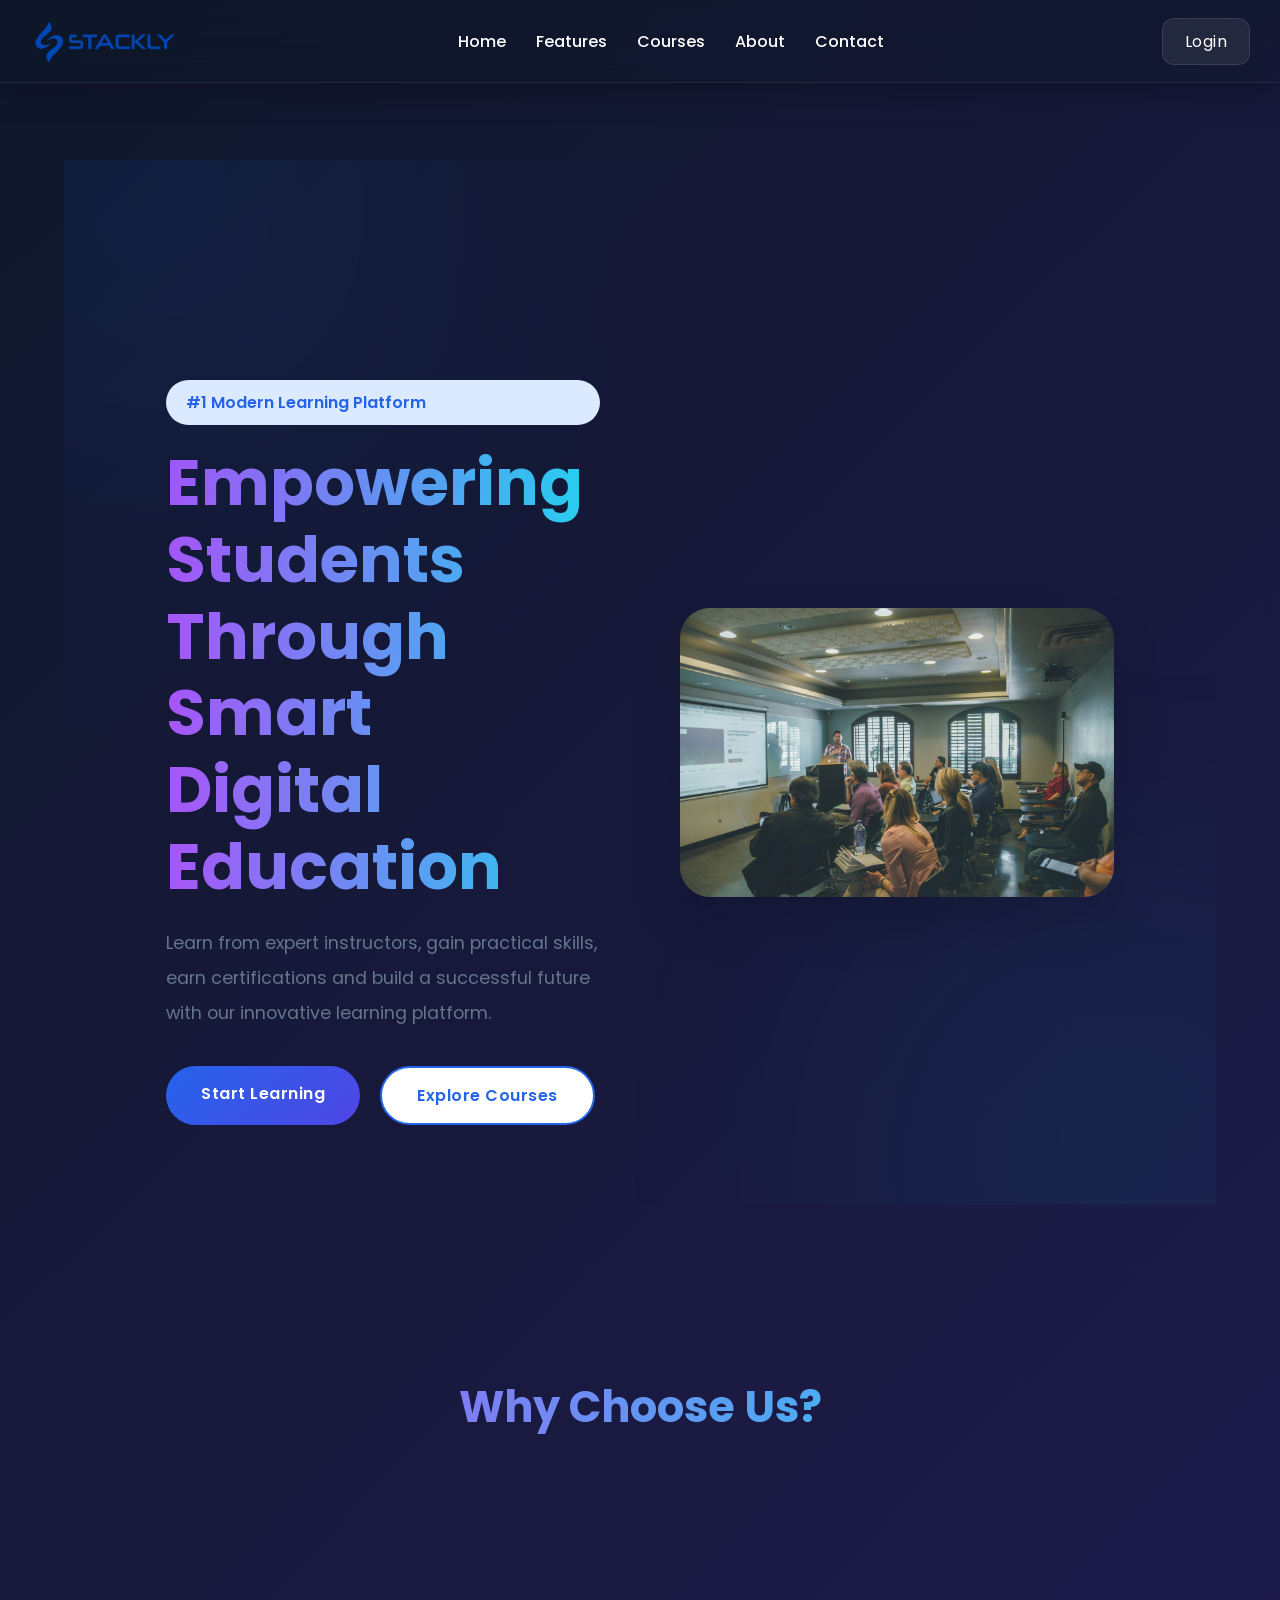
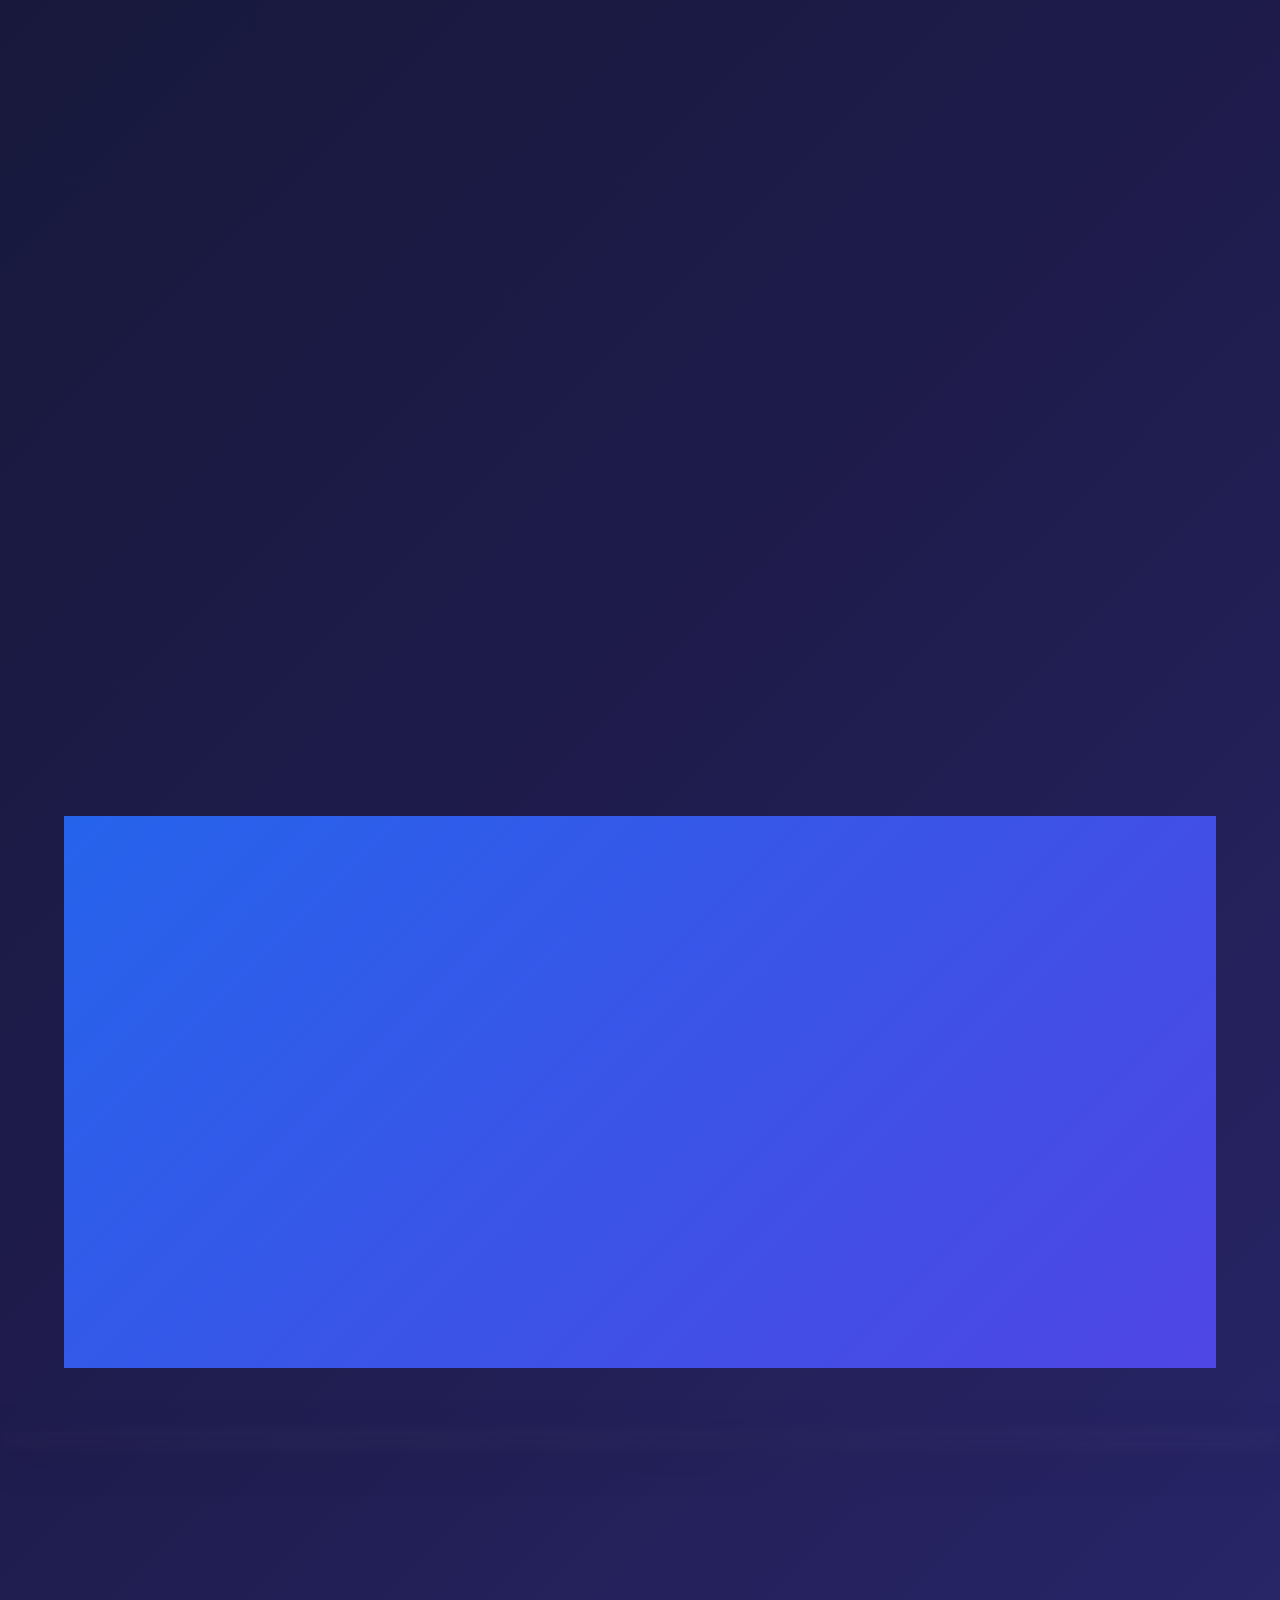
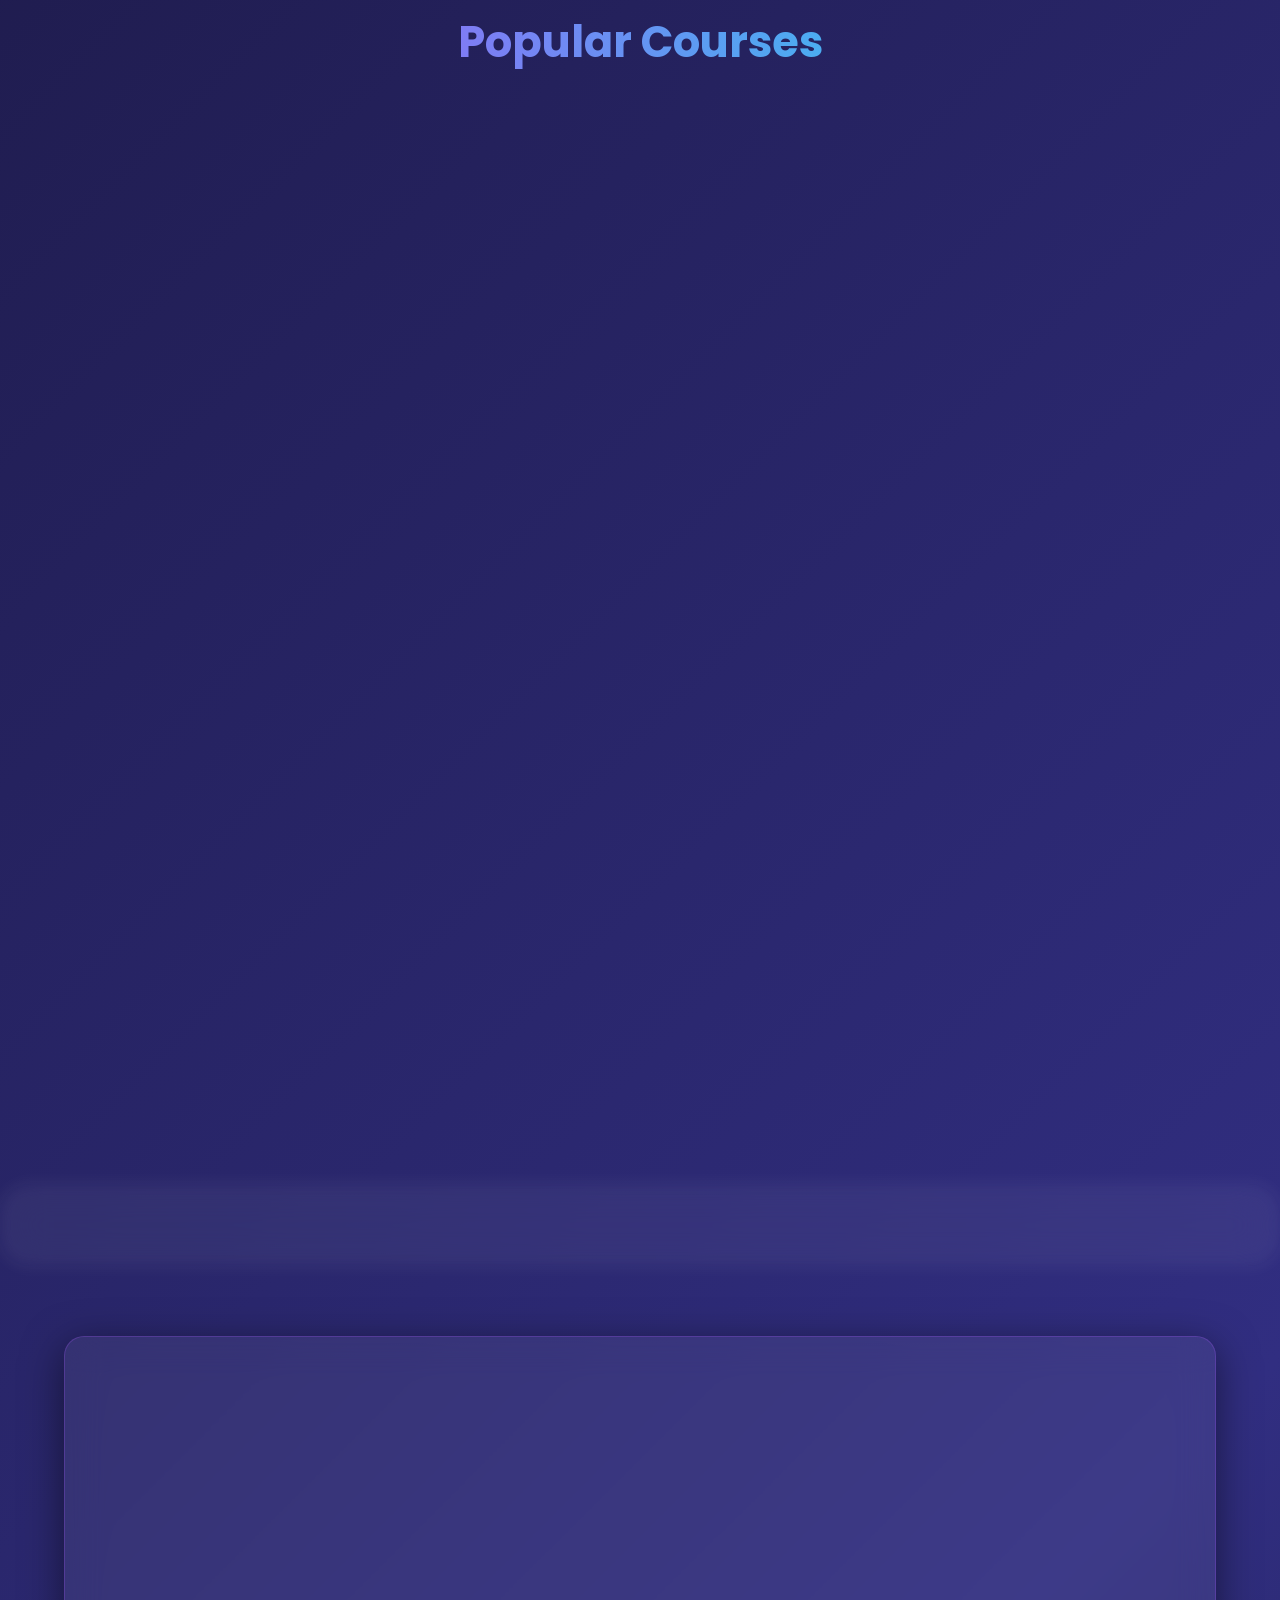
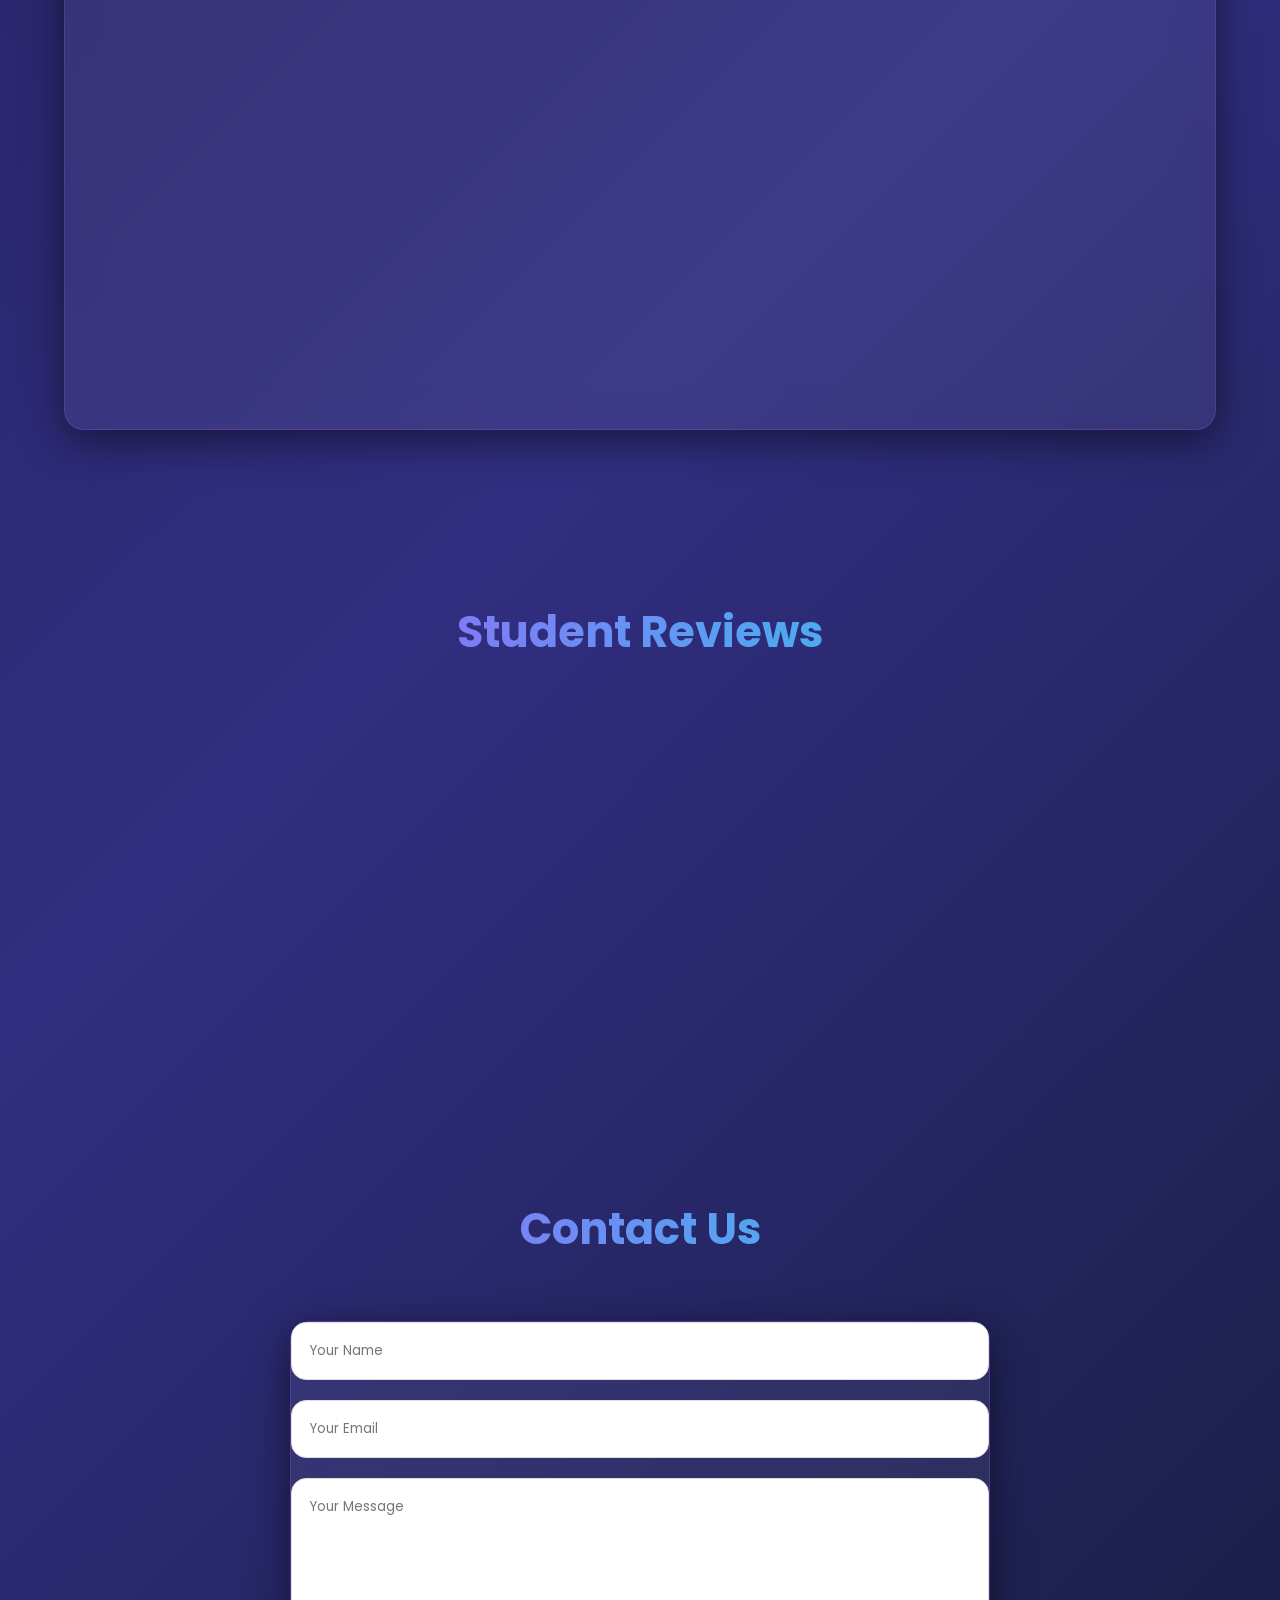
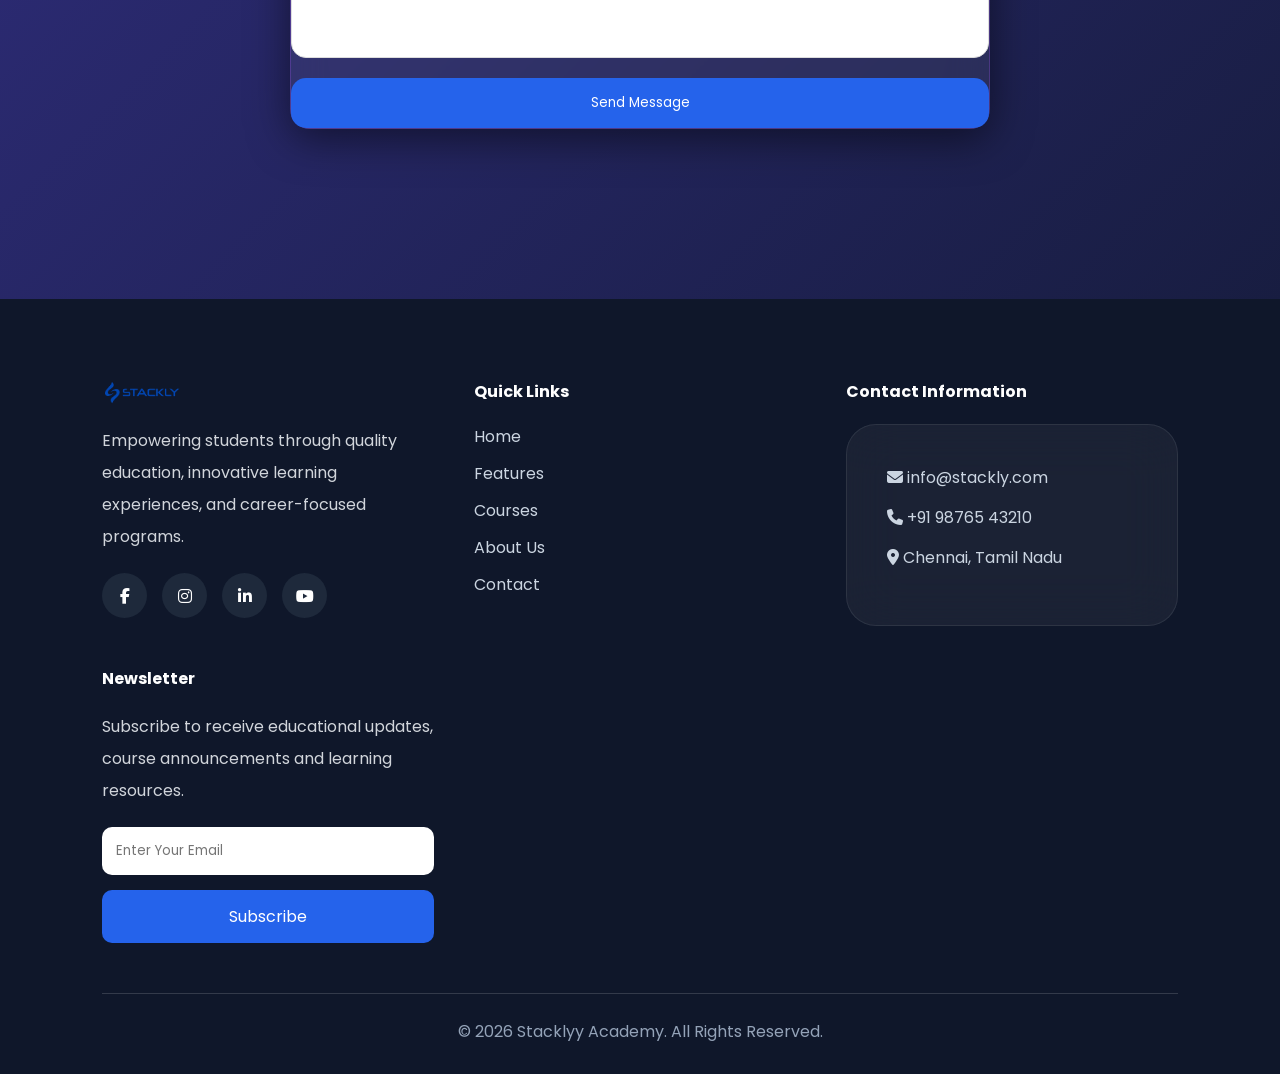
<file: index.html>
<!DOCTYPE html>
<html lang="en">
<head>
    <meta charset="UTF-8">
    <meta name="viewport" content="width=device-width, initial-scale=1.0">
    <title> Education</title>

    <link rel="stylesheet" href="style.css">

    <link rel="stylesheet"
        href="https://cdnjs.cloudflare.com/ajax/libs/font-awesome/6.5.1/css/all.min.css">
</head>
<body>
    <!-- HEADER -->
    <header>
        <nav class="navbar">
              <img src="./assesst/IMG_7017.webp"
         alt="Logo"
         class="loader-logo">
            </div>

            <ul class="nav-links">
                <li><a href="index.html">Home</a></li>
                <li><a href="features.html">Features</a></li>
                <li><a href="courses.html">Courses</a></li>
                <li><a href="about.html">About</a></li>
                <li><a href="contact.html">Contact</a></li>
            </ul>

             <!-- LOGIN BUTTON (FIXED) -->
        <a href="#" class="login-btn" onclick="openAuth()">Login</a>
                    

            <div class="menu-btn">
                <i class="fa-solid fa-bars"></i>
            </div>
        </nav>
    </header>

    <!-- HERO -->
    <section class="hero" id="home">
             <div class="hero-content reveal"></div>
             <div class="hero-image reveal"></div>
        <div class="hero-content">

            <span class="tag">#1 Modern Learning Platform</span>

            <h1>
                Empowering Students Through
                Smart Digital Education
            </h1>

            <p>
                Learn from expert instructors, gain practical skills,
                earn certifications and build a successful future
                with our innovative learning platform.
            </p>

            <div class="hero-buttons">
                  <a href="404.html" class="primary-btn">Start Learning</a>
    <a href="404.html" class="secondary-btn">Explore Courses</a>
            </div>

        </div>

        <div class="hero-image">
            <img src="./assesst/homepage1.webp"
                alt="Students">
        </div>

    </section>

    <!-- FEATURES -->

    

    <section class="features" id="features">

        <h2 class="section-title">Why Choose Us?</h2>

        <div class="feature-grid">

            <div class="feature-card">
                <i class="fa-solid fa-user-graduate"></i>
                <h3>Expert Faculty</h3>
                <p>
                    Learn from experienced teachers and industry professionals.
                </p>
            </div>

            <div class="feature-card">
                <i class="fa-solid fa-laptop"></i>
                <h3>Online Learning</h3>
                <p>
                    Study anytime and anywhere with flexible schedules.
                </p>
            </div>

            <div class="feature-card">
                <i class="fa-solid fa-certificate"></i>
                <h3>Certification</h3>
                <p>
                    Earn globally recognized certificates after completion.
                </p>
            </div>

            <div class="feature-card">
                <i class="fa-solid fa-briefcase"></i>
                <h3>Career Support</h3>
                <p>
                    Placement assistance and career guidance for students.
                </p>
            </div>

        </div>

    </section>

    <!-- STATS -->

    <section class="stats">

        <div class="stat-box">
            <h2 class="counter" data-target="10000+">0</h2>
            <p>Students</p>
        </div>

        <div class="stat-box">
            <h2 class="counter" data-target="40+">0</h2>
            <p>Courses</p>
        </div>

        <div class="stat-box">
            <h2 class="counter" data-target="70+">0</h2>
            <p>Teachers</p>
        </div>

        <div class="stat-box">
            <h2 class="counter" data-target="95">0</h2>
            <p>Success Rate %</p>
        </div>

    </section>

    <!-- COURSES -->
     <div class="course-card reveal"></div>

    <section class="courses" id="courses">

        <h2 class="section-title">Popular Courses</h2>

        <div class="course-grid">

            <div class="course-card">
                <img src="./assesst/course1.webp" alt="Web Development">
                <h3>Web Development</h3>
                <p>
                    HTML, CSS, JavaScript, React and modern web technologies.
                </p>
                <button onclick="location.href='404.html'">Enroll Now</button>
            </div>

            <div class="course-card">
                <img src="./assesst/course2.webp" alt="Data Science">
                <h3>Data Science</h3>
                <p>
                    Data analysis, visualization and machine learning concepts.
                </p>
                <button>Enroll Now</button>
            </div>

            <div class="course-card">
                <img src="./assesst/course3.webp" alt="Artificial Intelligence">
                <h3>Artificial Intelligence</h3>
                <p>
                    Learn AI tools, neural networks and real-world projects.
                </p>
                <button>Enroll Now</button>
            </div>

        </div>

    </section>

    <!-- ABOUT -->

    <div class="about-content reveal"></div>
    <div class="about-image reveal"></div>

    <section class="about" id="about">

        <div class="about-content">

            <h2>Transforming Education For The Future</h2>

            <p>
                Stackly Academy provides innovative learning experiences,
                combining technology and education to help students achieve
                their academic and professional goals.
            </p>

        <a href="404.html">
    <button>Read More</button>
</a>

        </div>

        <div class="about-image">
            <img src="./assesst/homepage2.webp" alt="About Us">
        </div>

    </section>

    <!-- TESTIMONIAL -->

  

    <section class="testimonial">

        <h2 class="section-title">Student Reviews</h2>

        <div class="review-container">

            <div class="review-card">
                <p>
                    "Excellent platform with quality content and amazing instructors."
                </p>
                <h4>- Ajay Kumar</h4>
            </div>

            <div class="review-card">
                <p>
                    "The courses helped me secure my first software job."
                </p>
                <h4>- Priya Sharma</h4>
            </div>

            <div class="review-card">
                <p>
                    "Interactive lessons and certifications are very useful."
                </p>
                <h4>- Rahul Verma</h4>
            </div>

        </div>

    </section>

    <!-- CONTACT -->

    <form class="reveal"></form>

    <section class="contact" id="contact">

        <h2 class="section-title">Contact Us</h2>

        <form>

            <input type="text" placeholder="Your Name">

            <input type="email" placeholder="Your Email">

            <textarea placeholder="Your Message"></textarea>

            <button type="submit">Send Message</button>

        </form>

    </section>

    <!-- FOOTER -->

   <footer class="footer">

    <div class="container">

        <div class="row">

            <div class="col-lg-4">

                <a href="index.html">
                    <img src="./assesst/IMG_7017.webp"
                    class="footer-logo"
                    alt="EduNova Logo">
                </a>

                <p>
                    Empowering students through quality education,
                    innovative learning experiences, and career-focused programs.
                </p>

                <div class="social-icons">

                    <a href="404.html">
                        <i class="fab fa-facebook-f"></i>
                    </a>

                    <a href="404.html">
                        <i class="fab fa-instagram"></i>
                    </a>

                    <a href="404.html">
                        <i class="fab fa-linkedin-in"></i>
                    </a>

                    <a href="404.html">
                        <i class="fab fa-youtube"></i>
                    </a>

                </div>

            </div>

            <div class="col-lg-2">

                <h4>Quick Links</h4>

                <ul class="footer-links">

                    <li><a href="index.html">Home</a></li>

                    <li><a href="features.html">Features</a></li>

                    <li><a href="courses.html">Courses</a></li>

                    <li><a href="about.html">About Us</a></li>

                    <li><a href="contact.html">Contact</a></li>

                </ul>

            </div>

            <div class="col-lg-3">

                <h4>Contact Information</h4>

                <ul class="contact-info">

                    <li>
                        <i class="fas fa-envelope"></i>
                        info@stackly.com
                    </li>

                    <li>
                        <i class="fas fa-phone"></i>
                        +91 98765 43210
                    </li>

                    <li>
                        <i class="fas fa-map-marker-alt"></i>
                        Chennai, Tamil Nadu
                    </li>

                </ul>

            </div>

            <div class="col-lg-3">

                <h4>Newsletter</h4>

                <p>
                    Subscribe to receive educational updates,
                    course announcements and learning resources.
                </p>

                <div class="newsletter">

                    <input type="email"
                    placeholder="Enter Your Email">

                    <a href="404.html"
                    class="subscribe-btn">
                        Subscribe
                    </a>

                </div>

            </div>

        </div>

        <div class="footer-bottom">
            © 2026 Stacklyy Academy.
            All Rights Reserved.
        </div>

    </div>

</footer>
<!-- LOGIN MODAL -->
<div class="auth-modal" id="loginModal">

  <div class="auth-box">

    <span class="close" onclick="closeAuth()">&times;</span>

    <h2>Login</h2>

    <!-- LOGIN -->
    <div id="loginBox">

      <select id="loginRole">
        <option value="student">Student</option>
        <option value="admin">Admin</option>
      </select>

      <input type="email" id="loginEmail" placeholder="Email">
      <input type="password" id="loginPassword" placeholder="Password">

      <button onclick="loginUser()">Login</button>

      <p onclick="showSignup()">Create Account</p>
      <p onclick="showForgot()">Forgot Password?</p>

    </div>

    <!-- SIGNUP -->
    <div id="signupBox" style="display:none;">

      <input type="text" id="signupName" placeholder="Full Name">
      <input type="email" id="signupEmail" placeholder="Email">
      <input type="password" id="signupPassword" placeholder="Password">

      <select id="signupRole">
        <option value="student">Student</option>
        <option value="admin">Admin</option>
      </select>

      <button onclick="signupUser()">Sign Up</button>

      <p onclick="showLogin()">Back to Login</p>

    </div>

    <!-- FORGOT -->
    <div id="forgotBox" style="display:none;">

      <input type="email" id="forgotEmail" placeholder="Enter Email">

      <button onclick="forgotPassword()">Reset Password</button>

      <p onclick="showLogin()">Back to Login</p>

    </div>

  </div>

</div>
  <script src="main.js"></script>
</body>
</html>
</file>
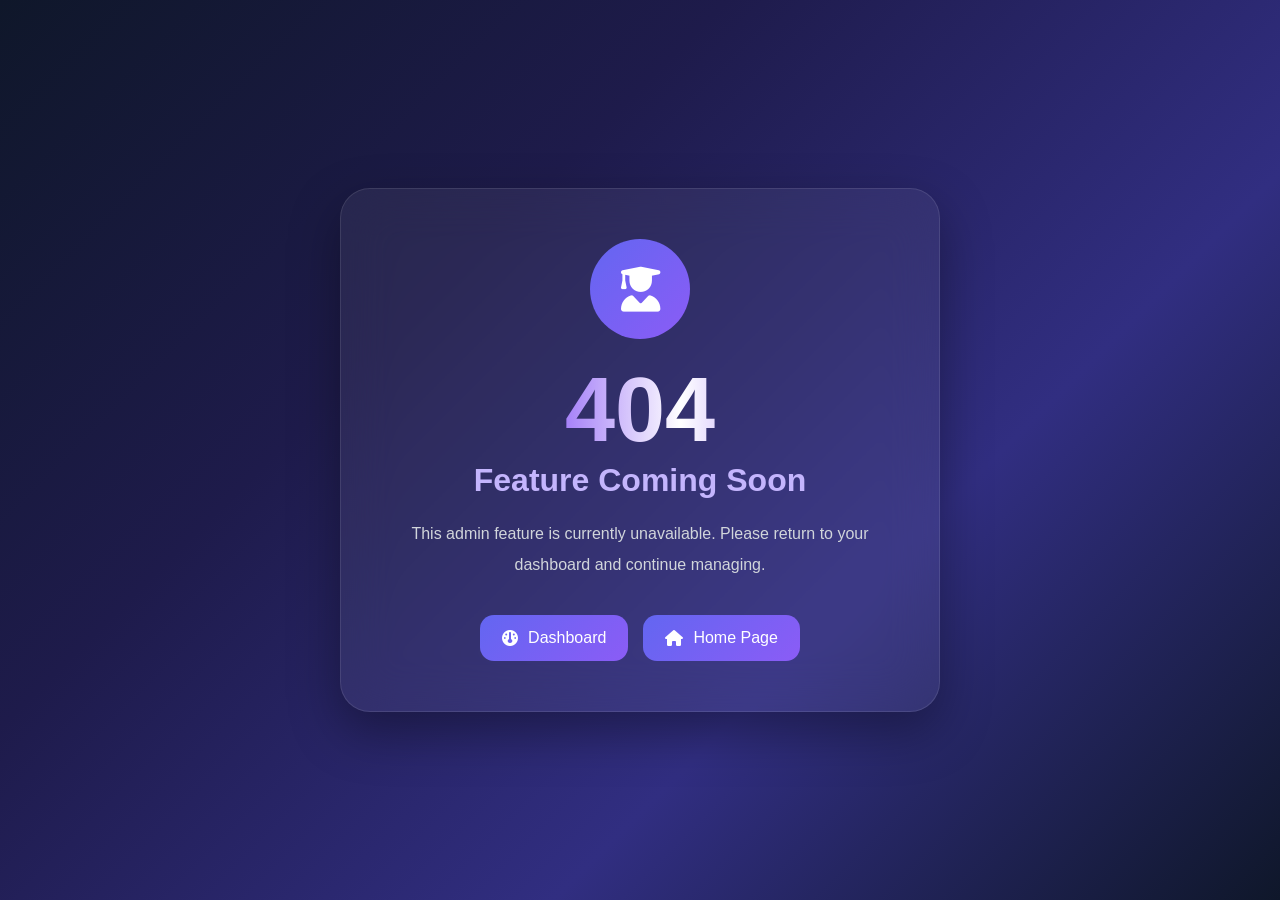
<file: 404admin.html>
<!DOCTYPE html>
<html lang="en">
<head>
<meta charset="UTF-8">
<meta name="viewport" content="width=device-width, initial-scale=1.0">
<title>Admin Page Not Available</title>

<link rel="stylesheet" href="404user.css">
<link rel="stylesheet" href="https://cdnjs.cloudflare.com/ajax/libs/font-awesome/6.5.1/css/all.min.css">
</head>

<body>

<div class="container">

    <div class="card">

        <div class="icon">
            <i class="fa-solid fa-user-graduate"></i>
        </div>

        <h1>404</h1>

        <h2>Feature Coming Soon</h2>

        <p>
            This admin feature is currently unavailable.
            Please return to your dashboard and continue managing.
        </p>

        <div class="btn-group">

            <a href="admin-dashboard.html" class="btn">
                <i class="fa-solid fa-gauge"></i>
                 Dashboard
            </a>

            <a href="index.html" class="btn">
                <i class="fa-solid fa-house"></i>
                Home Page
            </a>

        </div>

    </div>

</div>

</body>
</html>
</file>
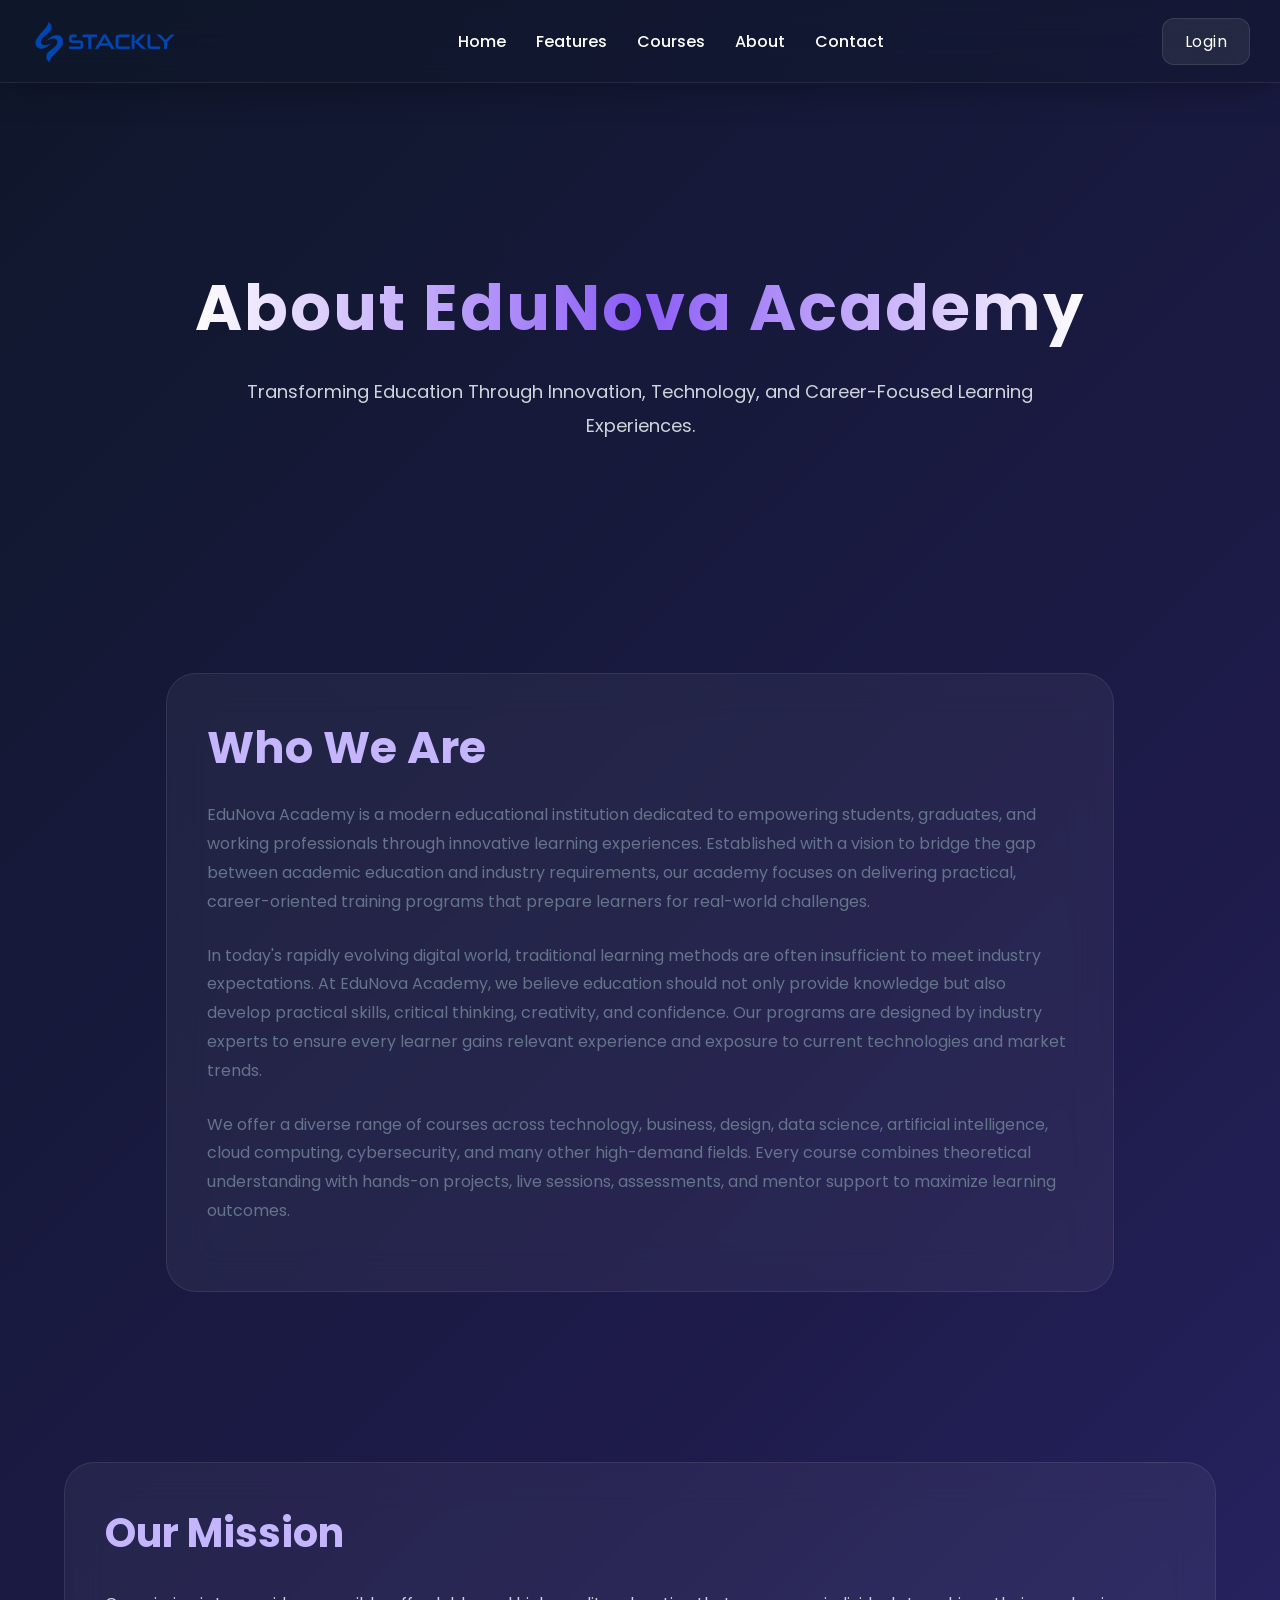
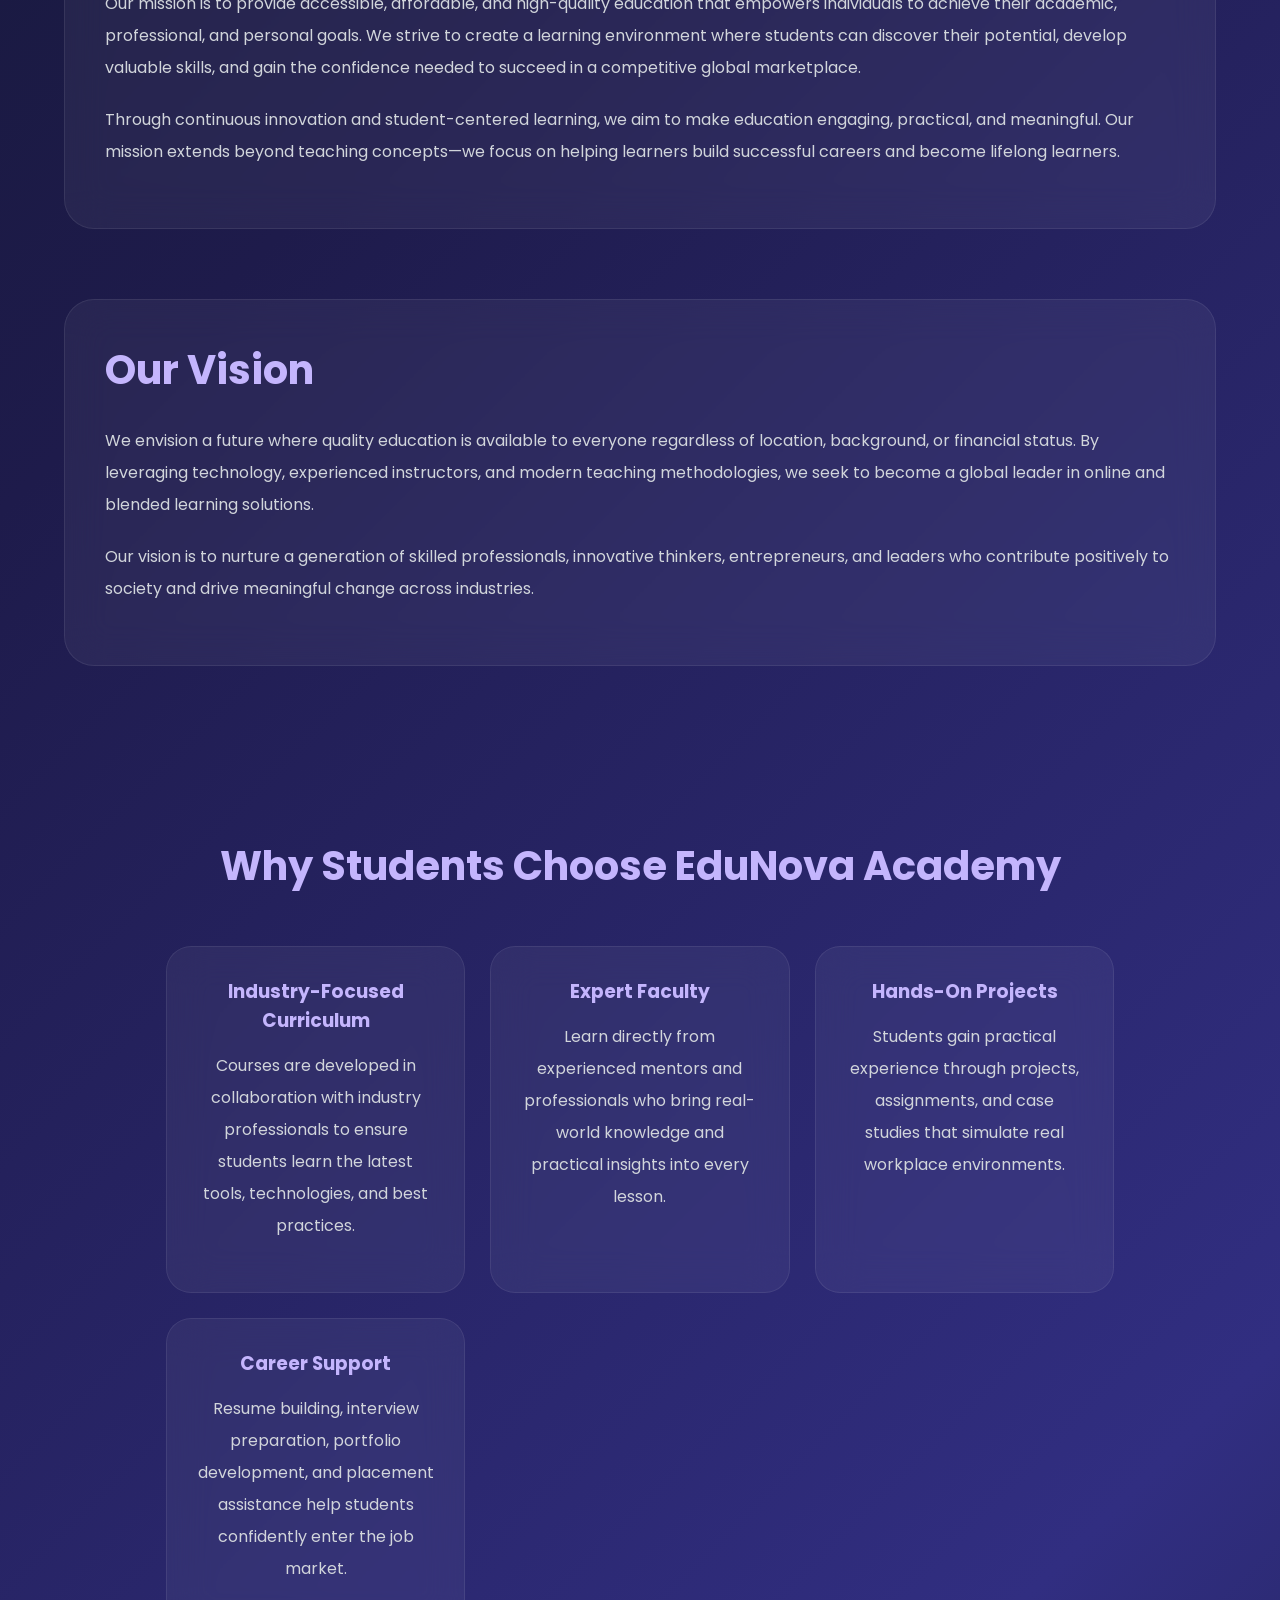
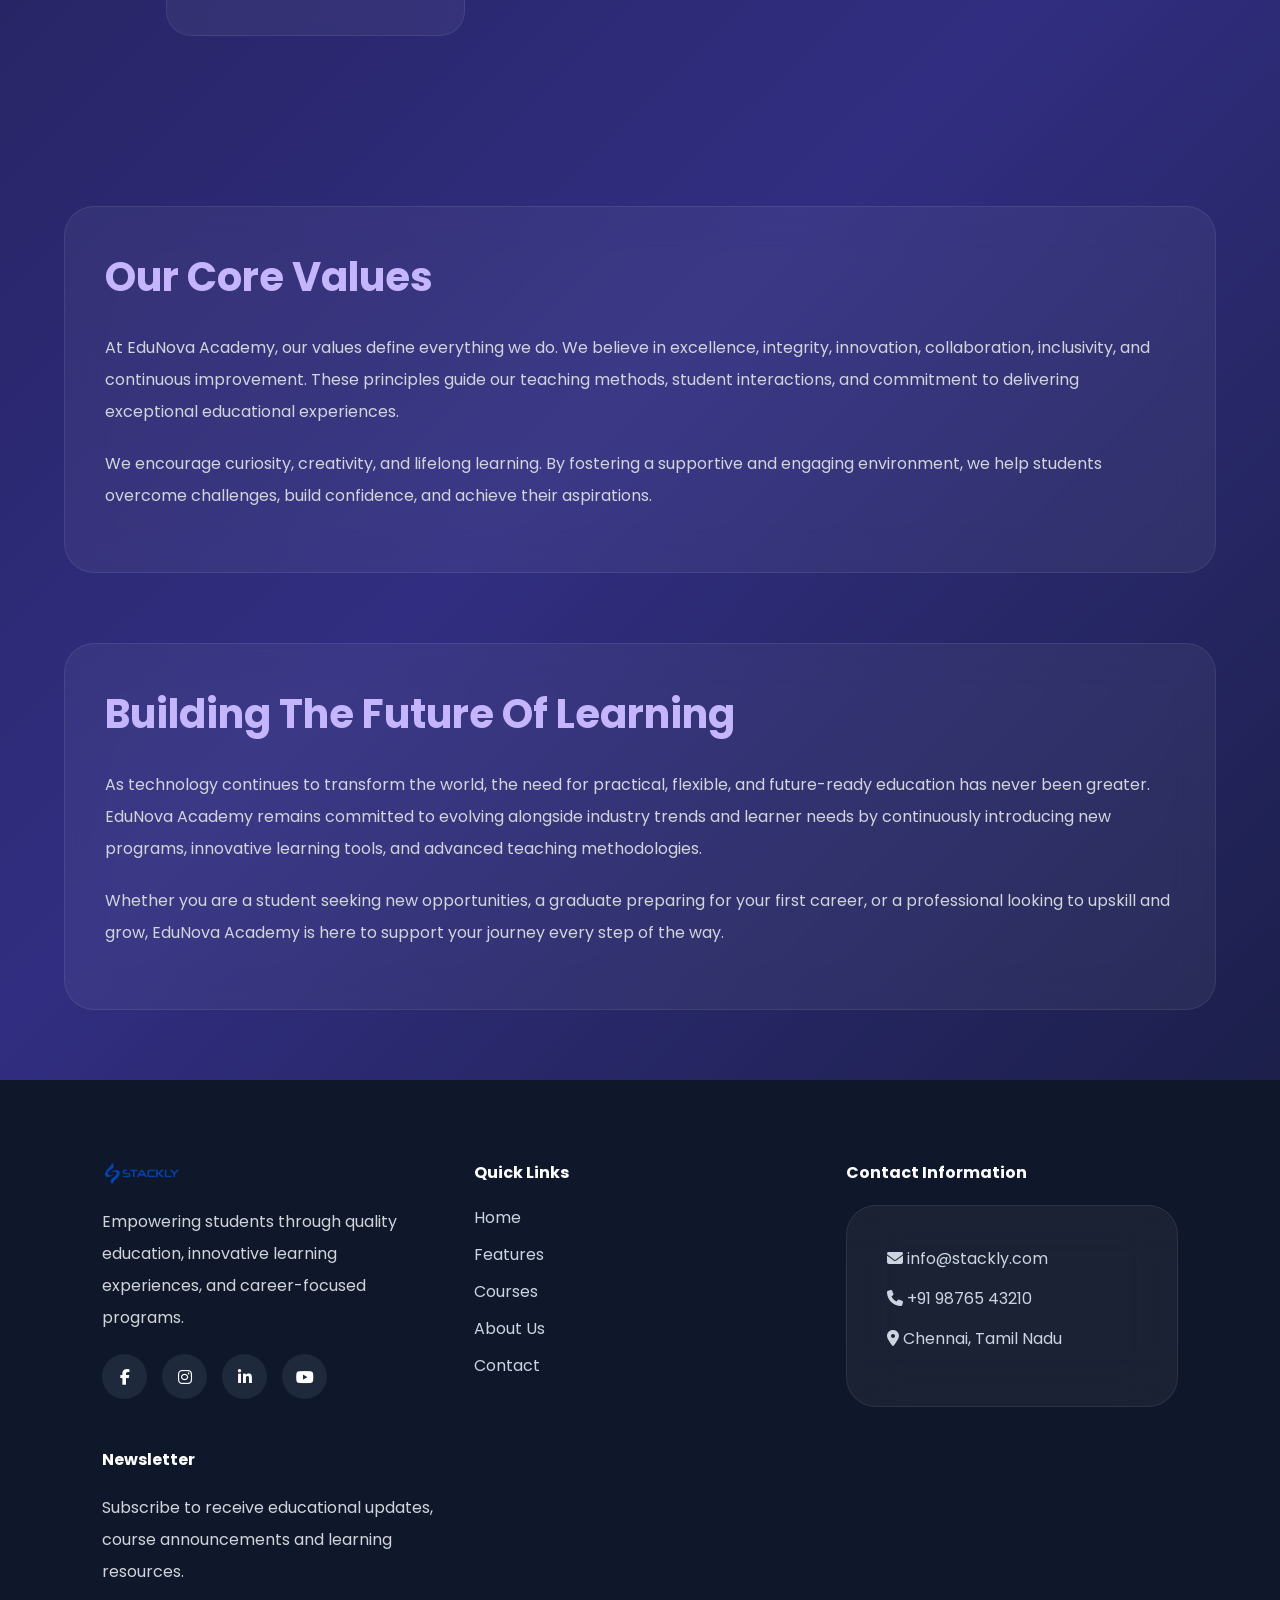
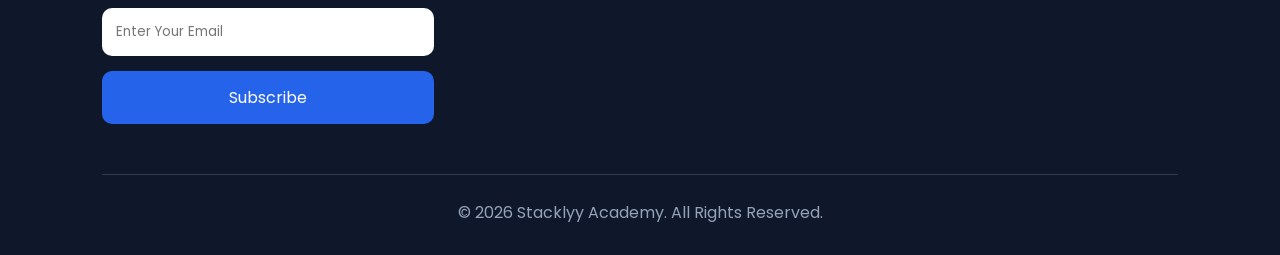
<file: about.html>
<!DOCTYPE html>
<html lang="en">
<head>
    <meta charset="UTF-8">
    <meta name="viewport" content="width=device-width, initial-scale=1.0">
    <title> Education</title>

    <link rel="stylesheet" href="style.css">

    <link rel="stylesheet"
        href="https://cdnjs.cloudflare.com/ajax/libs/font-awesome/6.5.1/css/all.min.css">
</head>
<body>
    <!-- HEADER -->
    <header>
        <nav class="navbar">
              <img src="./assesst/IMG_7017.webp"
         alt="Logo"
         class="loader-logo">
            </div>

            <ul class="nav-links">
                <li><a href="index.html">Home</a></li>
                <li><a href="features.html">Features</a></li>
                <li><a href="courses.html">Courses</a></li>
                <li><a href="about.html">About</a></li>
                <li><a href="contact.html">Contact</a></li>
            </ul>

             <!-- LOGIN BUTTON (FIXED) -->
        <a href="#" class="login-btn" onclick="openAuth()">Login</a>
                    

            <div class="menu-btn">
                <i class="fa-solid fa-bars"></i>
            </div>
        </nav>
    </header>

    <!-- ABOUT BANNER -->

<section class="page-banner">

    <h1>About EduNova Academy</h1>

    <p>
        Transforming Education Through Innovation, Technology,
        and Career-Focused Learning Experiences.
    </p>

</section>

<!-- ABOUT INTRO -->

<section class="about-section">

    <div class="about-content">

        <h2>Who We Are</h2>

        <p>
            EduNova Academy is a modern educational institution dedicated
            to empowering students, graduates, and working professionals
            through innovative learning experiences. Established with a
            vision to bridge the gap between academic education and
            industry requirements, our academy focuses on delivering
            practical, career-oriented training programs that prepare
            learners for real-world challenges.
        </p>

        <p>
            In today's rapidly evolving digital world, traditional learning
            methods are often insufficient to meet industry expectations.
            At EduNova Academy, we believe education should not only provide
            knowledge but also develop practical skills, critical thinking,
            creativity, and confidence. Our programs are designed by
            industry experts to ensure every learner gains relevant
            experience and exposure to current technologies and market trends.
        </p>

        <p>
            We offer a diverse range of courses across technology,
            business, design, data science, artificial intelligence,
            cloud computing, cybersecurity, and many other high-demand
            fields. Every course combines theoretical understanding with
            hands-on projects, live sessions, assessments, and mentor
            support to maximize learning outcomes.
        </p>

    </div>

</section>

<!-- OUR MISSION -->

<section class="mission-section">

    <h2>Our Mission</h2>

    <p>
        Our mission is to provide accessible, affordable, and high-quality
        education that empowers individuals to achieve their academic,
        professional, and personal goals. We strive to create a learning
        environment where students can discover their potential, develop
        valuable skills, and gain the confidence needed to succeed in a
        competitive global marketplace.
    </p>

    <p>
        Through continuous innovation and student-centered learning,
        we aim to make education engaging, practical, and meaningful.
        Our mission extends beyond teaching concepts—we focus on helping
        learners build successful careers and become lifelong learners.
    </p>

</section>

<!-- OUR VISION -->

<section class="vision-section">

    <h2>Our Vision</h2>

    <p>
        We envision a future where quality education is available to
        everyone regardless of location, background, or financial status.
        By leveraging technology, experienced instructors, and modern
        teaching methodologies, we seek to become a global leader in
        online and blended learning solutions.
    </p>

    <p>
        Our vision is to nurture a generation of skilled professionals,
        innovative thinkers, entrepreneurs, and leaders who contribute
        positively to society and drive meaningful change across industries.
    </p>

</section>

<!-- WHY CHOOSE US -->

<section class="why-us">

    <h2>Why Students Choose EduNova Academy</h2>

    <div class="why-grid">

        <div>
            <h3>Industry-Focused Curriculum</h3>

            <p>
                Courses are developed in collaboration with industry
                professionals to ensure students learn the latest tools,
                technologies, and best practices.
            </p>
        </div>

        <div>
            <h3>Expert Faculty</h3>

            <p>
                Learn directly from experienced mentors and professionals
                who bring real-world knowledge and practical insights
                into every lesson.
            </p>
        </div>

        <div>
            <h3>Hands-On Projects</h3>

            <p>
                Students gain practical experience through projects,
                assignments, and case studies that simulate real
                workplace environments.
            </p>
        </div>

        <div>
            <h3>Career Support</h3>

            <p>
                Resume building, interview preparation, portfolio
                development, and placement assistance help students
                confidently enter the job market.
            </p>
        </div>

    </div>

</section>

<!-- OUR VALUES -->

<section class="values">

    <h2>Our Core Values</h2>

    <p>
        At EduNova Academy, our values define everything we do.
        We believe in excellence, integrity, innovation, collaboration,
        inclusivity, and continuous improvement. These principles guide
        our teaching methods, student interactions, and commitment to
        delivering exceptional educational experiences.
    </p>

    <p>
        We encourage curiosity, creativity, and lifelong learning.
        By fostering a supportive and engaging environment, we help
        students overcome challenges, build confidence, and achieve
        their aspirations.
    </p>

</section>

<!-- FUTURE -->

<section class="future-section">

    <h2>Building The Future Of Learning</h2>

    <p>
        As technology continues to transform the world, the need for
        practical, flexible, and future-ready education has never been
        greater. EduNova Academy remains committed to evolving alongside
        industry trends and learner needs by continuously introducing
        new programs, innovative learning tools, and advanced teaching
        methodologies.
    </p>

    <p>
        Whether you are a student seeking new opportunities, a graduate
        preparing for your first career, or a professional looking to
        upskill and grow, EduNova Academy is here to support your
        journey every step of the way.
    </p>

</section>

<!-- FOOTER -->

   <footer class="footer">

    <div class="container">

        <div class="row">

            <div class="col-lg-4">

                <a href="index.html">
                    <img src="./assesst/IMG_7017.webp"
                    class="footer-logo"
                    alt="EduNova Logo">
                </a>

                <p>
                    Empowering students through quality education,
                    innovative learning experiences, and career-focused programs.
                </p>

                <div class="social-icons">

                    <a href="404.html">
                        <i class="fab fa-facebook-f"></i>
                    </a>

                    <a href="404.html">
                        <i class="fab fa-instagram"></i>
                    </a>

                    <a href="404.html">
                        <i class="fab fa-linkedin-in"></i>
                    </a>

                    <a href="404.html">
                        <i class="fab fa-youtube"></i>
                    </a>

                </div>

            </div>

            <div class="col-lg-2">

                <h4>Quick Links</h4>

                <ul class="footer-links">

                    <li><a href="index.html">Home</a></li>

                    <li><a href="features.html">Features</a></li>

                    <li><a href="courses.html">Courses</a></li>

                    <li><a href="about.html">About Us</a></li>

      

                    <li><a href="contact.html">Contact</a></li>

                </ul>

            </div>

            <div class="col-lg-3">

                <h4>Contact Information</h4>

                <ul class="contact-info">

                    <li>
                        <i class="fas fa-envelope"></i>
                        info@stackly.com
                    </li>

                    <li>
                        <i class="fas fa-phone"></i>
                        +91 98765 43210
                    </li>

                    <li>
                        <i class="fas fa-map-marker-alt"></i>
                        Chennai, Tamil Nadu
                    </li>

                </ul>

            </div>

            <div class="col-lg-3">

                <h4>Newsletter</h4>

                <p>
                    Subscribe to receive educational updates,
                    course announcements and learning resources.
                </p>

                <div class="newsletter">

                    <input type="email"
                    placeholder="Enter Your Email">

                    <a href="404.html"
                    class="subscribe-btn">
                        Subscribe
                    </a>

                </div>

            </div>

        </div>

        <div class="footer-bottom">
            © 2026 Stacklyy Academy.
            All Rights Reserved.
        </div>

    </div>

</footer>
<!-- LOGIN MODAL -->
<div class="auth-modal" id="loginModal">

  <div class="auth-box">

    <span class="close" onclick="closeAuth()">&times;</span>

    <h2>Login</h2>

    <!-- LOGIN -->
    <div id="loginBox">

      <select id="loginRole">
        <option value="student">Student</option>
        <option value="admin">Admin</option>
      </select>

      <input type="email" id="loginEmail" placeholder="Email">
      <input type="password" id="loginPassword" placeholder="Password">

      <button onclick="loginUser()">Login</button>

      <p onclick="showSignup()">Create Account</p>
      <p onclick="showForgot()">Forgot Password?</p>

    </div>

    <!-- SIGNUP -->
    <div id="signupBox" style="display:none;">

      <input type="text" id="signupName" placeholder="Full Name">
      <input type="email" id="signupEmail" placeholder="Email">
      <input type="password" id="signupPassword" placeholder="Password">

      <select id="signupRole">
        <option value="student">Student</option>
        <option value="admin">Admin</option>
      </select>

      <button onclick="signupUser()">Sign Up</button>

      <p onclick="showLogin()">Back to Login</p>

    </div>

    <!-- FORGOT -->
    <div id="forgotBox" style="display:none;">

      <input type="email" id="forgotEmail" placeholder="Enter Email">

      <button onclick="forgotPassword()">Reset Password</button>

      <p onclick="showLogin()">Back to Login</p>

    </div>

  </div>

</div>
 <script>
    const reveals = document.querySelectorAll(
'.about-content,.mission-section,.vision-section,.why-grid div,.values,.future-section'
);

window.addEventListener("scroll", () => {

    reveals.forEach(item => {

        const top = item.getBoundingClientRect().top;

        if(top < window.innerHeight - 100){
            item.classList.add("reveal","active");
        }
    });

});
 </script>
</body>
</html>
</file>
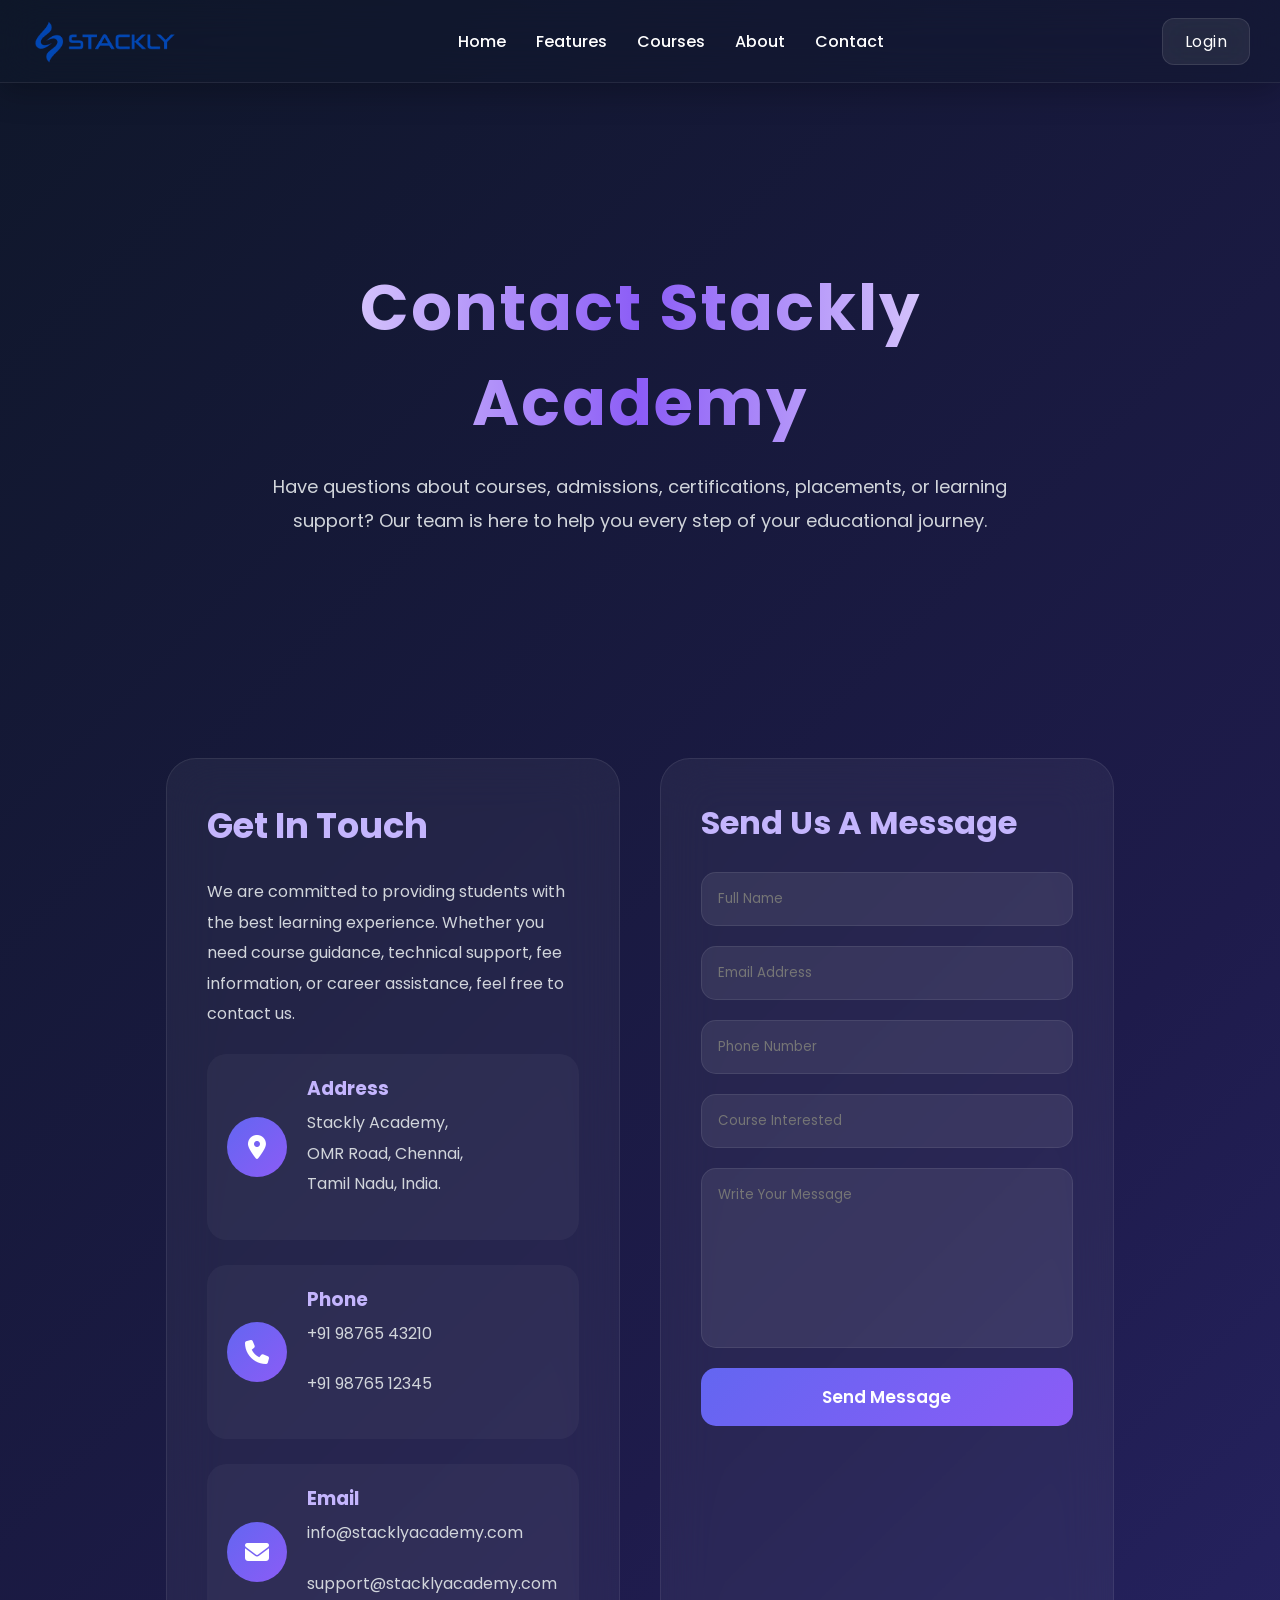
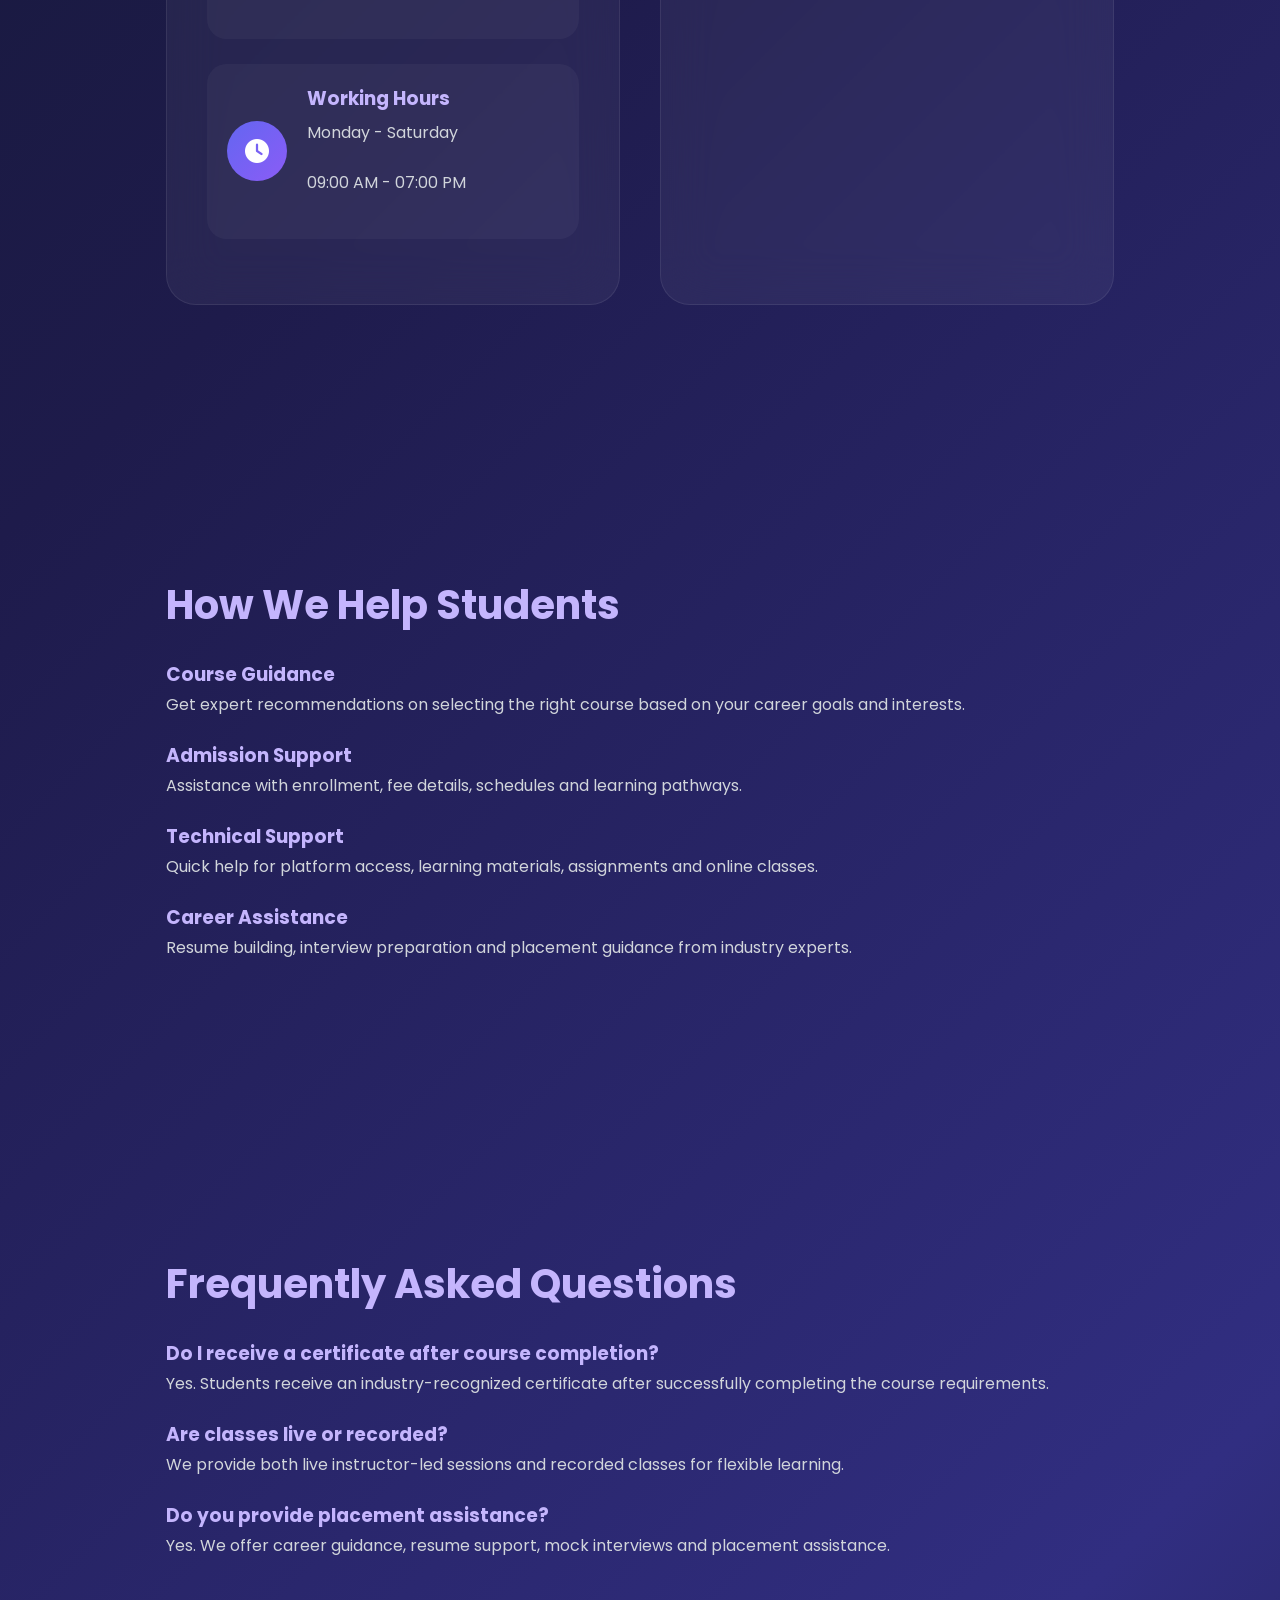
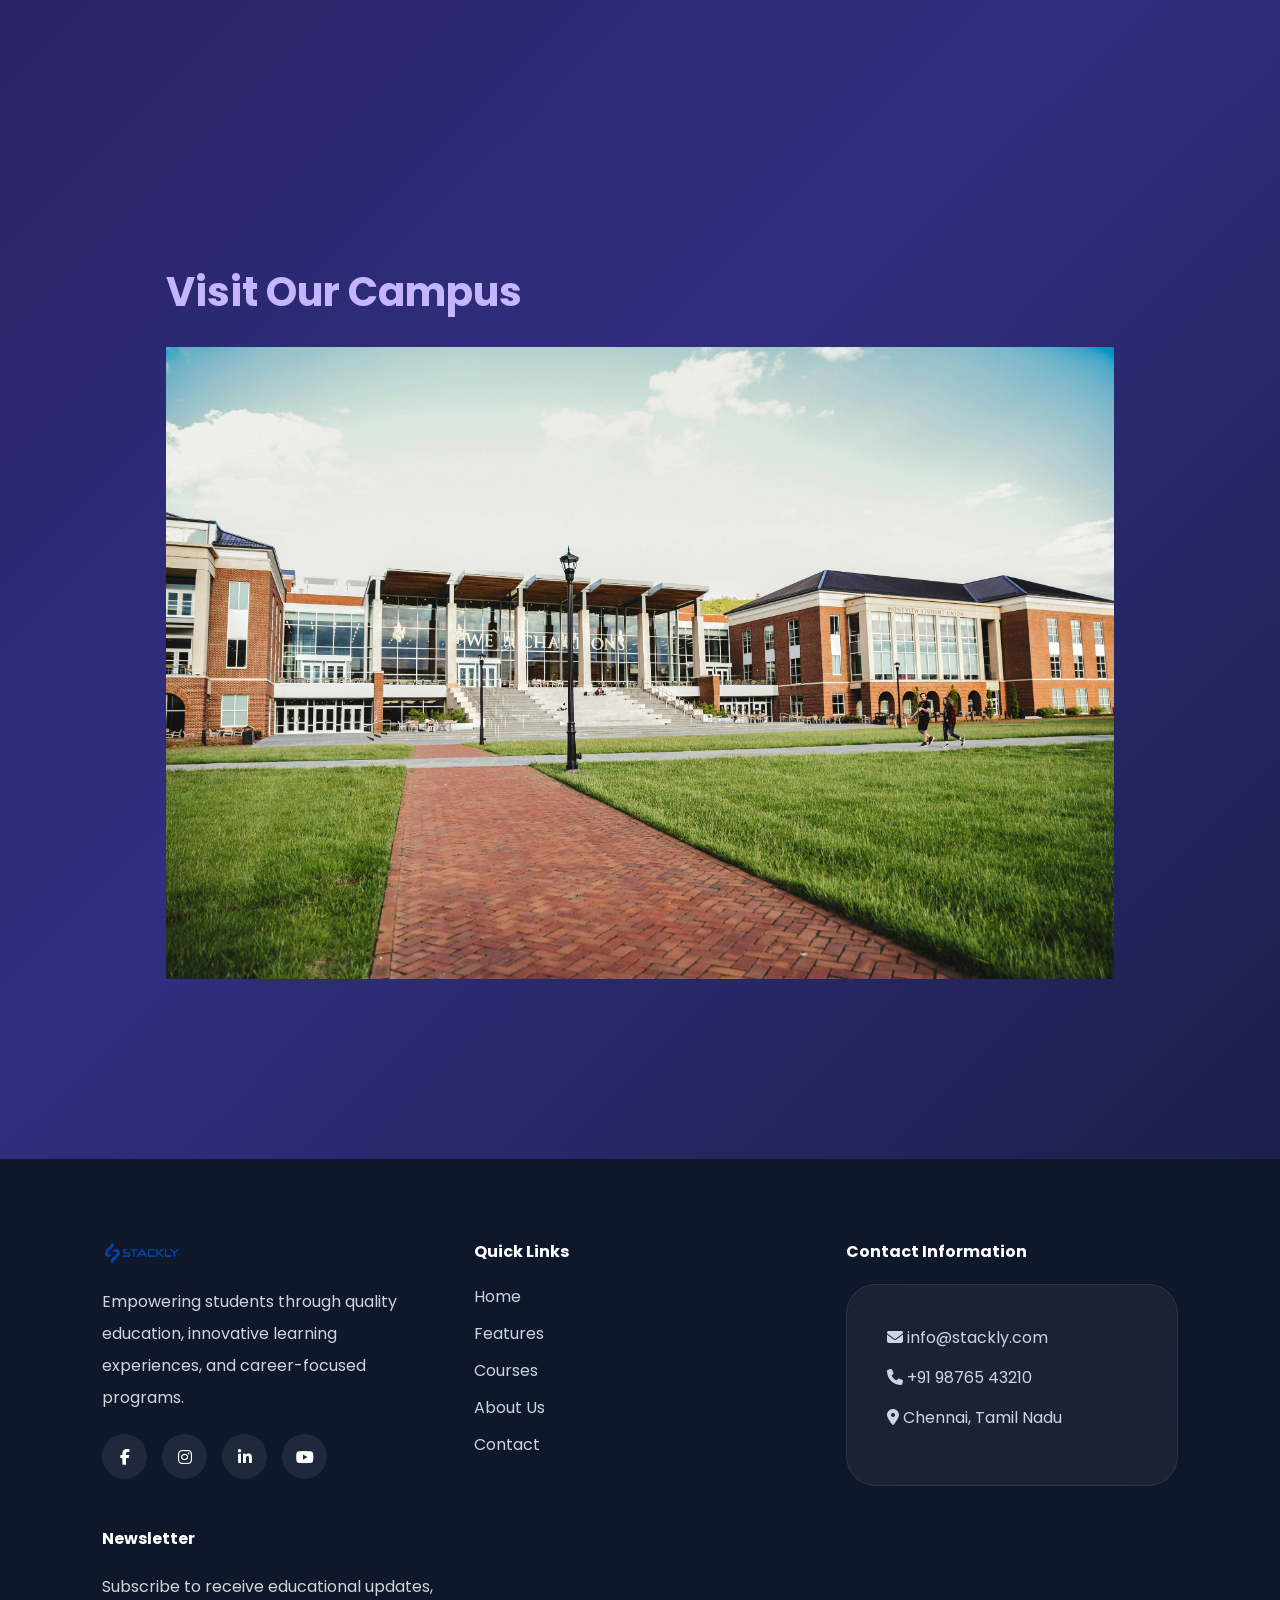
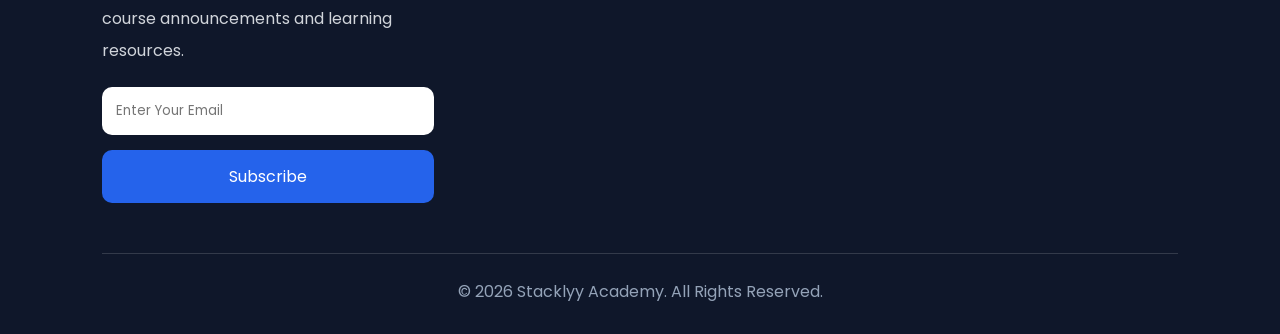
<file: contact.html>
<!DOCTYPE html>
<html lang="en">
<head>
    <meta charset="UTF-8">
    <meta name="viewport" content="width=device-width, initial-scale=1.0">
    <title> Education</title>

    <link rel="stylesheet" href="style.css">

    <link rel="stylesheet"
        href="https://cdnjs.cloudflare.com/ajax/libs/font-awesome/6.5.1/css/all.min.css">
</head>
<body>
    <!-- HEADER -->
    <header>
        <nav class="navbar">
              <img src="./assesst/IMG_7017.webp"
         alt="Logo"
         class="loader-logo">
            </div>

            <ul class="nav-links">
                <li><a href="index.html">Home</a></li>
                <li><a href="features.html">Features</a></li>
                <li><a href="courses.html">Courses</a></li>
                <li><a href="about.html">About</a></li>
                <li><a href="contact.html">Contact</a></li>
            </ul>

             <!-- LOGIN BUTTON (FIXED) -->
        <a href="#" class="login-btn" onclick="openAuth()">Login</a>
                    

            <div class="menu-btn">
                <i class="fa-solid fa-bars"></i>
            </div>
        </nav>
    </header>

    <!-- PAGE BANNER -->
<section class="page-banner">

    <h1>Contact Stackly Academy</h1>

    <p>
        Have questions about courses, admissions, certifications,
        placements, or learning support? Our team is here to help you
        every step of your educational journey.
    </p>

</section>

<!-- CONTACT SECTION -->

<section class="contact-section">

    <div class="contact-info">

        <h2>Get In Touch</h2>

        <p>
            We are committed to providing students with the best learning
            experience. Whether you need course guidance, technical support,
            fee information, or career assistance, feel free to contact us.
        </p>

        <div class="info-box">
            <i class="fas fa-map-marker-alt"></i>
            <div>
                <h3>Address</h3>
                <p>
                    Stackly Academy,<br>
                    OMR Road, Chennai,<br>
                    Tamil Nadu, India.
                </p>
            </div>
        </div>

        <div class="info-box">
            <i class="fas fa-phone"></i>
            <div>
                <h3>Phone</h3>
                <p>+91 98765 43210</p>
                <p>+91 98765 12345</p>
            </div>
        </div>

        <div class="info-box">
            <i class="fas fa-envelope"></i>
            <div>
                <h3>Email</h3>
                <p>info@stacklyacademy.com</p>
                <p>support@stacklyacademy.com</p>
            </div>
        </div>

        <div class="info-box">
            <i class="fas fa-clock"></i>
            <div>
                <h3>Working Hours</h3>
                <p>Monday - Saturday</p>
                <p>09:00 AM - 07:00 PM</p>
            </div>
        </div>

    </div>

    <!-- CONTACT FORM -->

    <div class="contact-form">

        <h2>Send Us A Message</h2>

        <form>

            <input type="text" placeholder="Full Name">

            <input type="email" placeholder="Email Address">

            <input type="tel" placeholder="Phone Number">

            <input type="text" placeholder="Course Interested">

            <textarea rows="6"
             placeholder="Write Your Message"></textarea>

            <button type="submit">
                Send Message
            </button>

        </form>

    </div>

</section>

<!-- WHY CONTACT US -->

<section class="support-section">

    <h2>How We Help Students</h2>

    <div class="support-grid">

        <div class="support-card">
            <h3>Course Guidance</h3>
            <p>
                Get expert recommendations on selecting the right
                course based on your career goals and interests.
            </p>
        </div>

        <div class="support-card">
            <h3>Admission Support</h3>
            <p>
                Assistance with enrollment, fee details,
                schedules and learning pathways.
            </p>
        </div>

        <div class="support-card">
            <h3>Technical Support</h3>
            <p>
                Quick help for platform access, learning materials,
                assignments and online classes.
            </p>
        </div>

        <div class="support-card">
            <h3>Career Assistance</h3>
            <p>
                Resume building, interview preparation and
                placement guidance from industry experts.
            </p>
        </div>

    </div>

</section>

<!-- FAQ -->

<section class="faq-section">

    <h2>Frequently Asked Questions</h2>

    <div class="faq-box">
        <h3>Do I receive a certificate after course completion?</h3>
        <p>
            Yes. Students receive an industry-recognized certificate
            after successfully completing the course requirements.
        </p>
    </div>

    <div class="faq-box">
        <h3>Are classes live or recorded?</h3>
        <p>
            We provide both live instructor-led sessions and
            recorded classes for flexible learning.
        </p>
    </div>

    <div class="faq-box">
        <h3>Do you provide placement assistance?</h3>
        <p>
            Yes. We offer career guidance, resume support,
            mock interviews and placement assistance.
        </p>
    </div>

</section>

<!-- MAP SECTION -->

<section class="map-section">

    <h2>Visit Our Campus</h2>

    <div class="map-box">

        <img src="./assesst/contact.webp"
             alt="Campus">

    </div>

</section>

<!-- FOOTER -->

   <footer class="footer">

    <div class="container">

        <div class="row">

            <div class="col-lg-4">

                <a href="index.html">
                    <img src="./assesst/IMG_7017.webp"
                    class="footer-logo"
                    alt="Stackly Logo">
                </a>

                <p>
                    Empowering students through quality education,
                    innovative learning experiences, and career-focused programs.
                </p>

                <div class="social-icons">

                    <a href="404.html">
                        <i class="fab fa-facebook-f"></i>
                    </a>

                    <a href="404.html">
                        <i class="fab fa-instagram"></i>
                    </a>

                    <a href="404.html">
                        <i class="fab fa-linkedin-in"></i>
                    </a>

                    <a href="404.html">
                        <i class="fab fa-youtube"></i>
                    </a>

                </div>

            </div>

            <div class="col-lg-2">

                <h4>Quick Links</h4>

                <ul class="footer-links">

                    <li><a href="index.html">Home</a></li>

                    <li><a href="features.html">Features</a></li>

                    <li><a href="courses.html">Courses</a></li>

                    <li><a href="about.html">About Us</a></li>

                    <li><a href="contact.html">Contact</a></li>

                </ul>

            </div>

            <div class="col-lg-3">

                <h4>Contact Information</h4>

                <ul class="contact-info">

                    <li>
                        <i class="fas fa-envelope"></i>
                        info@stackly.com
                    </li>

                    <li>
                        <i class="fas fa-phone"></i>
                        +91 98765 43210
                    </li>

                    <li>
                        <i class="fas fa-map-marker-alt"></i>
                        Chennai, Tamil Nadu
                    </li>

                </ul>

            </div>

            <div class="col-lg-3">

                <h4>Newsletter</h4>

                <p>
                    Subscribe to receive educational updates,
                    course announcements and learning resources.
                </p>

                <div class="newsletter">

                    <input type="email"
                    placeholder="Enter Your Email">

                    <a href="404.html"
                    class="subscribe-btn">
                        Subscribe
                    </a>

                </div>

            </div>

        </div>

        <div class="footer-bottom">
            © 2026 Stacklyy Academy.
            All Rights Reserved.
        </div>

    </div>

</footer>
<!-- LOGIN MODAL -->
<div class="auth-modal" id="loginModal">

  <div class="auth-box">

    <span class="close" onclick="closeAuth()">&times;</span>

    <h2>Login</h2>

    <!-- LOGIN -->
    <div id="loginBox">

      <select id="loginRole">
        <option value="student">Student</option>
        <option value="admin">Admin</option>
      </select>

      <input type="email" id="loginEmail" placeholder="Email">
      <input type="password" id="loginPassword" placeholder="Password">

      <button onclick="loginUser()">Login</button>

      <p onclick="showSignup()">Create Account</p>
      <p onclick="showForgot()">Forgot Password?</p>

    </div>

    <!-- SIGNUP -->
    <div id="signupBox" style="display:none;">

      <input type="text" id="signupName" placeholder="Full Name">
      <input type="email" id="signupEmail" placeholder="Email">
      <input type="password" id="signupPassword" placeholder="Password">

      <select id="signupRole">
        <option value="student">Student</option>
        <option value="admin">Admin</option>
      </select>

      <button onclick="signupUser()">Sign Up</button>

      <p onclick="showLogin()">Back to Login</p>

    </div>

    <!-- FORGOT -->
    <div id="forgotBox" style="display:none;">

      <input type="email" id="forgotEmail" placeholder="Enter Email">

      <button onclick="forgotPassword()">Reset Password</button>

      <p onclick="showLogin()">Back to Login</p>

    </div>

  </div>

</div>
  <script src="main.js"></script>
</body>
</html>
</file>
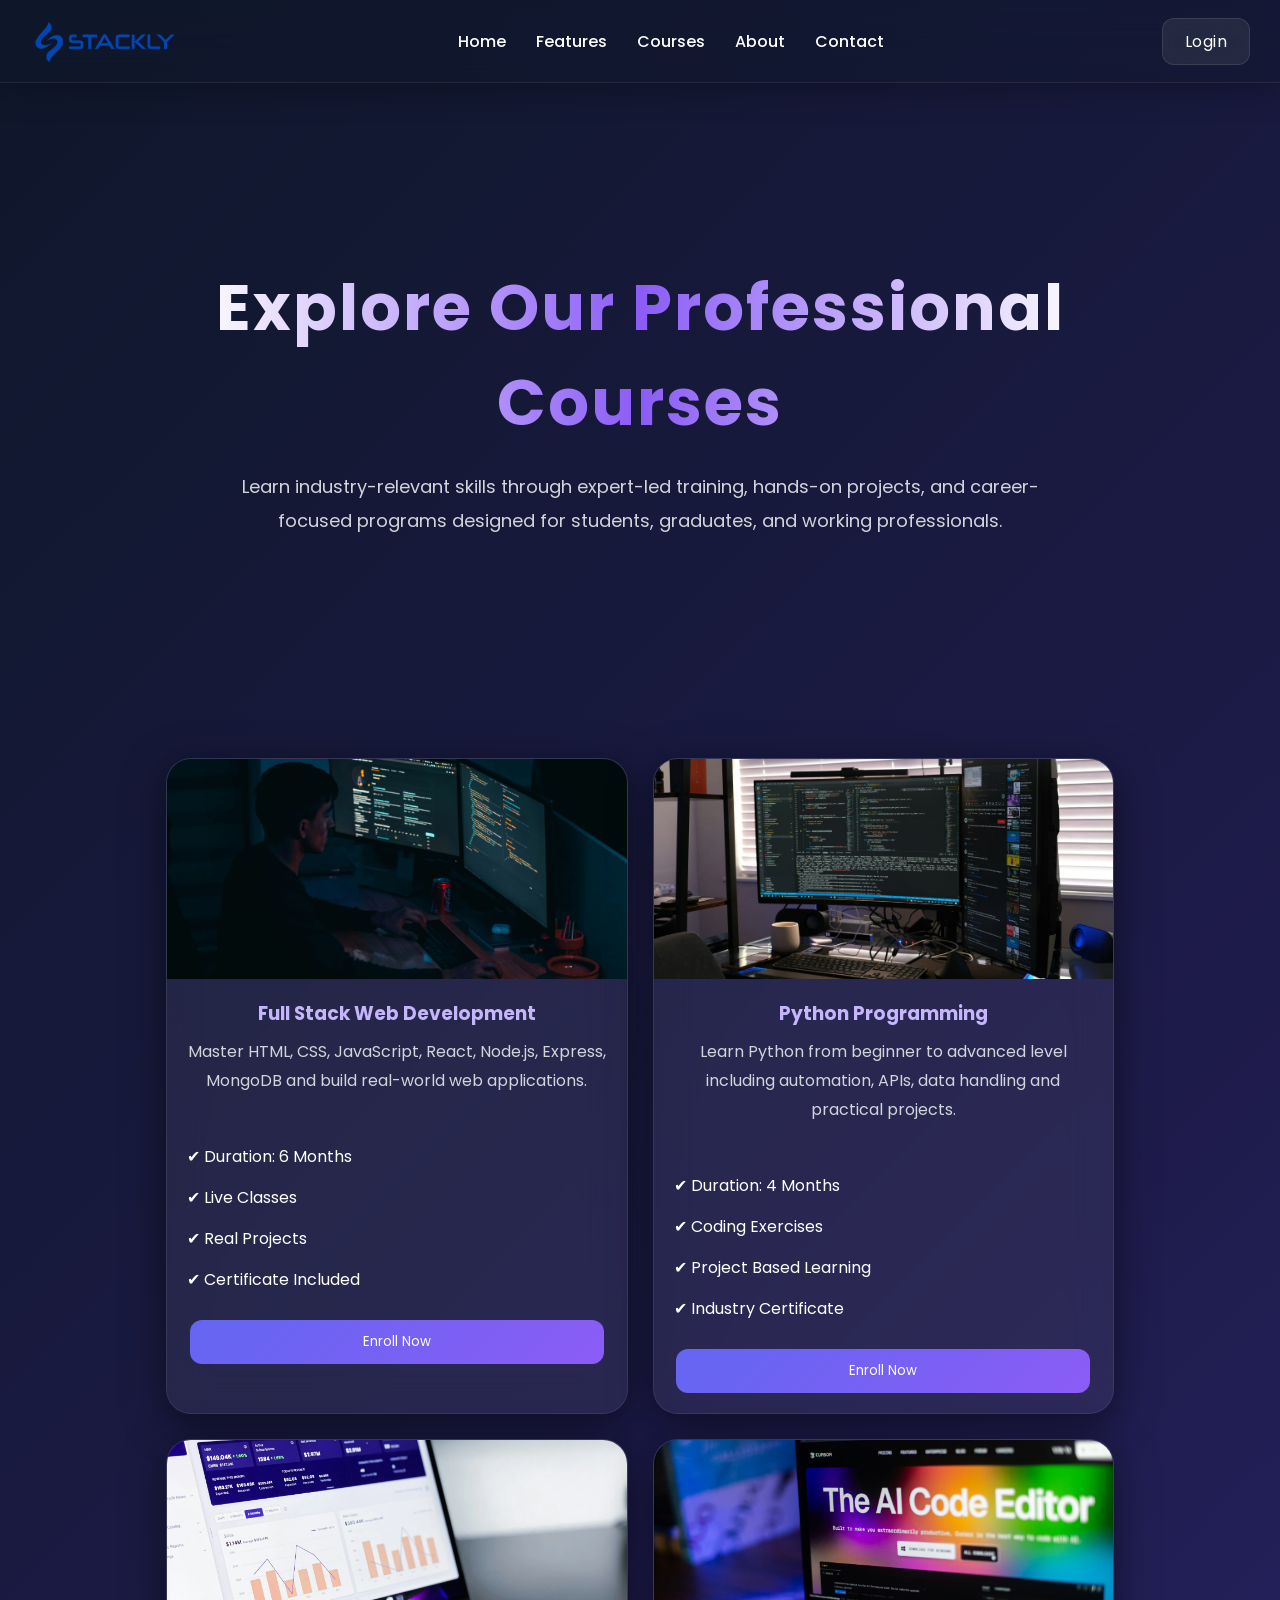
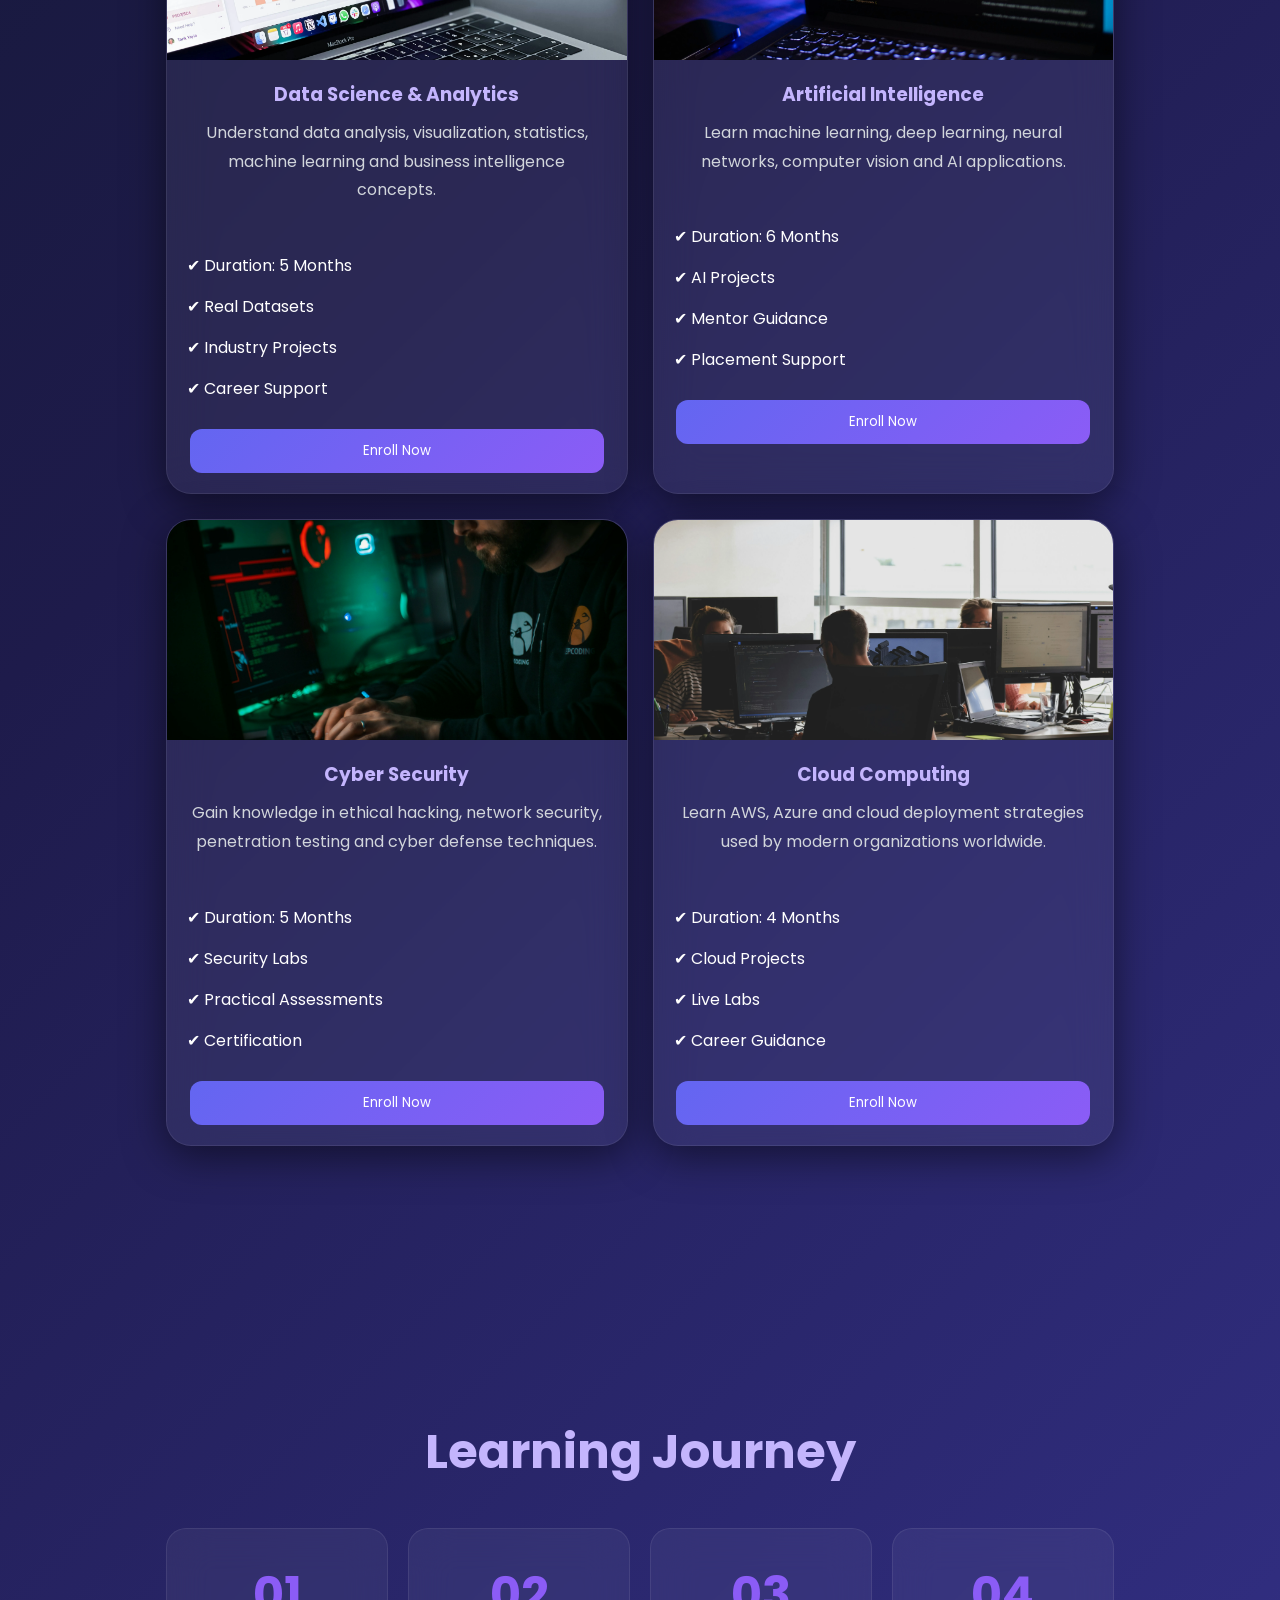
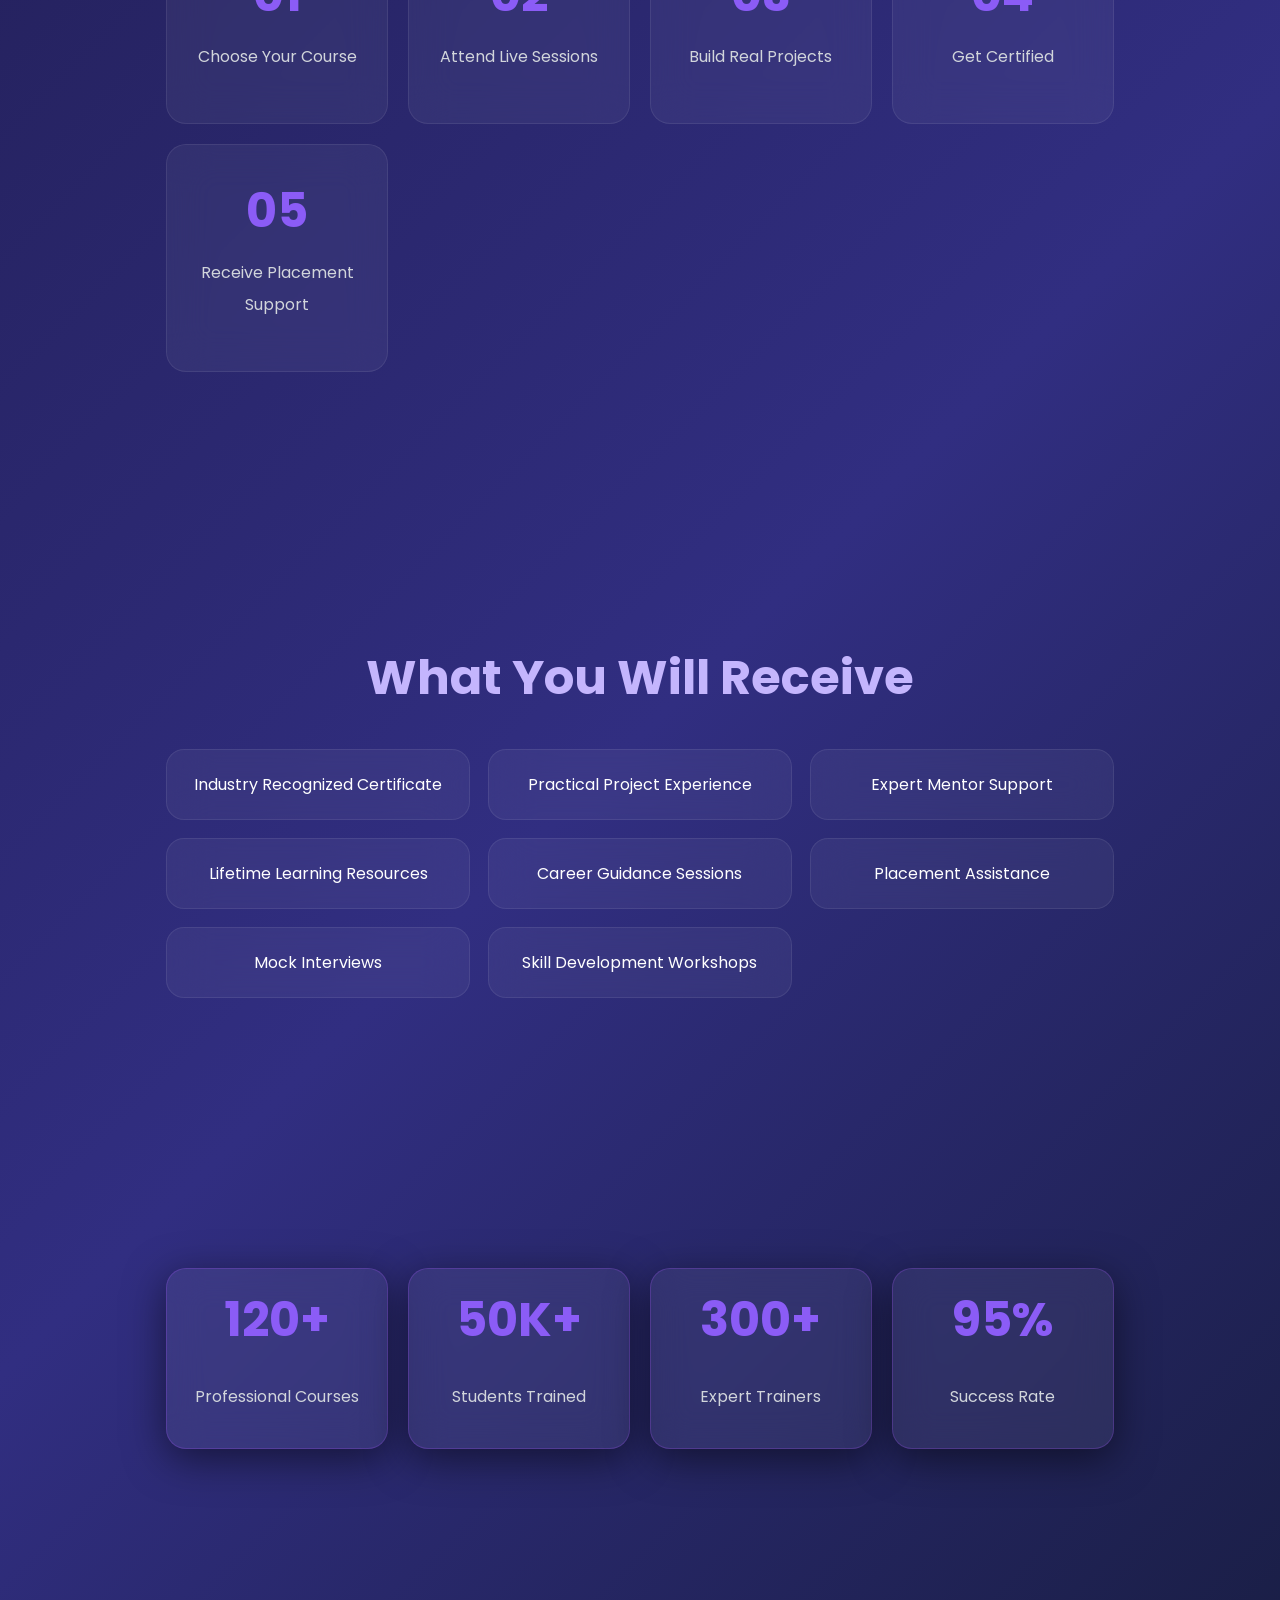
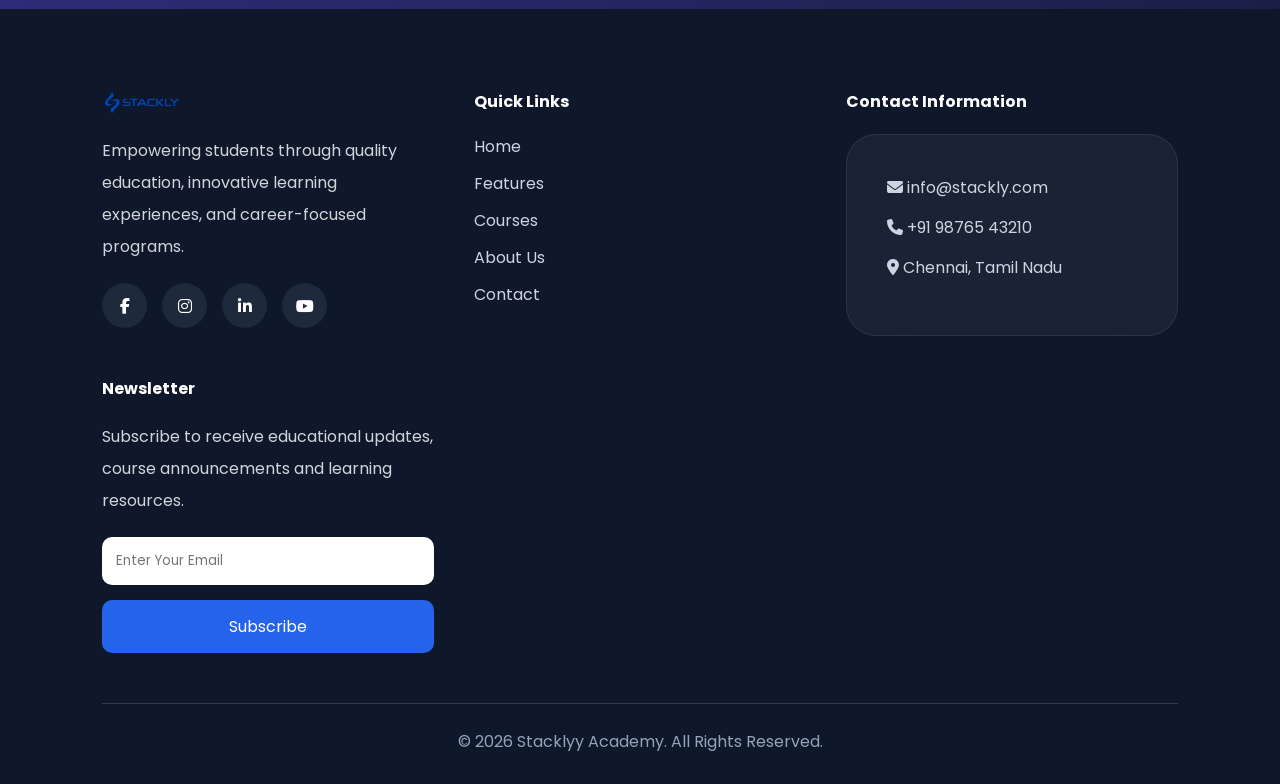
<file: courses.html>
<!DOCTYPE html>
<html lang="en">
<head>
    <meta charset="UTF-8">
    <meta name="viewport" content="width=device-width, initial-scale=1.0">
    <title> Education</title>

    <link rel="stylesheet" href="style.css">

    <link rel="stylesheet"
        href="https://cdnjs.cloudflare.com/ajax/libs/font-awesome/6.5.1/css/all.min.css">
</head>
<body>
    <!-- HEADER -->
    <header>
        <nav class="navbar">
              <img src="./assesst/IMG_7017.webp"
         alt="Logo"
         class="loader-logo">
            </div>

            <ul class="nav-links">
                <li><a href="index.html">Home</a></li>
                <li><a href="features.html">Features</a></li>
                <li><a href="courses.html">Courses</a></li>
                <li><a href="about.html">About</a></li>
                <li><a href="contact.html">Contact</a></li>
            </ul>

             <!-- LOGIN BUTTON (FIXED) -->
        <a href="#" class="login-btn" onclick="openAuth()">Login</a>
                    

            <div class="menu-btn">
                <i class="fa-solid fa-bars"></i>
            </div>
        </nav>
    </header>


    <!-- PAGE BANNER -->
<section class="page-banner">
    <h1>Explore Our Professional Courses</h1>
    <p>
        Learn industry-relevant skills through expert-led training,
        hands-on projects, and career-focused programs designed for
        students, graduates, and working professionals.
    </p>
</section>

<!-- COURSE SECTION -->
<section class="courses-grid">

    <div class="course-card">
        <img src="./assesst/c1.webp" alt="">
        <h3>Full Stack Web Development</h3>
        <p>
            Master HTML, CSS, JavaScript, React, Node.js, Express,
            MongoDB and build real-world web applications.
        </p>

        <ul>
            <li>✔ Duration: 6 Months</li>
            <li>✔ Live Classes</li>
            <li>✔ Real Projects</li>
            <li>✔ Certificate Included</li>
        </ul>

        <button>Enroll Now</button>
    </div>

    <div class="course-card">
        <img src="./assesst/c2.webp" alt="">
        <h3>Python Programming</h3>
        <p>
            Learn Python from beginner to advanced level including
            automation, APIs, data handling and practical projects.
        </p>

        <ul>
            <li>✔ Duration: 4 Months</li>
            <li>✔ Coding Exercises</li>
            <li>✔ Project Based Learning</li>
            <li>✔ Industry Certificate</li>
        </ul>

        <button>Enroll Now</button>
    </div>

    <div class="course-card">
        <img src="./assesst/c3.webp" alt="">
        <h3>Data Science & Analytics</h3>
        <p>
            Understand data analysis, visualization, statistics,
            machine learning and business intelligence concepts.
        </p>

        <ul>
            <li>✔ Duration: 5 Months</li>
            <li>✔ Real Datasets</li>
            <li>✔ Industry Projects</li>
            <li>✔ Career Support</li>
        </ul>

        <button>Enroll Now</button>
    </div>

    <div class="course-card">
        <img src="./assesst/c4.webp" alt="">
        <h3>Artificial Intelligence</h3>
        <p>
            Learn machine learning, deep learning, neural networks,
            computer vision and AI applications.
        </p>

        <ul>
            <li>✔ Duration: 6 Months</li>
            <li>✔ AI Projects</li>
            <li>✔ Mentor Guidance</li>
            <li>✔ Placement Support</li>
        </ul>

        <button>Enroll Now</button>
    </div>

    <div class="course-card">
        <img src="./assesst/c5.webp" alt="">
        <h3>Cyber Security</h3>
        <p>
            Gain knowledge in ethical hacking, network security,
            penetration testing and cyber defense techniques.
        </p>

        <ul>
            <li>✔ Duration: 5 Months</li>
            <li>✔ Security Labs</li>
            <li>✔ Practical Assessments</li>
            <li>✔ Certification</li>
        </ul>

        <button>Enroll Now</button>
    </div>

    <div class="course-card">
        <img src="./assesst/c6.webp" alt="">
        <h3>Cloud Computing</h3>
        <p>
            Learn AWS, Azure and cloud deployment strategies used
            by modern organizations worldwide.
        </p>

        <ul>
            <li>✔ Duration: 4 Months</li>
            <li>✔ Cloud Projects</li>
            <li>✔ Live Labs</li>
            <li>✔ Career Guidance</li>
        </ul>

        <button>Enroll Now</button>
    </div>

</section>

<!-- LEARNING PATH -->
<section class="learning-path">

    <h2>Learning Journey</h2>

    <div class="path-grid">

        <div class="path-step">
            <h3>01</h3>
            <p>Choose Your Course</p>
        </div>

        <div class="path-step">
            <h3>02</h3>
            <p>Attend Live Sessions</p>
        </div>

        <div class="path-step">
            <h3>03</h3>
            <p>Build Real Projects</p>
        </div>

        <div class="path-step">
            <h3>04</h3>
            <p>Get Certified</p>
        </div>

        <div class="path-step">
            <h3>05</h3>
            <p>Receive Placement Support</p>
        </div>

    </div>

</section>

<!-- COURSE BENEFITS -->
<section class="course-benefits">

    <h2>What You Will Receive</h2>

    <div class="benefit-grid">

        <div> Industry Recognized Certificate</div>
        <div> Practical Project Experience</div>
        <div> Expert Mentor Support</div>
        <div>Lifetime Learning Resources</div>
        <div>Career Guidance Sessions</div>
        <div> Placement Assistance</div>
        <div> Mock Interviews</div>
        <div>Skill Development Workshops</div>

    </div>

</section>

<!-- COURSE STATS -->
<section class="course-stats">

    <div class="stat-box">
        <h2>120+</h2>
        <p>Professional Courses</p>
    </div>

    <div class="stat-box">
        <h2>50K+</h2>
        <p>Students Trained</p>
    </div>

    <div class="stat-box">
        <h2>300+</h2>
        <p>Expert Trainers</p>
    </div>

    <div class="stat-box">
        <h2>95%</h2>
        <p>Success Rate</p>
    </div>

</section>


<!-- FOOTER -->

   <footer class="footer">

    <div class="container">

        <div class="row">

            <div class="col-lg-4">

                <a href="index.html">
                    <img src="./assesst/IMG_7017.webp"
                    class="footer-logo"
                    alt="EduNova Logo">
                </a>

                <p>
                    Empowering students through quality education,
                    innovative learning experiences, and career-focused programs.
                </p>

                <div class="social-icons">

                    <a href="404.html">
                        <i class="fab fa-facebook-f"></i>
                    </a>

                    <a href="404.html">
                        <i class="fab fa-instagram"></i>
                    </a>

                    <a href="404.html">
                        <i class="fab fa-linkedin-in"></i>
                    </a>

                    <a href="404.html">
                        <i class="fab fa-youtube"></i>
                    </a>

                </div>

            </div>

            <div class="col-lg-2">

                <h4>Quick Links</h4>

                <ul class="footer-links">

                    <li><a href="index.html">Home</a></li>

                    <li><a href="features.html">Features</a></li>

                    <li><a href="courses.html">Courses</a></li>

                    <li><a href="about.html">About Us</a></li>


                    <li><a href="contact.html">Contact</a></li>

                </ul>

            </div>

            <div class="col-lg-3">

                <h4>Contact Information</h4>

                <ul class="contact-info">

                    <li>
                        <i class="fas fa-envelope"></i>
                        info@stackly.com
                    </li>

                    <li>
                        <i class="fas fa-phone"></i>
                        +91 98765 43210
                    </li>

                    <li>
                        <i class="fas fa-map-marker-alt"></i>
                        Chennai, Tamil Nadu
                    </li>

                </ul>

            </div>

            <div class="col-lg-3">

                <h4>Newsletter</h4>

                <p>
                    Subscribe to receive educational updates,
                    course announcements and learning resources.
                </p>

                <div class="newsletter">

                    <input type="email"
                    placeholder="Enter Your Email">

                    <a href="404.html"
                    class="subscribe-btn">
                        Subscribe
                    </a>

                </div>

            </div>

        </div>

        <div class="footer-bottom">
            © 2026 Stacklyy Academy.
            All Rights Reserved.
        </div>

    </div>

</footer>
<!-- LOGIN MODAL -->
<div class="auth-modal" id="loginModal">

  <div class="auth-box">

    <span class="close" onclick="closeAuth()">&times;</span>

    <h2>Login</h2>

    <!-- LOGIN -->
    <div id="loginBox">

      <select id="loginRole">
        <option value="student">Student</option>
        <option value="admin">Admin</option>
      </select>

      <input type="email" id="loginEmail" placeholder="Email">
      <input type="password" id="loginPassword" placeholder="Password">

      <button onclick="loginUser()">Login</button>

      <p onclick="showSignup()">Create Account</p>
      <p onclick="showForgot()">Forgot Password?</p>

    </div>

    <!-- SIGNUP -->
    <div id="signupBox" style="display:none;">

      <input type="text" id="signupName" placeholder="Full Name">
      <input type="email" id="signupEmail" placeholder="Email">
      <input type="password" id="signupPassword" placeholder="Password">

      <select id="signupRole">
        <option value="student">Student</option>
        <option value="admin">Admin</option>
      </select>

      <button onclick="signupUser()">Sign Up</button>

      <p onclick="showLogin()">Back to Login</p>

    </div>

    <!-- FORGOT -->
    <div id="forgotBox" style="display:none;">

      <input type="email" id="forgotEmail" placeholder="Enter Email">

      <button onclick="forgotPassword()">Reset Password</button>

      <p onclick="showLogin()">Back to Login</p>

    </div>

  </div>

</div>
 
</body>
</html>
</file>
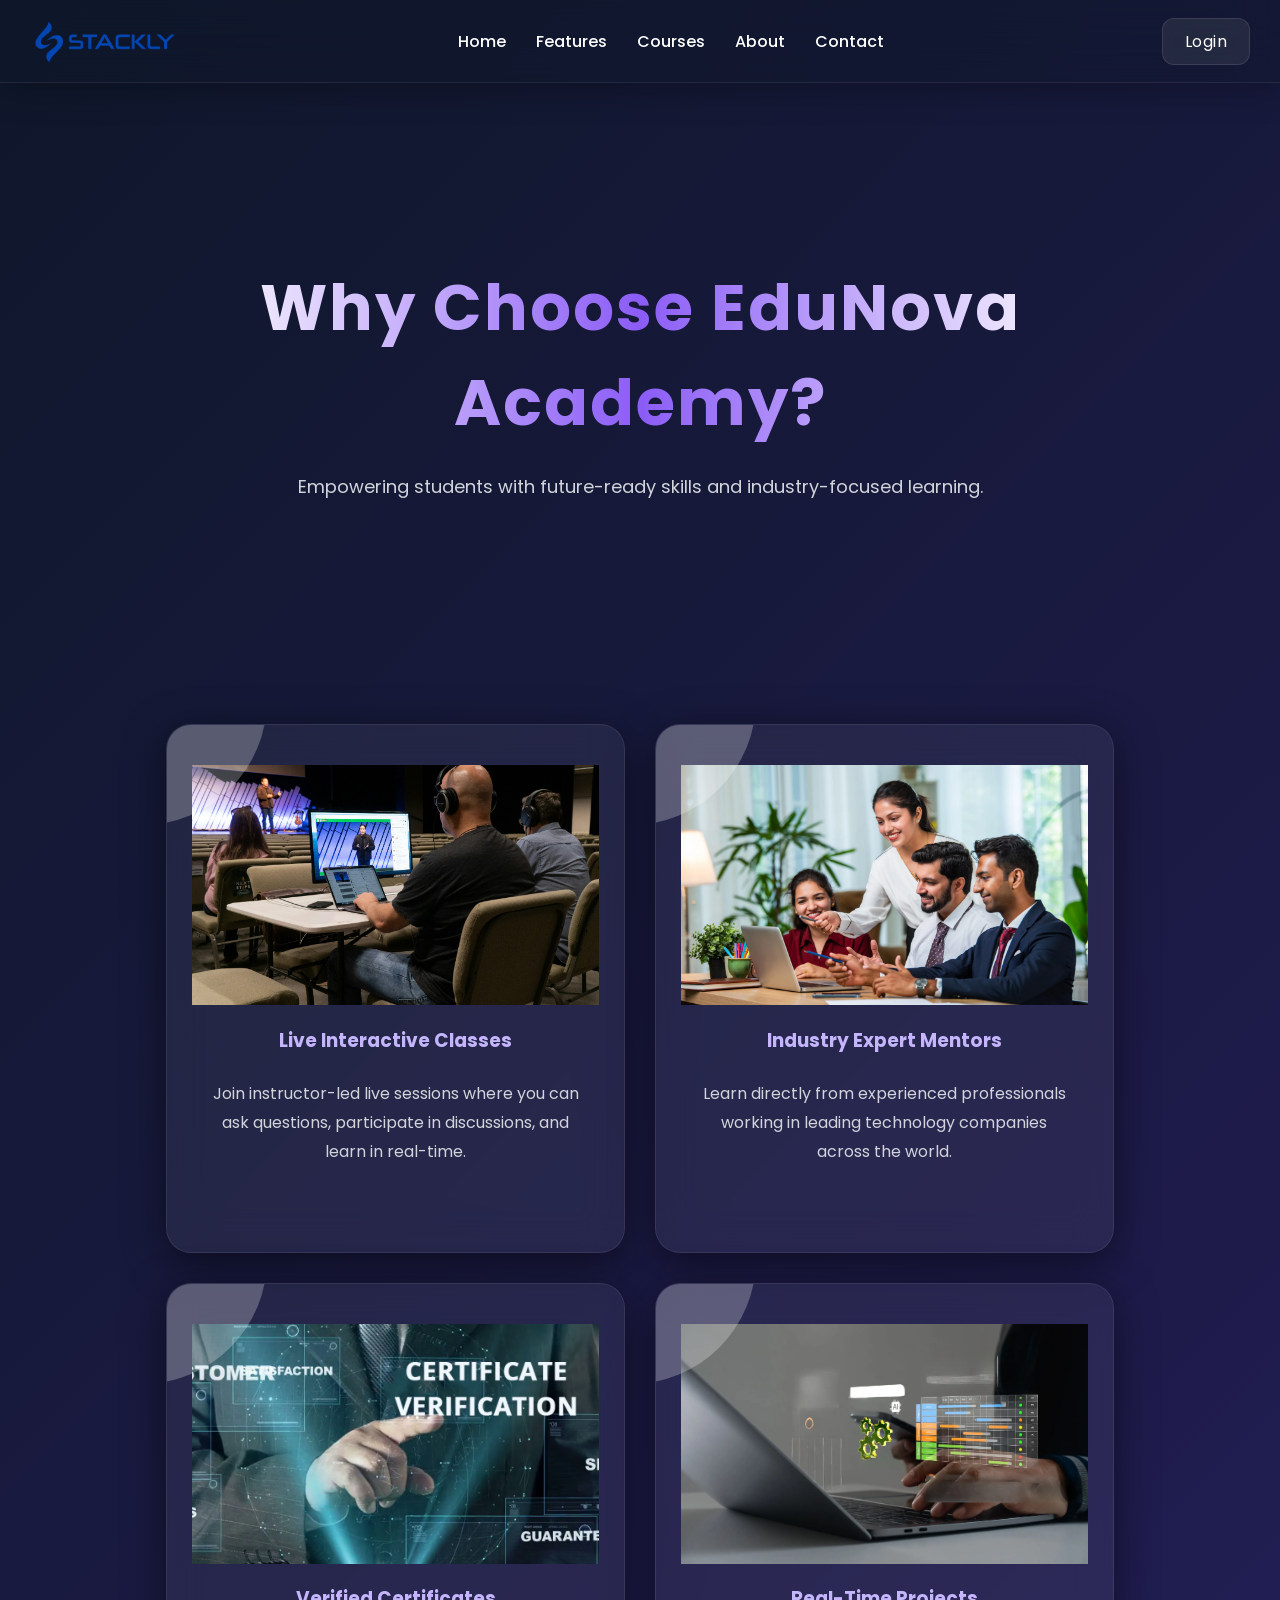
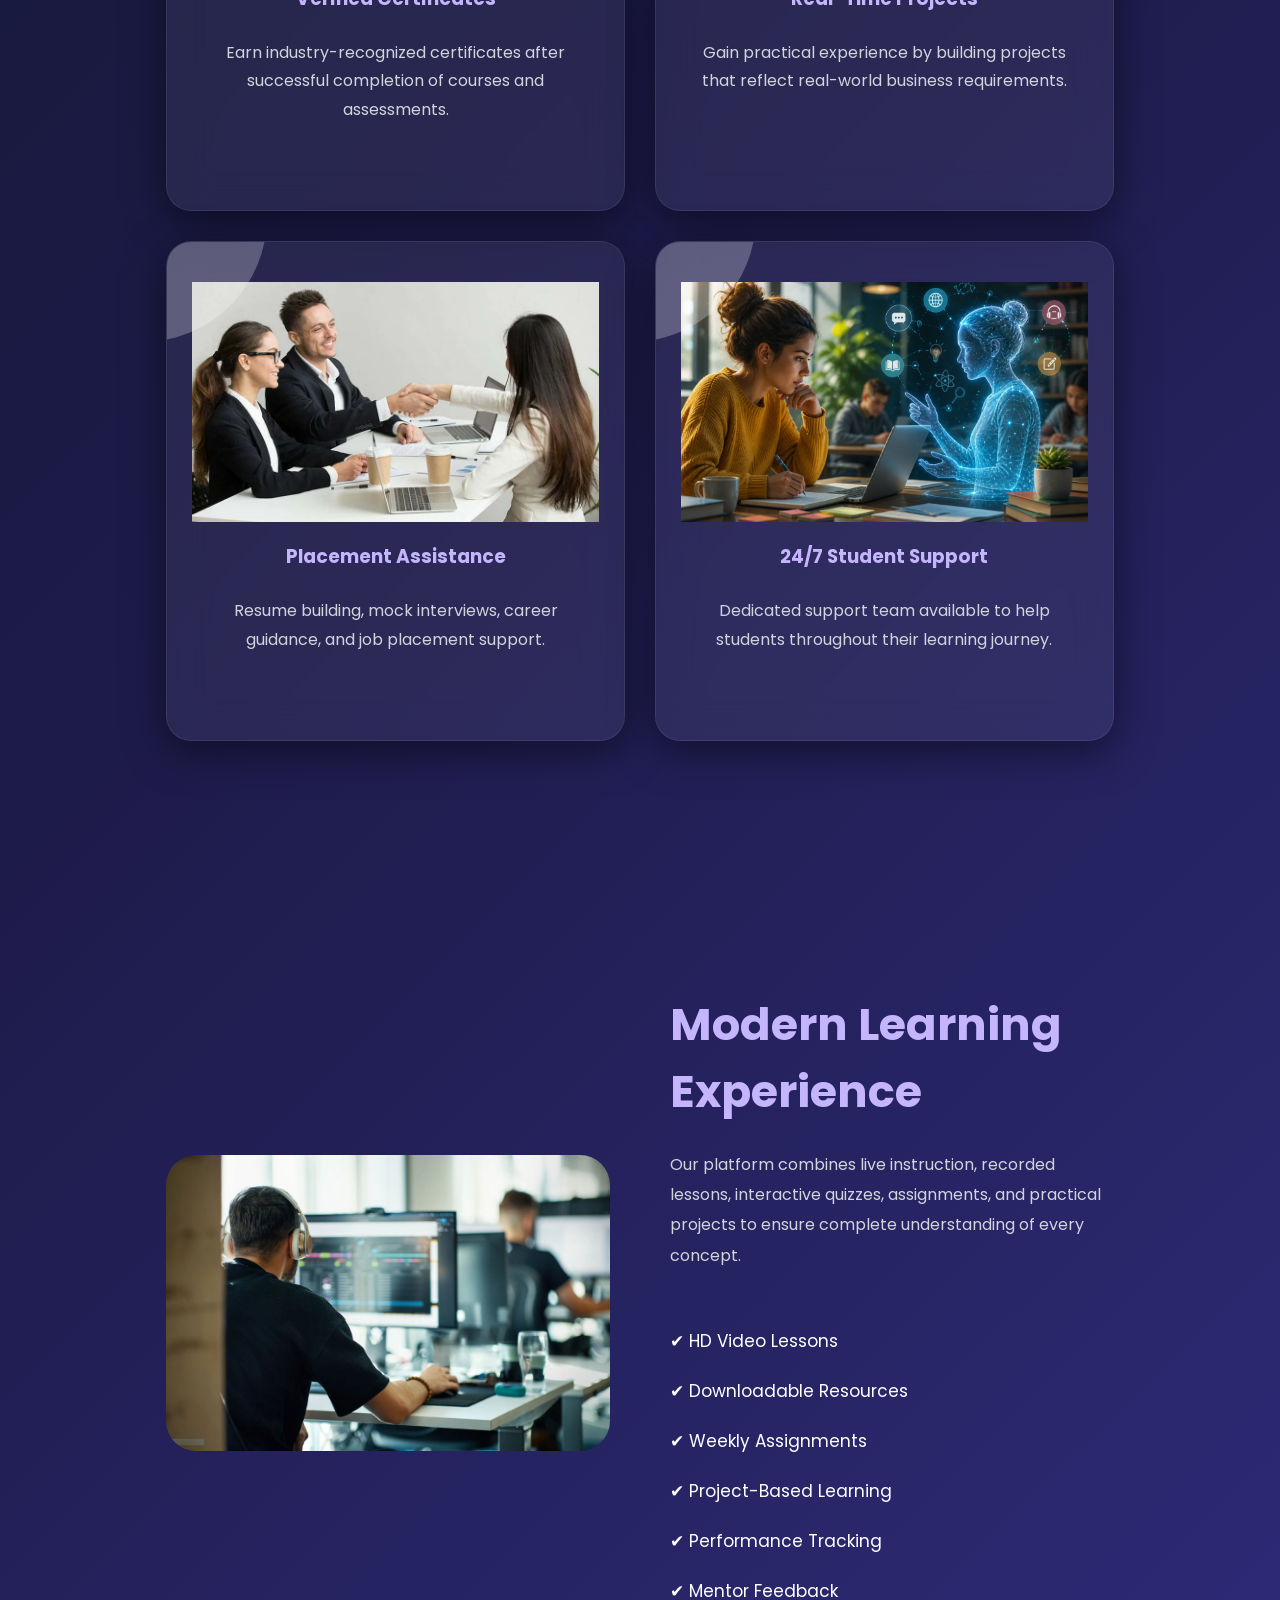
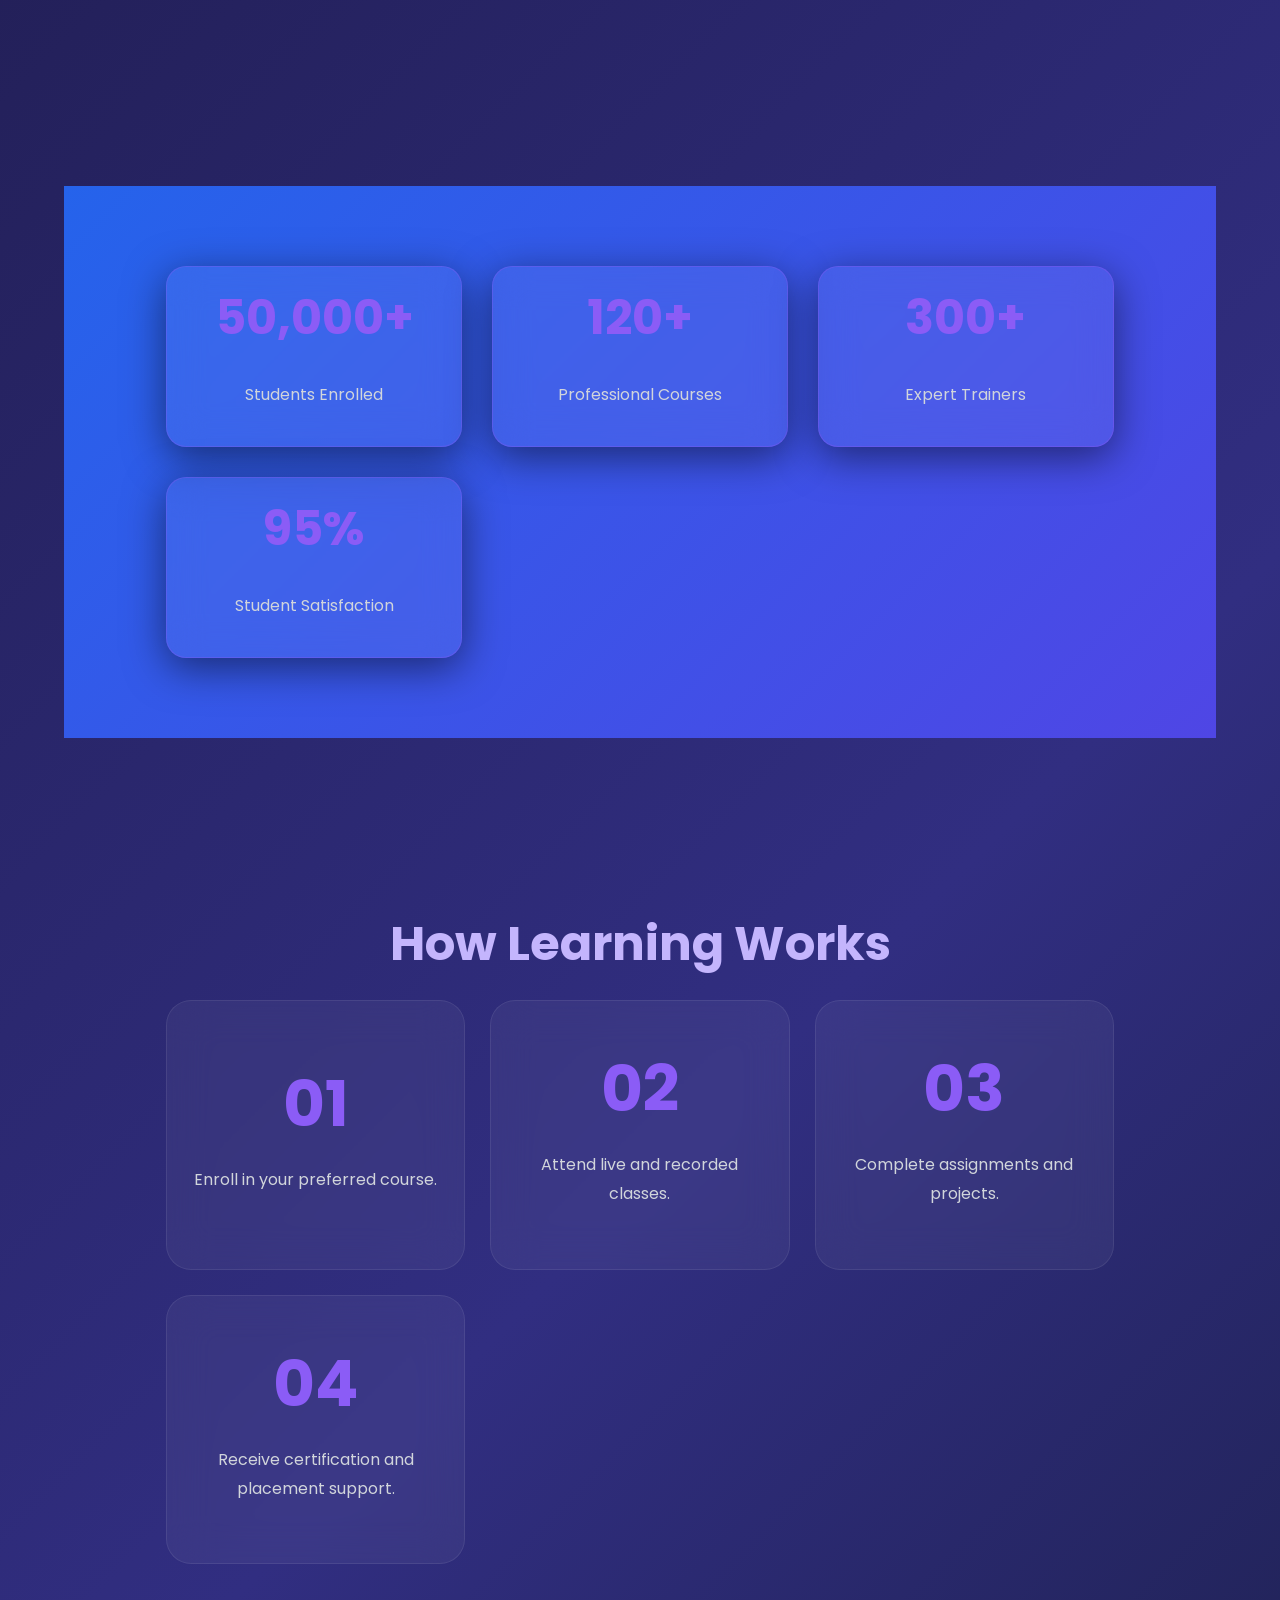
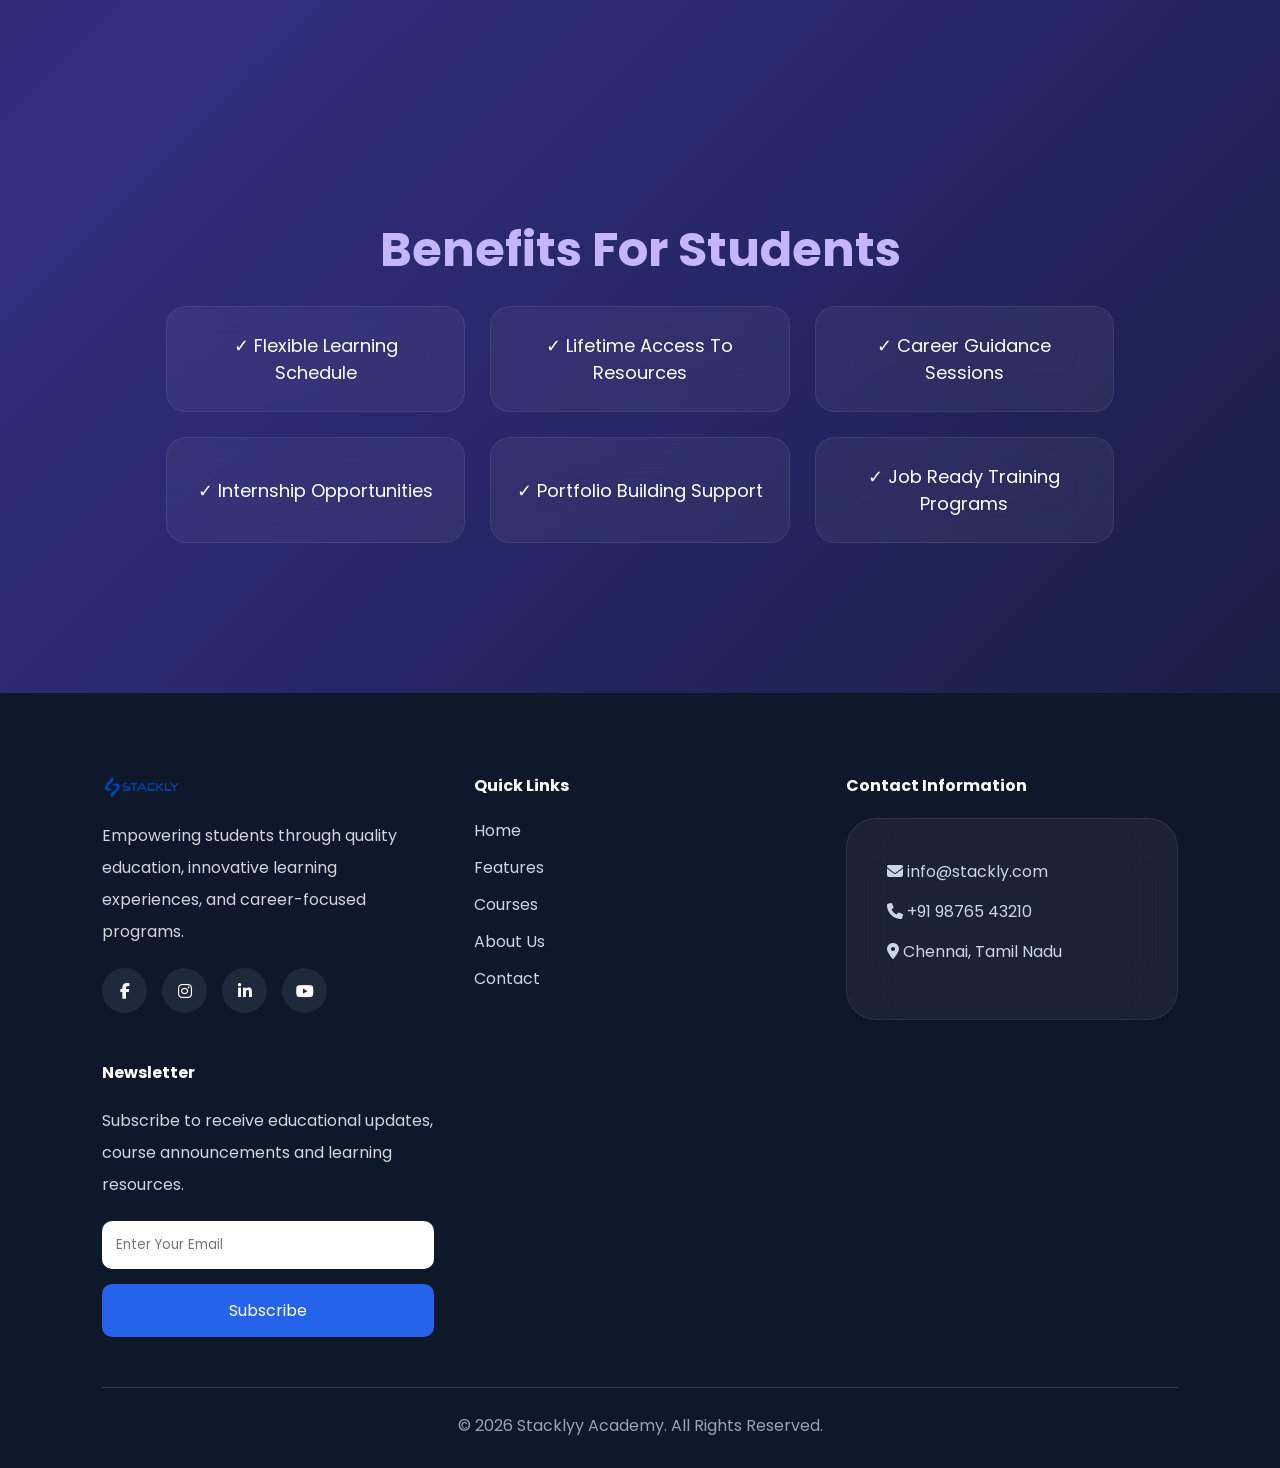
<file: features.html>
<!DOCTYPE html>
<html lang="en">
<head>
    <meta charset="UTF-8">
    <meta name="viewport" content="width=device-width, initial-scale=1.0">
    <title> Education</title>

    <link rel="stylesheet" href="style.css">

    <link rel="stylesheet"
        href="https://cdnjs.cloudflare.com/ajax/libs/font-awesome/6.5.1/css/all.min.css">
</head>
<body>
    <!-- HEADER -->
    <header>
        <nav class="navbar">
              <img src="./assesst/IMG_7017.webp"
         alt="Logo"
         class="loader-logo">
            </div>

            <ul class="nav-links">
                <li><a href="index.html">Home</a></li>
                <li><a href="features.html">Features</a></li>
                <li><a href="courses.html">Courses</a></li>
                <li><a href="about.html">About</a></li>
                <li><a href="contact.html">Contact</a></li>
            </ul>

             <!-- LOGIN BUTTON (FIXED) -->
        <a href="#" class="login-btn" onclick="openAuth()">Login</a>
                    

            <div class="menu-btn">
                <i class="fa-solid fa-bars"></i>
            </div>
        </nav>
    </header>


    <section class="page-banner">
    <h1>Why Choose EduNova Academy?</h1>
    <p>Empowering students with future-ready skills and industry-focused learning.</p>
</section>

<section class="features-grid">

    <div class="feature-card">
        <img src="./assesst/f1.webp" alt="">
        <h3>Live Interactive Classes</h3>
        <p>
            Join instructor-led live sessions where you can ask questions,
            participate in discussions, and learn in real-time.
        </p>
    </div>

    <div class="feature-card">
        <img src="./assesst/f2.webp" alt="">
        <h3>Industry Expert Mentors</h3>
        <p>
            Learn directly from experienced professionals working in leading
            technology companies across the world.
        </p>
    </div>

    <div class="feature-card">
        <img src="./assesst/f3.webp" alt="">
        <h3>Verified Certificates</h3>
        <p>
            Earn industry-recognized certificates after successful completion
            of courses and assessments.
        </p>
    </div>

    <div class="feature-card">
        <img src="./assesst/f4.webp" alt="">
        <h3>Real-Time Projects</h3>
        <p>
            Gain practical experience by building projects that reflect
            real-world business requirements.
        </p>
    </div>

    <div class="feature-card">
        <img src="./assesst/f5.webp" alt="">
        <h3>Placement Assistance</h3>
        <p>
            Resume building, mock interviews, career guidance,
            and job placement support.
        </p>
    </div>

    <div class="feature-card">
        <img src="./assesst/f6.webp" alt="">
        <h3>24/7 Student Support</h3>
        <p>
            Dedicated support team available to help students
            throughout their learning journey.
        </p>
    </div>

</section>

<section class="learning-experience">

    <div class="left">
        <img src="./assesst/f7.webp" alt="">
    </div>

    <div class="right">
        <h2>Modern Learning Experience</h2>

        <p>
            Our platform combines live instruction, recorded lessons,
            interactive quizzes, assignments, and practical projects
            to ensure complete understanding of every concept.
        </p>

        <ul>
            <li>✔ HD Video Lessons</li>
            <li>✔ Downloadable Resources</li>
            <li>✔ Weekly Assignments</li>
            <li>✔ Project-Based Learning</li>
            <li>✔ Performance Tracking</li>
            <li>✔ Mentor Feedback</li>
        </ul>

    </div>

</section>


<section class="stats">

    <div class="stat-box">
        <h2>50,000+</h2>
        <p>Students Enrolled</p>
    </div>

    <div class="stat-box">
        <h2>120+</h2>
        <p>Professional Courses</p>
    </div>

    <div class="stat-box">
        <h2>300+</h2>
        <p>Expert Trainers</p>
    </div>

    <div class="stat-box">
        <h2>95%</h2>
        <p>Student Satisfaction</p>
    </div>

</section>

<section class="process">

    <h2>How Learning Works</h2>

    <div class="process-grid">

        <div class="step">
            <h3>01</h3>
            <p>Enroll in your preferred course.</p>
        </div>

        <div class="step">
            <h3>02</h3>
            <p>Attend live and recorded classes.</p>
        </div>

        <div class="step">
            <h3>03</h3>
            <p>Complete assignments and projects.</p>
        </div>

        <div class="step">
            <h3>04</h3>
            <p>Receive certification and placement support.</p>
        </div>

    </div>

</section>

<section class="benefits">

    <h2>Benefits For Students</h2>

    <div class="benefit-list">

        <div>
            ✓ Flexible Learning Schedule
        </div>

        <div>
            ✓ Lifetime Access To Resources
        </div>

        <div>
            ✓ Career Guidance Sessions
        </div>

        <div>
            ✓ Internship Opportunities
        </div>

        <div>
            ✓ Portfolio Building Support
        </div>

        <div>
            ✓ Job Ready Training Programs
        </div>

    </div>

</section>


 <!-- FOOTER -->

   <footer class="footer">

    <div class="container">

        <div class="row">

            <div class="col-lg-4">

                <a href="index.html">
                    <img src="./assesst/IMG_7017.webp"
                    class="footer-logo"
                    alt="EduNova Logo">
                </a>

                <p>
                    Empowering students through quality education,
                    innovative learning experiences, and career-focused programs.
                </p>

                <div class="social-icons">

                    <a href="404.html">
                        <i class="fab fa-facebook-f"></i>
                    </a>

                    <a href="404.html">
                        <i class="fab fa-instagram"></i>
                    </a>

                    <a href="404.html">
                        <i class="fab fa-linkedin-in"></i>
                    </a>

                    <a href="404.html">
                        <i class="fab fa-youtube"></i>
                    </a>

                </div>

            </div>

            <div class="col-lg-2">

                <h4>Quick Links</h4>

                <ul class="footer-links">

                    <li><a href="index.html">Home</a></li>

                    <li><a href="features.html">Features</a></li>

                    <li><a href="courses.html">Courses</a></li>

                    <li><a href="about.html">About Us</a></li>


                    <li><a href="contact.html">Contact</a></li>

                </ul>

            </div>

            <div class="col-lg-3">

                <h4>Contact Information</h4>

                <ul class="contact-info">

                    <li>
                        <i class="fas fa-envelope"></i>
                        info@stackly.com
                    </li>

                    <li>
                        <i class="fas fa-phone"></i>
                        +91 98765 43210
                    </li>

                    <li>
                        <i class="fas fa-map-marker-alt"></i>
                        Chennai, Tamil Nadu
                    </li>

                </ul>

            </div>

            <div class="col-lg-3">

                <h4>Newsletter</h4>

                <p>
                    Subscribe to receive educational updates,
                    course announcements and learning resources.
                </p>

                <div class="newsletter">

                    <input type="email"
                    placeholder="Enter Your Email">

                    <a href="404.html"
                    class="subscribe-btn">
                        Subscribe
                    </a>

                </div>

            </div>

        </div>

        <div class="footer-bottom">
            © 2026 Stacklyy Academy.
            All Rights Reserved.
        </div>

    </div>

</footer>
<!-- LOGIN MODAL -->
<div class="auth-modal" id="loginModal">

  <div class="auth-box">

    <span class="close" onclick="closeAuth()">&times;</span>

    <h2>Login</h2>

    <!-- LOGIN -->
    <div id="loginBox">

      <select id="loginRole">
        <option value="student">Student</option>
        <option value="admin">Admin</option>
      </select>

      <input type="email" id="loginEmail" placeholder="Email">
      <input type="password" id="loginPassword" placeholder="Password">

      <button onclick="loginUser()">Login</button>

      <p onclick="showSignup()">Create Account</p>
      <p onclick="showForgot()">Forgot Password?</p>

    </div>

    <!-- SIGNUP -->
    <div id="signupBox" style="display:none;">

      <input type="text" id="signupName" placeholder="Full Name">
      <input type="email" id="signupEmail" placeholder="Email">
      <input type="password" id="signupPassword" placeholder="Password">

      <select id="signupRole">
        <option value="student">Student</option>
        <option value="admin">Admin</option>
      </select>

      <button onclick="signupUser()">Sign Up</button>

      <p onclick="showLogin()">Back to Login</p>

    </div>

    <!-- FORGOT -->
    <div id="forgotBox" style="display:none;">

      <input type="email" id="forgotEmail" placeholder="Enter Email">

      <button onclick="forgotPassword()">Reset Password</button>

      <p onclick="showLogin()">Back to Login</p>

    </div>

  </div>

</div>
 
</body>
</html>
</file>
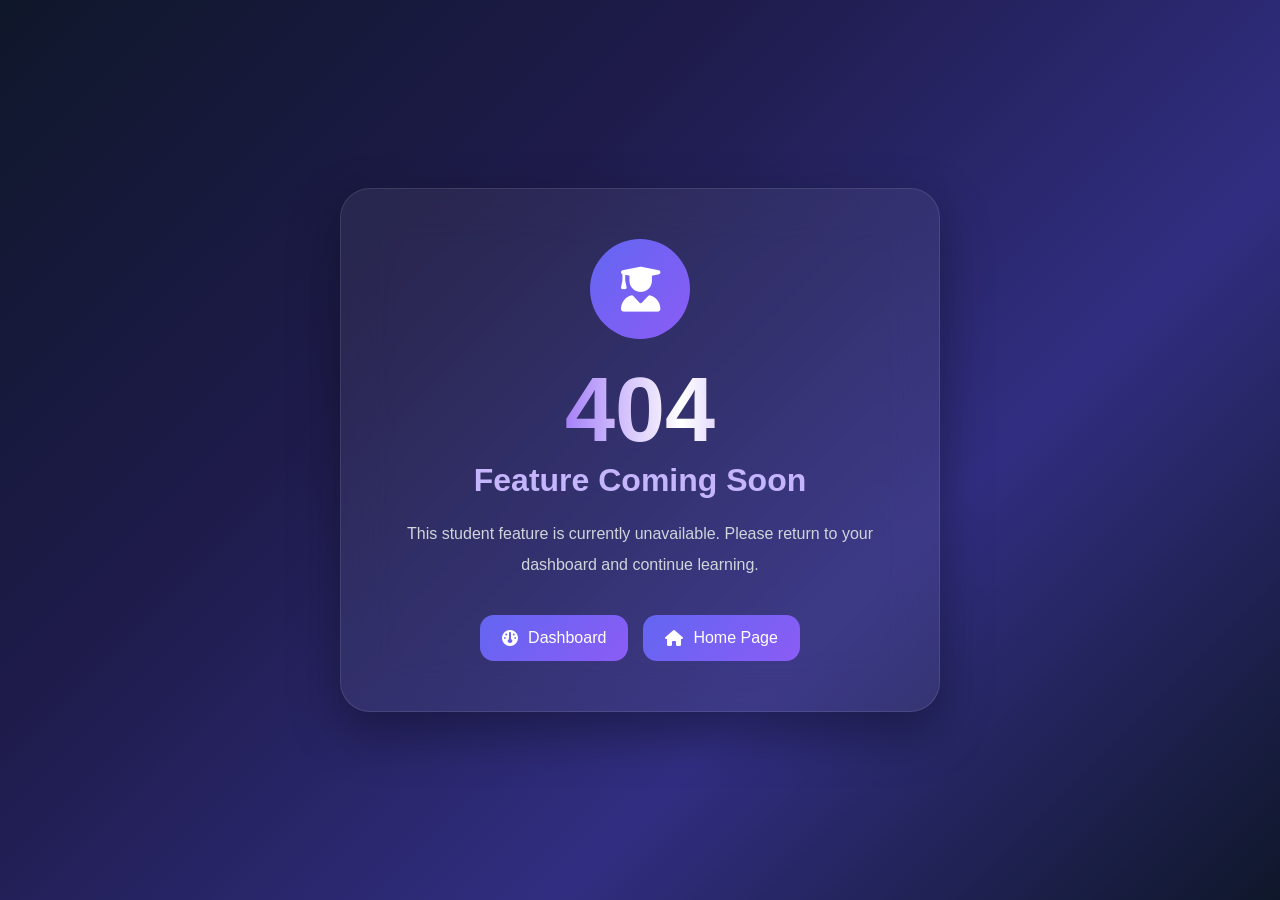
<file: student-404.html>
<!DOCTYPE html>
<html lang="en">
<head>
<meta charset="UTF-8">
<meta name="viewport" content="width=device-width, initial-scale=1.0">
<title>Student Page Not Available</title>

<link rel="stylesheet" href="404user.css">
<link rel="stylesheet" href="https://cdnjs.cloudflare.com/ajax/libs/font-awesome/6.5.1/css/all.min.css">
</head>

<body>

<div class="container">

    <div class="card">

        <div class="icon">
            <i class="fa-solid fa-user-graduate"></i>
        </div>

        <h1>404</h1>

        <h2>Feature Coming Soon</h2>

        <p>
            This student feature is currently unavailable.
            Please return to your dashboard and continue learning.
        </p>

        <div class="btn-group">

            <a href="student-dashboard.html" class="btn">
                <i class="fa-solid fa-gauge"></i>
                 Dashboard
            </a>

            <a href="index.html" class="btn">
                <i class="fa-solid fa-house"></i>
                Home Page
            </a>

        </div>

    </div>

</div>

</body>
</html>
</file>
<file: style.css>
/* =========================
   GOOGLE FONT
========================= */
@import url('https://fonts.googleapis.com/css2?family=Poppins:wght@300;400;500;600;700;800&display=swap');

*{
    margin:0;
    padding:0;
    box-sizing:border-box;
    font-family:'Poppins',sans-serif;
    scroll-behavior:smooth;
}

body{
    background:#f7faff;
    color:#222;
    overflow-x:hidden;
}

img{
    max-width:100%;
    display:block;
}

a{
    text-decoration:none;
}

ul{
    list-style:none;
}

/* =========================
   HEADER
========================= */

/* ================= GLASS NAVBAR ================= */

header{
    width:100%;
    position:fixed;
    top:0;
    left:0;
    z-index:1000;

    background:rgba(15,23,42,0.35);
    backdrop-filter:blur(20px);
    -webkit-backdrop-filter:blur(20px);

    border-bottom:1px solid rgba(255,255,255,.08);

    box-shadow:
    0 8px 32px rgba(0,0,0,.25);

    animation:navDrop .8s ease;
}

.navbar{
    max-width:1300px;
    margin:auto;

    padding:16px 30px;

    display:flex;
    align-items:center;
    justify-content:space-between;
}

/* NAVBAR ANIMATION */

@keyframes navDrop{

    from{
        opacity:0;
        transform:translateY(-100%);
    }

    to{
        opacity:1;
        transform:translateY(0);
    }
}
.loader-logo{
    height:50px;
    border-radius:12px;

    transition:.4s;
}

.loader-logo:hover{
    transform:scale(1.08) rotate(2deg);
}

@keyframes rotateLogo{
    100%{
        transform:rotate(360deg);
    }
}

.nav-links{
    display:flex;
    gap:30px;
    list-style:none;
}

.nav-links a{
    text-decoration:none;
    color:#ffffff;
    font-weight:500;

    transition:.4s;
    position:relative;
}

.nav-links a:hover{
    color:#a78bfa;
    text-shadow:
    0 0 10px rgba(139,92,246,.8);
}

.nav-links a::after{
    content:"";
    position:absolute;
    left:0;
    bottom:-5px;

    width:0%;
    height:2px;

    background:#8b5cf6;

    transition:.4s;
}

.nav-links a:hover::after{
    width:100%;
}
.login-btn{
    padding:10px 22px;

    border-radius:12px;

    text-decoration:none;
    color:#fff;

    background:rgba(255,255,255,.08);

    border:1px solid rgba(255,255,255,.1);

    backdrop-filter:blur(15px);

    transition:.4s;
}

.login-btn:hover{
    background:rgba(139,92,246,.25);

    transform:translateY(-3px);

    box-shadow:
    0 0 20px rgba(139,92,246,.4);
}
.menu-btn{
    display:none;
    font-size:28px;
    cursor:pointer;
}

/* =========================
   HERO
========================= */

.hero{
    min-height:100vh;
    padding:140px 8% 80px;
    display:grid;
    grid-template-columns:1fr 1fr;
    align-items:center;
    gap:60px;
}

.hero-content{
    animation:slideLeft 1.2s ease;
}

.hero-image{
    animation:slideRight 1.2s ease;
}

@keyframes slideLeft{
    from{
        opacity:0;
        transform:translateX(-80px);
    }
    to{
        opacity:1;
        transform:translateX(0);
    }
}

@keyframes slideRight{
    from{
        opacity:0;
        transform:translateX(80px);
    }
    to{
        opacity:1;
        transform:translateX(0);
    }
}

.tag{
    display:inline-block;
    padding:10px 20px;
    background:#dbeafe;
    color:#2563eb;
    border-radius:30px;
    font-weight:600;
    margin-bottom:20px;
}

.hero-content h1{
    font-size:4rem;
    line-height:1.2;
    margin-bottom:20px;
    color:#0f172a;
}

.hero-content p{
    font-size:1.1rem;
    color:#64748b;
    margin-bottom:35px;
}

.hero-buttons{
    display:flex;
    gap:20px;
    flex-wrap:wrap;
}

.primary-btn,
.secondary-btn{
    border:none;
    cursor:pointer;
    padding:15px 35px;
    border-radius:50px;
    font-size:16px;
    font-weight:600;
    transition:.4s;
}

.primary-btn{
    background:linear-gradient(135deg,#2563eb,#4f46e5);
    color:white;
}

.secondary-btn{
    background:white;
    border:2px solid #2563eb;
    color:#2563eb;
}

.primary-btn:hover,
.secondary-btn:hover{
    transform:translateY(-5px);
}

.hero-image img{
    border-radius:30px;
    box-shadow:0 25px 50px rgba(0,0,0,.15);
    animation:floatImage 4s ease-in-out infinite;
}

@keyframes floatImage{
    50%{
        transform:translateY(-15px);
    }
}

/* =========================
   COMMON TITLE
========================= */

.section-title{
    text-align:center;
    font-size:2.7rem;
    margin-bottom:60px;
    color:#0f172a;
}

/* =========================
   FEATURES
========================= */

.features{
    padding:100px 8%;
}

.feature-grid{
    display:grid;
    grid-template-columns:repeat(auto-fit,minmax(250px,1fr));
    gap:30px;
}

.feature-card{
    background:white;
    padding:40px 25px;
    border-radius:20px;
    text-align:center;
    transition:.4s;
    box-shadow:0 10px 30px rgba(0,0,0,.08);
}

.feature-card:hover{
    transform:translateY(-10px);
}

.feature-card i{
    font-size:50px;
    color:#2563eb;
    margin-bottom:20px;
}

.feature-card h3{
    margin-bottom:15px;
}

/* =========================
   STATS
========================= */

.stats{
    padding:80px 8%;
    background:linear-gradient(135deg,#2563eb,#4f46e5);
    display:grid;
    grid-template-columns:repeat(auto-fit,minmax(220px,1fr));
    gap:30px;
}

.stat-box{
    text-align:center;
    color:white;
}

.stat-box h2{
    font-size:3rem;
}

/* =========================
   COURSES
========================= */

.courses{
    padding:100px 8%;
}

.course-grid{
    display:grid;
    grid-template-columns:repeat(auto-fit,minmax(300px,1fr));
    gap:35px;
}

.course-card{
    background:white;
    overflow:hidden;
    border-radius:25px;
    box-shadow:0 10px 30px rgba(0,0,0,.08);
    transition:.4s;
}

.course-card:hover{
    transform:translateY(-10px);
}

.course-card img{
    height:220px;
    width:100%;
    object-fit:cover;
}

.course-card h3{
    padding:20px 20px 10px;
}

.course-card p{
    padding:0 20px;
    color:#64748b;
}

.course-card button{
    margin:20px;
    border:none;
    padding:12px 25px;
    background:#2563eb;
    color:white;
    border-radius:30px;
    cursor:pointer;
}

/* =========================
   ABOUT
========================= */

.about{
    padding:100px 8%;
    display:grid;
    grid-template-columns:1fr 1fr;
    gap:60px;
    align-items:center;
}

.about-image img{
    border-radius:25px;
}

.about-content h2{
    font-size:2.8rem;
    margin-bottom:20px;
}

.about-content p{
    color:#64748b;
    line-height:1.8;
    margin-bottom:25px;
}

.about-content button{
    border:none;
    padding:14px 30px;
    background:#2563eb;
    color:white;
    border-radius:40px;
    cursor:pointer;
}

/* =========================
   TESTIMONIAL
========================= */

.testimonial{
    padding:100px 8%;
}

.review-container{
    display:grid;
    grid-template-columns:repeat(auto-fit,minmax(280px,1fr));
    gap:30px;
}

.review-card{
    background:white;
    padding:35px;
    border-radius:20px;
    box-shadow:0 10px 25px rgba(0,0,0,.08);
    transition:.4s;
}

.review-card:hover{
    transform:translateY(-10px);
}

.review-card p{
    color:#64748b;
    line-height:1.8;
    margin-bottom:20px;
}

/* =========================
   CONTACT
========================= */

.contact{
    padding:100px 8%;
}

.contact form{
    max-width:700px;
    margin:auto;
    display:flex;
    flex-direction:column;
    gap:20px;
}

.contact input,
.contact textarea{
    padding:18px;
    border:1px solid #ddd;
    border-radius:15px;
    outline:none;
}

.contact textarea{
    min-height:180px;
    resize:none;
}

.contact button{
    border:none;
    background:#2563eb;
    color:white;
    padding:15px;
    border-radius:15px;
    cursor:pointer;
}

/* =========================
   FOOTER
========================= */

.footer{
    background:#0f172a;
    color:white;
    padding:80px 8% 30px;
}

.container{
    max-width:1300px;
    margin:auto;
}

.row{
    display:grid;
    grid-template-columns:repeat(auto-fit,minmax(250px,1fr));
    gap:40px;
}

.footer-logo{
    width:80px;
    margin-bottom:20px;
}

.social-icons{
    display:flex;
    gap:15px;
    margin-top:20px;
}

.social-icons a{
    width:45px;
    height:45px;
    border-radius:50%;
    background:#1e293b;
    display:flex;
    align-items:center;
    justify-content:center;
    color:white;
    transition:.4s;
}

.social-icons a:hover{
    background:#2563eb;
    transform:translateY(-5px);
}

.footer h4{
    margin-bottom:20px;
}

.footer-links li{
    margin-bottom:12px;
}

.footer-links a{
    color:#cbd5e1;
}

.contact-info li{
    margin-bottom:15px;
    color:#cbd5e1;
}

.newsletter{
    display:flex;
    flex-direction:column;
    gap:15px;
}

.newsletter input{
    padding:14px;
    border:none;
    border-radius:10px;
}

.subscribe-btn{
    background:#2563eb;
    color:white;
    text-align:center;
    padding:14px;
    border-radius:10px;
}

.footer-bottom{
    text-align:center;
    border-top:1px solid rgba(255,255,255,.15);
    margin-top:50px;
    padding-top:25px;
    color:#94a3b8;
}

/* =========================
   MOBILE RESPONSIVE
========================= */

@media(max-width:991px){

    .hero,
    .about{
        grid-template-columns:1fr;
        text-align:center;
    }

    .hero-content h1{
        font-size:3rem;
    }

    .hero-buttons{
        justify-content:center;
    }

    .nav-links{
        display:none;
    }

    .menu-btn{
        display:block;
    }
}

@media(max-width:768px){

    .hero{
        padding-top:120px;
    }

    .hero-content h1{
        font-size:2.3rem;
    }

    .section-title{
        font-size:2rem;
    }

    .about-content h2{
        font-size:2rem;
    }

    .navbar{
        padding:15px;
    }

    .login-btn{
        display:none;
    }
}

@media(max-width:480px){

    .hero-content h1{
        font-size:1.9rem;
    }

    .primary-btn,
    .secondary-btn{
        width:100%;
    }

    .stat-box h2{
        font-size:2.2rem;
    }
}

.counter{
    display:inline-block;
    animation:numberPop 1.5s ease-in-out infinite;
}

@keyframes numberPop{

    0%{
        opacity:0.5;
        transform:translateY(20px) scale(.8);
    }

    50%{
        opacity:1;
        transform:translateY(0) scale(1.1);
    }

    100%{
        opacity:0.8;
        transform:translateY(-10px) scale(1);
    }
}
/* =========================
   PREMIUM ANIMATION PACK
========================= */

/* BODY LOAD */
body{
    animation: pageReveal 1.2s ease;
}

@keyframes pageReveal{
    from{
        opacity:0;
        transform:scale(1.03);
    }
    to{
        opacity:1;
        transform:scale(1);
    }
}

/* HERO BACKGROUND GLOW */
.hero{
    position:relative;
    overflow:hidden;
}

.hero::before{
    content:'';
    position:absolute;
    width:500px;
    height:500px;
    background:#2563eb;
    border-radius:50%;
    filter:blur(150px);
    opacity:.15;
    top:-200px;
    left:-150px;
    animation:heroGlow1 10s infinite alternate;
}

.hero::after{
    content:'';
    position:absolute;
    width:400px;
    height:400px;
    background:#06b6d4;
    border-radius:50%;
    filter:blur(150px);
    opacity:.15;
    bottom:-150px;
    right:-100px;
    animation:heroGlow2 8s infinite alternate;
}

@keyframes heroGlow1{
    to{
        transform:translate(100px,60px) scale(1.2);
    }
}

@keyframes heroGlow2{
    to{
        transform:translate(-80px,-50px) scale(1.2);
    }
}

/* HERO TITLE ANIMATION */
.hero-content h1{
    animation:titleEntry 1.5s ease;
}

@keyframes titleEntry{
    from{
        opacity:0;
        transform:translateY(80px);
    }
    to{
        opacity:1;
        transform:translateY(0);
    }
}

/* FEATURE CARD */
.feature-card{
    position:relative;
    overflow:hidden;
}

.feature-card::before{
    content:'';
    position:absolute;
    width:250px;
    height:250px;
    background:rgba(255,255,255,.25);
    border-radius:50%;
    top:-150px;
    left:-150px;
    transition:1s;
}

.feature-card:hover::before{
    top:-40px;
    left:-40px;
}

.feature-card:hover{
    transform:
    translateY(-15px)
    scale(1.04);

    box-shadow:
    0 25px 50px rgba(37,99,235,.25);
}

/* ICON FLOAT */
.feature-card i{
    animation:iconFloat 3s ease-in-out infinite;
}

@keyframes iconFloat{
    50%{
        transform:translateY(-10px);
    }
}

/* STATS ANIMATION */
.stat-box{
    position:relative;
    overflow:hidden;

    background:
    rgba(255,255,255,.15);

    backdrop-filter:blur(10px);

    border-radius:20px;

    transition:.5s;

    animation:statPulse 4s infinite;
}

.stat-box::before{
    content:'';
    position:absolute;
    width:150%;
    height:150%;
    background:
    linear-gradient(
    45deg,
    transparent,
    rgba(255,255,255,.2),
    transparent);

    top:-50%;
    left:-150%;

    animation:shine 5s infinite;
}

@keyframes shine{
    100%{
        left:150%;
    }
}

@keyframes statPulse{
    50%{
        transform:translateY(-8px);
        box-shadow:
        0 0 30px rgba(255,255,255,.2);
    }
}

.stat-box h2{
    animation:numberGlow 2s infinite alternate;
}

@keyframes numberGlow{
    from{
        text-shadow:
        0 0 10px rgba(255,255,255,.4);
    }
    to{
        text-shadow:
        0 0 25px rgba(255,255,255,.9);
    }
}

/* COURSE CARD 3D */
.course-card{
    transform-style:preserve-3d;
}

.course-card:hover{
    transform:
    perspective(1000px)
    rotateX(4deg)
    rotateY(-4deg)
    translateY(-20px);
}

.course-card img{
    transition:1s;
}

.course-card:hover img{
    transform:scale(1.12);
}

/* REVIEW CARD */
.review-card:hover{
    transform:
    translateY(-15px)
    scale(1.03);
}

/* BUTTON EFFECT */
.primary-btn,
.secondary-btn,
.login-btn{
    position:relative;
    overflow:hidden;
}

.primary-btn::before,
.secondary-btn::before,
.login-btn::before{

    content:'';

    position:absolute;

    width:50px;
    height:250%;

    background:
    rgba(255,255,255,.4);

    top:-80%;
    left:-100px;

    transform:rotate(25deg);

    transition:1s;
}

.primary-btn:hover::before,
.secondary-btn:hover::before,
.login-btn:hover::before{
    left:150%;
}

/* SCROLL IN / OUT */
.hidden{
    opacity:0;
    filter:blur(8px);
    transform:
    translateY(100px)
    scale(.9);
    transition:all 1.2s ease;
}

.show{
    opacity:1;
    filter:blur(0);
    transform:
    translateY(0)
    scale(1);
}

/* =========================
   PREMIUM GLOBAL FIX (ALIGNMENT + SMOOTH UI)
========================= */

html{
    scroll-behavior:smooth;
}

body{
    background: radial-gradient(circle at top, #0a0a0f, #050507);
    color:#e5e7eb;
}

/* smoother layout spacing */
section{
    padding:100px 8%;
}

/* =========================
   IMPROVED GLASS EFFECT (UNIVERSAL)
========================= */

.glass,
.feature-card,
.course-card,
.review-card,
.about,
.contact form,
.stat-box{
    background: rgba(255,255,255,0.06) !important;
    backdrop-filter: blur(18px);
    -webkit-backdrop-filter: blur(18px);
    border: 1px solid rgba(168,85,247,0.25);
    box-shadow: 0 10px 40px rgba(0,0,0,0.5);
    border-radius:20px;
}

/* =========================
   NAV FIX ALIGNMENT
========================= */

.navbar{
    align-items:center;
}

.nav-links a{
    padding:6px 0;
}

/* =========================
   HERO ALIGNMENT FIX
========================= */

.hero{
    align-items:center;
    gap:80px;
}

.hero-content{
    display:flex;
    flex-direction:column;
    justify-content:center;
}

/* =========================
   SMOOTH TEXT GRADIENT TITLE
========================= */

.hero-content h1,
.section-title{
    background: linear-gradient(90deg,#a855f7,#22d3ee);
    -webkit-background-clip: text;
    -webkit-text-fill-color: transparent;
}

/* =========================
   CARD CONSISTENCY FIX
========================= */

.feature-card,
.course-card,
.review-card{
    transition: all 0.4s ease;
}

.feature-card:hover,
.course-card:hover,
.review-card:hover{
    transform: translateY(-12px) scale(1.04);
}

/* =========================
   IMAGE PREMIUM LOOK
========================= */

img{
    transition:0.6s ease;
}

img:hover{
    filter:brightness(1.1) contrast(1.1);
}

/* =========================
   BUTTON PREMIUM GLOW FIX
========================= */

.primary-btn,
.secondary-btn,
.login-btn{
    letter-spacing:0.5px;
}

.primary-btn:hover,
.secondary-btn:hover,
.login-btn:hover{
    box-shadow:0 0 35px rgba(168,85,247,0.5);
}






/* =========================
   LOGO ROTATE ON HOVER
========================= */

.loader-logo{
    transition:0.6s ease;
}

.loader-logo:hover{
    transform:rotate(10deg) scale(1.1);
    box-shadow:0 0 25px rgba(168,85,247,0.5);
}

/* =========================
   LOGIN BUTTON GLOW PULSE
========================= */

.login-btn{
    animation:btnPulse 3s infinite;
}

@keyframes btnPulse{
    0%,100%{
        box-shadow:0 0 15px rgba(168,85,247,0.3);
    }
    50%{
        box-shadow:0 0 30px rgba(168,85,247,0.7);
    }
}

.auth-modal{
    display:none;
    position:fixed;
    inset:0;
    background:rgba(0,0,0,0.6);
    backdrop-filter: blur(12px);
    justify-content:center;
    align-items:center;
    z-index:9999;
}

.auth-modal.show{
    display:flex;
}

/* BOX CENTER DESIGN */
.auth-box{
    width:360px;
    padding:28px;
    border-radius:18px;

    background:rgba(255,255,255,0.08);
    backdrop-filter: blur(20px);

    border:1px solid rgba(255,255,255,0.2);
    box-shadow:0 10px 40px rgba(0,0,0,0.4);

    color:#fff;
    text-align:center;

    animation: pop .3s ease;
}

@keyframes pop{
    from{transform:scale(0.8); opacity:0;}
    to{transform:scale(1); opacity:1;}
}

/* INPUTS */
.auth-box input,
.auth-box select{
    width:100%;
    padding:11px;
    margin:8px 0;
    border-radius:10px;
    border:none;
    outline:none;
    text-align:center;
}

/* BUTTON */
.auth-box button{
    width:100%;
    padding:11px;
    margin-top:10px;

    border:none;
    border-radius:10px;

    background:linear-gradient(45deg,#7c3aed,#a855f7);
    color:white;
    cursor:pointer;

    transition:0.3s;
}

.auth-box button:hover{
    transform:scale(1.03);
}

/* LINKS CENTER STYLE */
.auth-box p{
    margin:10px 0;
    cursor:pointer;
    font-size:14px;
    color:#c084fc;
    text-align:center;
    transition:0.2s;
}

.auth-box p:hover{
    color:#ffffff;
    transform:scale(1.05);
}

/* CLOSE BUTTON */
.close{
    float:right;
    cursor:pointer;
    font-size:20px;
    color:#fff;
    opacity:0.7;
}

.close:hover{
    opacity:1;
}

/* ================= FEATURES GRID ================= */

.features-grid{
    width:90%;
    max-width:1400px;

    margin:40px auto;

    display:grid;
    grid-template-columns:repeat(auto-fit,minmax(320px,1fr));
    gap:30px;
}

.feature-card{
    background:rgba(255,255,255,.05);
    backdrop-filter:blur(20px);

    border:1px solid rgba(255,255,255,.08);

    border-radius:25px;
    overflow:hidden;

    transition:.5s;

    animation:fadeUp 1s ease;
}

.feature-card:hover{
    transform:translateY(-15px);
    box-shadow:0 20px 40px rgba(139,92,246,.25);
}

.feature-card img{
    width:100%;
    height:240px;
    object-fit:cover;
}

.feature-card h3{
    padding:20px 20px 10px;
    color:#c4b5fd;
}

.feature-card p{
    padding:0 20px 25px;
    line-height:1.8;
    color:#d1d5db;
}

@keyframes fadeUp{
    from{
        opacity:0;
        transform:translateY(60px);
    }
    to{
        opacity:1;
        transform:translateY(0);
    }
}

/* ================= LEARNING EXPERIENCE ================= */

.learning-experience{
    width:90%;
    max-width:1300px;

    margin:50px auto;

    display:grid;
    grid-template-columns:1fr 1fr;
    gap:60px;
    align-items:center;
}

.left img{
    width:100%;
    border-radius:30px;

    animation:floatImage 5s ease-in-out infinite;
}

@keyframes floatImage{
    50%{
        transform:translateY(-15px);
    }
}

.right h2{
    font-size:2.8rem;
    margin-bottom:25px;
}

.right p{
    line-height:1.9;
    color:#d1d5db;
    margin-bottom:25px;
}

.right ul{
    list-style:none;
}

.right li{
    padding:12px 0;
    font-size:17px;
    color:#fff;
}

/* ================= STATS ================= */





.stat-box p{
    color:#d1d5db;
    font-size:16px;
}

/* ================= PROCESS ================= */

.process{
    width:90%;
    max-width:1300px;

    margin:50px auto;
    text-align:center;
}

.process h2{
    font-size:3rem;
    margin-bottom:60px;
}

.process-grid{
    display:grid;
    grid-template-columns:repeat(auto-fit,minmax(250px,1fr));
    gap:25px;
}

.step{
    background:rgba(255,255,255,.05);
    backdrop-filter:blur(20px);

    border-radius:25px;

    padding:40px 25px;

    border:1px solid rgba(255,255,255,.08);

    transition:.4s;
}

.step:hover{
    transform:scale(1.05);
}

.step h3{
    font-size:4rem;
    color:#8b5cf6;
    margin-bottom:15px;
}

.step p{
    line-height:1.8;
    color:#d1d5db;
}

/* ================= BENEFITS ================= */

.benefits{
    width:90%;
    max-width:1300px;

    margin:50px auto;
    text-align:center;
}

.benefits h2{
    font-size:3rem;
    margin-bottom:50px;
}

.benefit-list{
    display:grid;
    grid-template-columns:repeat(auto-fit,minmax(280px,1fr));
    gap:25px;
}

.benefit-list div{
    padding:25px;

    border-radius:20px;

    background:rgba(255,255,255,.05);
    backdrop-filter:blur(20px);

    border:1px solid rgba(255,255,255,.08);

    transition:.4s;

    font-size:18px;
}

.benefit-list div:hover{
    transform:translateY(-10px);
    background:rgba(139,92,246,.15);
}

/* ================= TEXT GLOW ================= */

h1:hover,
h2:hover,
h3:hover{
    text-shadow:0 0 20px rgba(139,92,246,.8);
    transition:.4s;
}

/* ================= MOBILE ================= */

@media(max-width:768px){

    .learning-experience{
        grid-template-columns:1fr;
        text-align:center;
    }

    .right h2{
        font-size:2rem;
    }

    .process h2,
    .benefits h2{
        font-size:2rem;
    }

    .stat-box h2{
        font-size:2.2rem;
    }

    .step h3{
        font-size:3rem;
    }
}

/* ================= GLOBAL TEXT ALIGN FIX ================= */

.page-banner,
.process,
.benefits{
    text-align:center;
}

.page-banner h1,
.process h2,
.benefits h2{
    max-width:900px;
    margin:0 auto 20px;
}

.page-banner p{
    max-width:750px;
    margin:auto;
}

/* ================= FEATURE CARD ALIGN ================= */

.feature-card{
    display:flex;
    flex-direction:column;
    height:100%;
}

.feature-card h3{
    min-height:60px;
    display:flex;
    align-items:center;
    justify-content:center;
    text-align:center;
}

.feature-card p{
    flex:1;
    text-align:center;
}

/* ================= LEARNING SECTION ALIGN ================= */

.learning-experience{
    align-items:center;
}

.right{
    display:flex;
    flex-direction:column;
    justify-content:center;
}

.right ul{
    margin-top:20px;
}

.right li{
    display:flex;
    align-items:center;
    gap:10px;
}

/* ================= PROCESS ALIGN ================= */

.step{
    min-height:260px;

    display:flex;
    flex-direction:column;
    justify-content:center;
    align-items:center;
}

.step p{
    text-align:center;
}

/* ================= BENEFIT ALIGN ================= */

.benefit-list div{
    display:flex;
    align-items:center;
    justify-content:center;
    text-align:center;
    min-height:90px;
}

/* ================= LETTER ANIMATION ================= */

@keyframes letterGlow{
    0%{
        opacity:0;
        transform:translateY(40px);
        filter:blur(10px);
    }

    100%{
        opacity:1;
        transform:translateY(0);
        filter:blur(0);
    }
}

.page-banner h1{
    animation:letterGlow 1.2s ease;
}

.page-banner p{
    animation:letterGlow 1.5s ease;
}

.feature-card h3{
    animation:letterGlow 1s ease;
}

.feature-card p{
    animation:letterGlow 1.2s ease;
}

.process h2,
.benefits h2,
.right h2{
    animation:letterGlow 1s ease;
}

/* ================= SHINE EFFECT ================= */

@keyframes textShine{

    0%{
        background-position:-300px;
    }

    100%{
        background-position:300px;
    }
}

.page-banner h1{
    background:linear-gradient(
        90deg,
        #ffffff,
        #8b5cf6,
        #ffffff
    );

    background-size:300px;

    -webkit-background-clip:text;
    -webkit-text-fill-color:transparent;

    animation:
        textShine 4s linear infinite,
        letterGlow 1.2s ease;
}

/* ================= FLOATING TEXT ================= */

@keyframes floatingText{

    0%,100%{
        transform:translateY(0);
    }

    50%{
        transform:translateY(-5px);
    }
}

.stat-box h2{
    animation:floatingText 3s ease-in-out infinite;
}

/* ================= CARD CONTENT CENTER ================= */



.feature-card,
.step,
.stat-box,
.benefit-list div{
    text-align:center;
}

/* ================= MOBILE FIX ================= */

@media(max-width:768px){

    .page-banner h1{
        font-size:2.3rem;
        line-height:1.3;
    }

    .feature-card h3{
        min-height:auto;
    }

    .step{
        min-height:auto;
    }

    .benefit-list div{
        min-height:auto;
    }

    .right{
        text-align:center;
    }

    .right li{
        justify-content:center;
    }
}

/* ================= TEXT ZOOM IN OUT EFFECT ================= */

@keyframes textZoomIn{

    0%{
        opacity:0;
        transform:translateY(30px) scale(0.8);
        filter:blur(10px);
    }

    100%{
        opacity:1;
        transform:translateY(0) scale(1);
        filter:blur(0);
    }
}

@keyframes textPulse{

    0%,100%{
        transform:scale(1);
    }

    50%{
        transform:scale(1.03);
    }
}

/* ALL TEXT */

h1,
h2,
h3,
p,
li,
a,
span{
    animation:
        textZoomIn 1s ease forwards,
        textPulse 4s ease-in-out infinite;
}

/* HOVER EFFECT */

h1:hover,
h2:hover,
h3:hover,
p:hover,
li:hover{
    transform:scale(1.08);
    text-shadow:
        0 0 10px #8b5cf6,
        0 0 20px #8b5cf6,
        0 0 40px #6366f1;

    transition:.4s ease;
}

/* HERO TITLE SPECIAL */

.page-banner h1{

    animation:
        textZoomIn 1.2s ease,
        textPulse 3s ease-in-out infinite;

    letter-spacing:2px;
}

/* FEATURE TITLE */

.feature-card h3{
    animation-delay:.2s;
}

/* PARAGRAPHS */

.feature-card p,
.right p,
.step p,
.stat-box p{
    animation-delay:.4s;
}

/* LIST ITEMS */

.right li,
.benefit-list div{
    animation-delay:.6s;
}


/* TEXT ANIMATION CLASS */

.animate-text{
    transition: all 0.8s ease;
}

.text-in{
    opacity:1;
    transform:scale(1) translateY(0);
    filter:blur(0);
}

.text-out{
    opacity:0.4;
    transform:scale(0.85) translateY(15px);
    filter:blur(4px);
}


/* Glow */

.stat-box h2,
.process h2,
.benefits h2,
.step h3{
    transition:all .8s ease;
}

.text-in{
    text-shadow:
    0 0 10px rgba(139,92,246,.7),
    0 0 20px rgba(99,102,241,.5);
}

/* ================= PAGE BANNER ================= */

.page-banner{
    width:90%;
    max-width:1200px;
    margin:0px auto 30px;
    padding:80px;
    text-align:center;
}

.page-banner h1{
    font-size:3.5rem;
    margin-bottom:20px;

    background:linear-gradient(
        90deg,
        #ffffff,
        #8b5cf6,
        #ffffff
    );

    background-size:300px;

    -webkit-background-clip:text;
    -webkit-text-fill-color:transparent;

    animation:
    textShine 4s linear infinite,
    zoomText 2.5s ease-in-out infinite;
}

.page-banner p{
    max-width:850px;
    margin:auto;
    line-height:1.9;
    color:#d1d5db;

    animation:fadeUp 1.2s ease;
}

/* ================= COURSES GRID ================= */

.courses-grid{
    width:90%;
    max-width:1400px;
    margin:50px auto;

    display:grid;
    grid-template-columns:repeat(auto-fit,minmax(340px,1fr));
    gap:25px;
}

.course-card{
    background:rgba(255,255,255,.05);
    backdrop-filter:blur(20px);

    border:1px solid rgba(255,255,255,.08);
    border-radius:25px;

    overflow:hidden;

    transition:.5s;

    animation:cardIn 1s ease;
}

.course-card:hover{
    transform:translateY(-15px) scale(1.03);

    box-shadow:
    0 0 25px rgba(139,92,246,.3),
    0 0 50px rgba(99,102,241,.2);
}

.course-card img{
    width:100%;
    height:220px;
    object-fit:cover;
    transition:.5s;
}

.course-card:hover img{
    transform:scale(1.08);
}

.course-card h3{
    padding:20px 20px 10px;
    text-align:center;
    color:#c4b5fd;

    animation:fadeUp .8s ease;
}

.course-card p{
    padding:0 20px;
    text-align:center;
    line-height:1.8;
    color:#d1d5db;
}

.course-card ul{
    list-style:none;
    padding:20px;
}

.course-card ul li{
    padding:8px 0;
    color:#fff;
}

.course-card button{
    width:90%;
    margin:0 5% 20px;

    border:none;
    padding:12px;

    border-radius:12px;

    background:linear-gradient(
        135deg,
        #6366f1,
        #8b5cf6
    );

    color:#fff;
    cursor:pointer;

    transition:.4s;
}

.course-card button:hover{
    transform:scale(1.05);
}

/* ================= LEARNING PATH ================= */

.learning-path{
    width:90%;
    max-width:1300px;
    margin:70px auto;
    text-align:center;
}

.learning-path h2{
    font-size:3rem;
    margin-bottom:40px;

    animation:zoomText 2s infinite;
}

.path-grid{
    display:grid;
    grid-template-columns:repeat(auto-fit,minmax(220px,1fr));
    gap:20px;
}

.path-step{
    background:rgba(255,255,255,.05);
    backdrop-filter:blur(20px);

    border-radius:20px;
    padding:30px;

    border:1px solid rgba(255,255,255,.08);

    transition:.5s;
}

.path-step:hover{
    transform:translateY(-10px);
}

.path-step h3{
    font-size:3rem;
    color:#8b5cf6;

    animation:pulseNum 2s infinite;
}

.path-step p{
    margin-top:10px;
}

/* ================= BENEFITS ================= */

.course-benefits{
    width:90%;
    max-width:1300px;
    margin:70px auto;
    text-align:center;
}

.course-benefits h2{
    font-size:3rem;
    margin-bottom:35px;

    animation:
    textShine 4s linear infinite,
    zoomText 2.5s infinite;
}

.benefit-grid{
    display:grid;
    grid-template-columns:repeat(auto-fit,minmax(250px,1fr));
    gap:18px;
}

.benefit-grid div{
    background:rgba(255,255,255,.05);
    backdrop-filter:blur(20px);

    border:1px solid rgba(255,255,255,.08);

    border-radius:18px;

    padding:22px;

    transition:.4s;

    animation:floatCard 4s infinite;
}

.benefit-grid div:hover{
    transform:translateY(-10px);

    background:rgba(139,92,246,.15);
}

/* ================= STATS ================= */

.course-stats{
    width:90%;
    max-width:1300px;
    margin:60px auto;

    display:grid;
    grid-template-columns:repeat(auto-fit,minmax(220px,1fr));
    gap:20px;
}

.stat-box{
    text-align:center;
    padding:15px;
}

.stat-box h2{
    font-size:3rem;
    color:#8b5cf6;

    animation:
    zoomText 2s infinite,
    textGlow 3s infinite;
}

.stat-box p{
    color:#d1d5db;
}

/* ================= ANIMATIONS ================= */

@keyframes fadeUp{
    from{
        opacity:0;
        transform:translateY(50px);
    }
    to{
        opacity:1;
        transform:translateY(0);
    }
}

@keyframes cardIn{
    from{
        opacity:0;
        transform:scale(.8);
    }
    to{
        opacity:1;
        transform:scale(1);
    }
}

@keyframes zoomText{
    0%,100%{
        transform:scale(1);
    }

    50%{
        transform:scale(1.05);
    }
}

@keyframes pulseNum{
    0%,100%{
        transform:scale(1);
    }

    50%{
        transform:scale(1.15);
    }
}

@keyframes floatCard{
    0%,100%{
        transform:translateY(0);
    }

    50%{
        transform:translateY(-8px);
    }
}

@keyframes textGlow{
    0%,100%{
        text-shadow:0 0 0 transparent;
    }

    50%{
        text-shadow:
        0 0 15px #8b5cf6,
        0 0 30px #6366f1;
    }
}

@keyframes textShine{
    from{
        background-position:-300px;
    }

    to{
        background-position:300px;
    }
}

/* ================= HOVER TEXT EFFECT ================= */

h1:hover,
h2:hover,
h3:hover{
    text-shadow:
    0 0 15px rgba(139,92,246,.8);
}

/* ================= MOBILE ================= */

@media(max-width:768px){

    .page-banner{
        margin:100px auto 40px;
    }

    .page-banner h1{
        font-size:2.3rem;
    }

    .learning-path h2,
    .course-benefits h2{
        font-size:2rem;
    }

    .course-card img{
        height:190px;
    }

    .courses-grid,
    .path-grid,
    .benefit-grid,
    .course-stats{
        gap:15px;
    }

    .stat-box h2{
        font-size:2.2rem;
    }
}

@keyframes letterReveal{

    0%{
        opacity:0;
        transform:
        translateY(25px)
        scale(0.5);
        filter:blur(8px);
    }

    100%{
        opacity:1;
        transform:
        translateY(0)
        scale(1);
        filter:blur(0);
    }
}

h1 span,
h2 span,
h3 span,
p span,
li span,
button span{
    display:inline-block;
}

/* Hover Glow */

h1:hover span,
h2:hover span,
h3:hover span{
    text-shadow:
    0 0 10px #8b5cf6,
    0 0 20px #6366f1;
}


.course-benefits h2{

    animation:
    textShine 4s linear infinite,
    headingZoom 2.5s ease-in-out infinite;

}

@keyframes headingZoom{

    0%,100%{
        transform:scale(1);
    }

    50%{
        transform:scale(1.08);
    }
}


/* ================= ABOUT PAGE ================= */

body{
    background:linear-gradient(135deg,#0f172a,#1e1b4b,#0f172a);
    color:#fff;
    overflow-x:hidden;
}

/* SECTION COMMON */

section{
    width:90%;
    max-width:1300px;
    margin:70px auto;
}

/* ================= PAGE BANNER ================= */

.page-banner{
    text-align:center;
    padding:140px 20px 60px;
}

.page-banner h1{
    font-size:4rem;
    margin-bottom:20px;

    background:linear-gradient(
        90deg,
        #ffffff,
        #8b5cf6,
        #ffffff
    );

    background-size:300px;

    -webkit-background-clip:text;
    -webkit-text-fill-color:transparent;

    animation:
    shine 4s linear infinite,
    fadeUp 1s ease;
}

.page-banner p{
    max-width:800px;
    margin:auto;

    font-size:1.1rem;
    line-height:1.8;
    color:#d1d5db;

    animation:fadeUp 1.3s ease;
}

/* ================= CONTENT BOX ================= */

.about-content,
.mission-section,
.vision-section,
.values,
.future-section{

    background:rgba(255,255,255,.05);
    backdrop-filter:blur(20px);

    border:1px solid rgba(255,255,255,.08);

    border-radius:30px;

    padding:40px;

    transition:.4s;
}

.about-content:hover,
.mission-section:hover,
.vision-section:hover,
.values:hover,
.future-section:hover{

    transform:translateY(-8px);

    box-shadow:
    0 20px 40px rgba(139,92,246,.2);
}

/* ================= HEADINGS ================= */

h2{
    font-size:2.5rem;
    margin-bottom:25px;
    color:#c4b5fd;

    animation:fadeUp 1s ease;
}

h3{
    color:#c4b5fd;
}

/* ================= PARAGRAPH ================= */

p{
    line-height:2;
    color:#d1d5db;
    margin-bottom:20px;

    animation:textFade 1.2s ease;
}

/* ================= WHY US ================= */

.why-us{
    text-align:center;
}

.why-us h2{
    margin-bottom:50px;
}

.why-grid{
    display:grid;
    grid-template-columns:
    repeat(auto-fit,minmax(280px,1fr));

    gap:25px;
}

.why-grid div{

    background:rgba(255,255,255,.05);

    backdrop-filter:blur(20px);

    border:1px solid rgba(255,255,255,.08);

    border-radius:25px;

    padding:30px;

    transition:.4s;

    animation:fadeUp 1s ease;
}

.why-grid div:hover{

    transform:
    translateY(-10px)
    scale(1.03);

    background:
    rgba(139,92,246,.15);
}

.why-grid h3{
    margin-bottom:15px;
}

/* ================= ANIMATIONS ================= */

@keyframes fadeUp{

    from{
        opacity:0;
        transform:translateY(60px);
    }

    to{
        opacity:1;
        transform:translateY(0);
    }
}

@keyframes textFade{

    from{
        opacity:0;
        transform:translateY(20px);
        filter:blur(10px);
    }

    to{
        opacity:1;
        transform:translateY(0);
        filter:blur(0);
    }
}

@keyframes shine{

    0%{
        background-position:-300px;
    }

    100%{
        background-position:300px;
    }
}

/* ================= LETTER GLOW ================= */

h1:hover,
h2:hover,
h3:hover{

    text-shadow:
    0 0 15px #8b5cf6,
    0 0 25px #8b5cf6;

    transition:.4s;
}

/* ================= FLOAT EFFECT ================= */

.about-content,
.mission-section,
.vision-section,
.values,
.future-section{

    animation:
    floatBox 6s ease-in-out infinite;
}

@keyframes floatBox{

    0%,100%{
        transform:translateY(0);
    }

    50%{
        transform:translateY(-6px);
    }
}

/* ================= SCROLL REVEAL ================= */

.reveal{
    opacity:0;
    transform:translateY(60px);
    transition:1s;
}

.reveal.active{
    opacity:1;
    transform:translateY(0);
}

/* ================= MOBILE ================= */

@media(max-width:768px){

    section{
        width:95%;
        margin:50px auto;
    }

    .page-banner{
        padding-top:120px;
    }

    .page-banner h1{
        font-size:2.4rem;
        line-height:1.3;
    }

    h2{
        font-size:2rem;
    }

    .about-content,
    .mission-section,
    .vision-section,
    .values,
    .future-section{
        padding:25px;
    }

    p{
        font-size:15px;
        line-height:1.8;
    }
}


/* ================= GOOGLE FONT ================= */
@import url('https://fonts.googleapis.com/css2?family=Poppins:wght@300;400;500;600;700;800&display=swap');

*{
    margin:0;
    padding:0;
    box-sizing:border-box;
    font-family:'Poppins',sans-serif;
}

html{
    scroll-behavior:smooth;
}

body{
    background:linear-gradient(
        135deg,
        #0f172a,
        #1e1b4b,
        #312e81,
        #0f172a
    );
    color:white;
    overflow-x:hidden;
    padding-top:90px;
}

/* ================= PAGE BANNER ================= */

.page-banner{
    width:90%;
    max-width:1200px;
    margin:30px auto 60px;
    text-align:center;

    animation:bannerZoom 1.2s ease;
}

.page-banner h1{
    font-size:4rem;
    margin-bottom:20px;

    background:linear-gradient(
        90deg,
        #ffffff,
        #8b5cf6,
        #ffffff
    );

    -webkit-background-clip:text;
    -webkit-text-fill-color:transparent;
}

.page-banner p{
    max-width:800px;
    margin:auto;
    line-height:1.9;
    color:#d1d5db;
    font-size:18px;
}

@keyframes bannerZoom{
    from{
        opacity:0;
        transform:scale(.8);
    }
    to{
        opacity:1;
        transform:scale(1);
    }
}

/* ================= CONTACT SECTION ================= */

.contact-section{
    width:90%;
    max-width:1300px;
    margin:auto;

    display:grid;
    grid-template-columns:1fr 1fr;
    gap:40px;
}

/* ================= CONTACT INFO ================= */

.contact-info{
    background:rgba(255,255,255,.05);
    backdrop-filter:blur(25px);

    border:1px solid rgba(255,255,255,.08);

    border-radius:30px;
    padding:40px;

    animation:slideLeft 1s ease;
}

.contact-info h2{
    font-size:2.2rem;
    margin-bottom:25px;
    color:#c4b5fd;
}

.contact-info p{
    color:#d1d5db;
    line-height:1.9;
    margin-bottom:20px;
}

.info-box{
    display:flex;
    align-items:center;
    gap:20px;

    margin:25px 0;
    padding:20px;

    border-radius:20px;

    background:rgba(255,255,255,.04);

    transition:.4s;
}

.info-box:hover{
    transform:translateX(10px);
    background:rgba(139,92,246,.12);
}

.info-box i{
    width:60px;
    height:60px;

    display:flex;
    align-items:center;
    justify-content:center;

    border-radius:50%;

    font-size:24px;

    background:linear-gradient(
        135deg,
        #6366f1,
        #8b5cf6
    );
}

.info-box h3{
    margin-bottom:5px;
}

.info-box span{
    color:#d1d5db;
}

/* ================= CONTACT FORM ================= */

.contact-form{
    background:rgba(255,255,255,.05);
    backdrop-filter:blur(25px);

    border:1px solid rgba(255,255,255,.08);

    border-radius:30px;
    padding:40px;

    animation:slideRight 1s ease;
}

.contact-form h2{
    font-size:2rem;
    margin-bottom:25px;
    color:#c4b5fd;
}

.contact-form form{
    display:flex;
    flex-direction:column;
    gap:20px;
}

.contact-form input,
.contact-form textarea{
    width:100%;
    padding:16px;

    border:none;
    outline:none;

    border-radius:15px;

    background:rgba(255,255,255,.08);
    color:white;

    border:1px solid rgba(255,255,255,.08);

    transition:.4s;
}

.contact-form input:focus,
.contact-form textarea:focus{
    border-color:#8b5cf6;
    box-shadow:0 0 25px rgba(139,92,246,.4);
}

.contact-form textarea{
    resize:none;
    min-height:180px;
}

.contact-form button{
    padding:16px;
    border:none;
    border-radius:15px;

    background:linear-gradient(
        135deg,
        #6366f1,
        #8b5cf6
    );

    color:white;
    font-size:17px;
    font-weight:600;

    cursor:pointer;
    transition:.4s;
}

.contact-form button:hover{
    transform:translateY(-5px);
    box-shadow:0 15px 35px rgba(139,92,246,.4);
}

/* ================= MAP ================= */

.map-section{
    width:90%;
    max-width:1300px;

    margin:80px auto;
}

.map-section iframe{
    width:100%;
    height:450px;

    border:none;
    border-radius:30px;

    filter:grayscale(.1);

    box-shadow:0 15px 40px rgba(0,0,0,.3);
}

/* ================= LETTER ANIMATION ================= */

.page-banner h1,
.page-banner p,
.contact-info h2,
.contact-form h2{
    animation:textReveal 1s ease;
}

@keyframes textReveal{
    from{
        opacity:0;
        transform:translateY(40px);
        filter:blur(10px);
    }
    to{
        opacity:1;
        transform:translateY(0);
        filter:blur(0);
    }
}

/* ================= FLOATING EFFECT ================= */

.contact-info,
.contact-form{
    animation:
        floatCard 5s ease-in-out infinite,
        fadeIn 1s ease;
}

@keyframes floatCard{
    0%,100%{
        transform:translateY(0);
    }
    50%{
        transform:translateY(-8px);
    }
}

/* ================= SIDE ANIMATION ================= */

@keyframes slideLeft{
    from{
        opacity:0;
        transform:translateX(-80px);
    }
    to{
        opacity:1;
        transform:translateX(0);
    }
}

@keyframes slideRight{
    from{
        opacity:0;
        transform:translateX(80px);
    }
    to{
        opacity:1;
        transform:translateX(0);
    }
}

@keyframes fadeIn{
    from{
        opacity:0;
    }
    to{
        opacity:1;
    }
}

/* ================= HOVER GLOW ================= */

h1:hover,
h2:hover,
h3:hover{
    text-shadow:0 0 25px rgba(139,92,246,.8);
    transition:.4s;
}

/* ================= MOBILE ================= */

@media(max-width:991px){

    .contact-section{
        grid-template-columns:1fr;
    }

    .page-banner h1{
        font-size:3rem;
    }
}

@media(max-width:768px){

    body{
        padding-top:80px;
    }

    .page-banner h1{
        font-size:2.3rem;
    }

    .contact-info,
    .contact-form{
        padding:25px;
    }

    .info-box{
        flex-direction:column;
        text-align:center;
    }

    .map-section iframe{
        height:300px;
    }
}
</file>
<file: 404user.css>
*{
    margin:0;
    padding:0;
    box-sizing:border-box;
    font-family:'Poppins',sans-serif;
}

body{
    min-height:100vh;
    display:flex;
    justify-content:center;
    align-items:center;

    background:linear-gradient(
        135deg,
        #0f172a,
        #1e1b4b,
        #312e81,
        #0f172a
    );

    overflow:hidden;
}

/* Container */
.container{
    width:100%;
    display:flex;
    justify-content:center;
    align-items:center;
    padding:20px;
}

/* Glass Card */
.card{
    width:100%;
    max-width:600px;

    text-align:center;

    padding:50px 40px;

    background:rgba(255,255,255,0.06);
    backdrop-filter:blur(25px);

    border:1px solid rgba(255,255,255,0.1);
    border-radius:30px;

    box-shadow:0 20px 50px rgba(0,0,0,.35);

    animation:cardIn 1s ease;
}

/* Icon */
.icon{
    width:100px;
    height:100px;

    margin:auto auto 20px;

    display:flex;
    justify-content:center;
    align-items:center;

    border-radius:50%;

    background:linear-gradient(
        135deg,
        #6366f1,
        #8b5cf6
    );

    animation:float 3s ease-in-out infinite;
}

.icon i{
    font-size:45px;
    color:white;
}

/* 404 */
.card h1{
    font-size:90px;
    font-weight:800;

    background:linear-gradient(
        90deg,
        #ffffff,
        #8b5cf6,
        #ffffff
    );

    background-size:300px;

    -webkit-background-clip:text;
    -webkit-text-fill-color:transparent;

    animation:shine 4s linear infinite;
}

/* Heading */
.card h2{
    font-size:32px;
    color:#c4b5fd;
    margin-bottom:20px;

    animation:textUp 1s ease;
}

/* Paragraph */
.card p{
    color:#d1d5db;
    line-height:1.9;
    margin-bottom:35px;
    font-size:16px;

    animation:textUp 1.2s ease;
}

/* Buttons */
.btn-group{
    display:flex;
    justify-content:center;
    gap:15px;
    flex-wrap:wrap;
}

.btn{
    text-decoration:none;
    color:white;

    padding:14px 22px;
    border-radius:14px;

    background:linear-gradient(
        135deg,
        #6366f1,
        #8b5cf6
    );

    transition:.4s;

    display:flex;
    align-items:center;
    gap:10px;
}

.btn:hover{
    transform:translateY(-6px);
    box-shadow:0 15px 35px rgba(139,92,246,.4);
}

/* Card Entry */
@keyframes cardIn{
    from{
        opacity:0;
        transform:scale(.8);
    }
    to{
        opacity:1;
        transform:scale(1);
    }
}

/* Floating Icon */
@keyframes float{
    0%,100%{
        transform:translateY(0);
    }
    50%{
        transform:translateY(-12px);
    }
}

/* Text Animation */
@keyframes textUp{
    from{
        opacity:0;
        transform:translateY(25px);
        filter:blur(8px);
    }
    to{
        opacity:1;
        transform:translateY(0);
        filter:blur(0);
    }
}

/* Shine Effect */
@keyframes shine{
    from{
        background-position:-300px;
    }
    to{
        background-position:300px;
    }
}

/* Mobile */
@media(max-width:768px){

    .card{
        padding:35px 25px;
    }

    .card h1{
        font-size:70px;
    }

    .card h2{
        font-size:24px;
    }

    .btn-group{
        flex-direction:column;
    }

    .btn{
        justify-content:center;
    }
}
</file>
